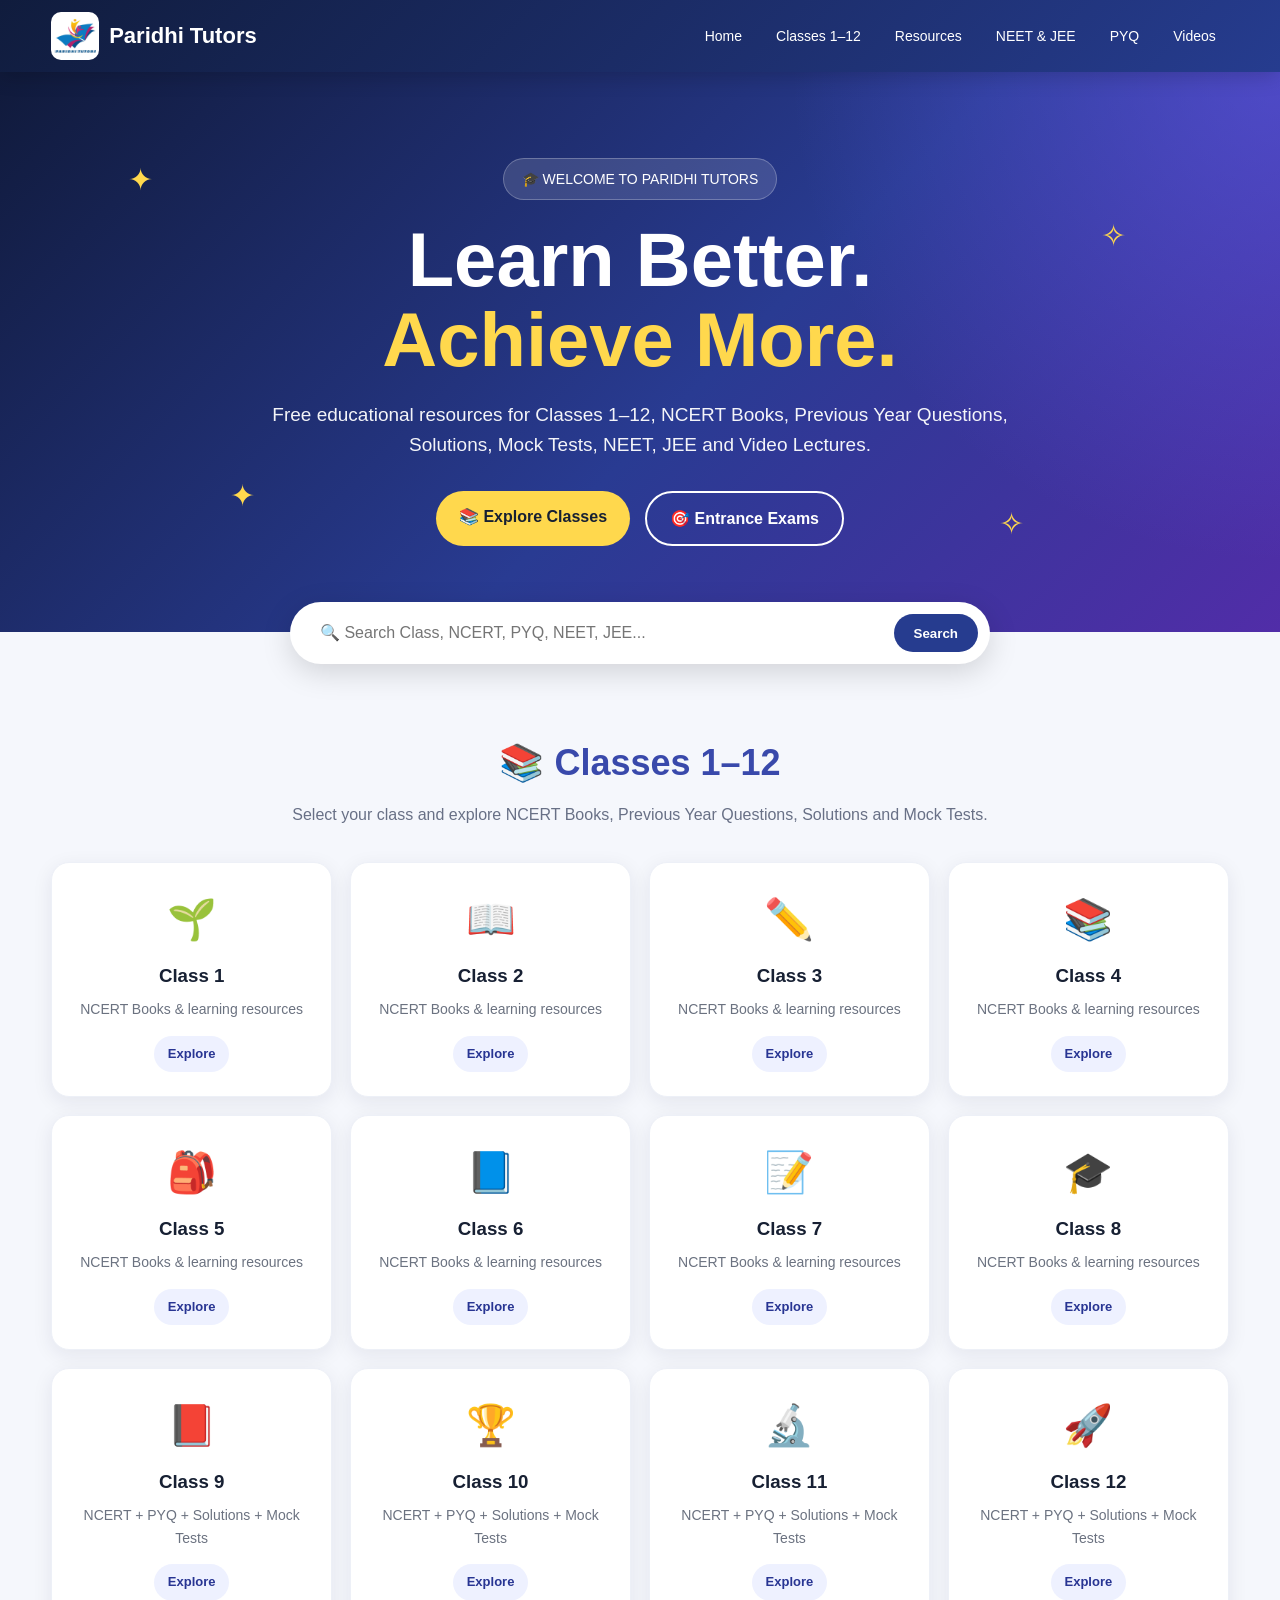
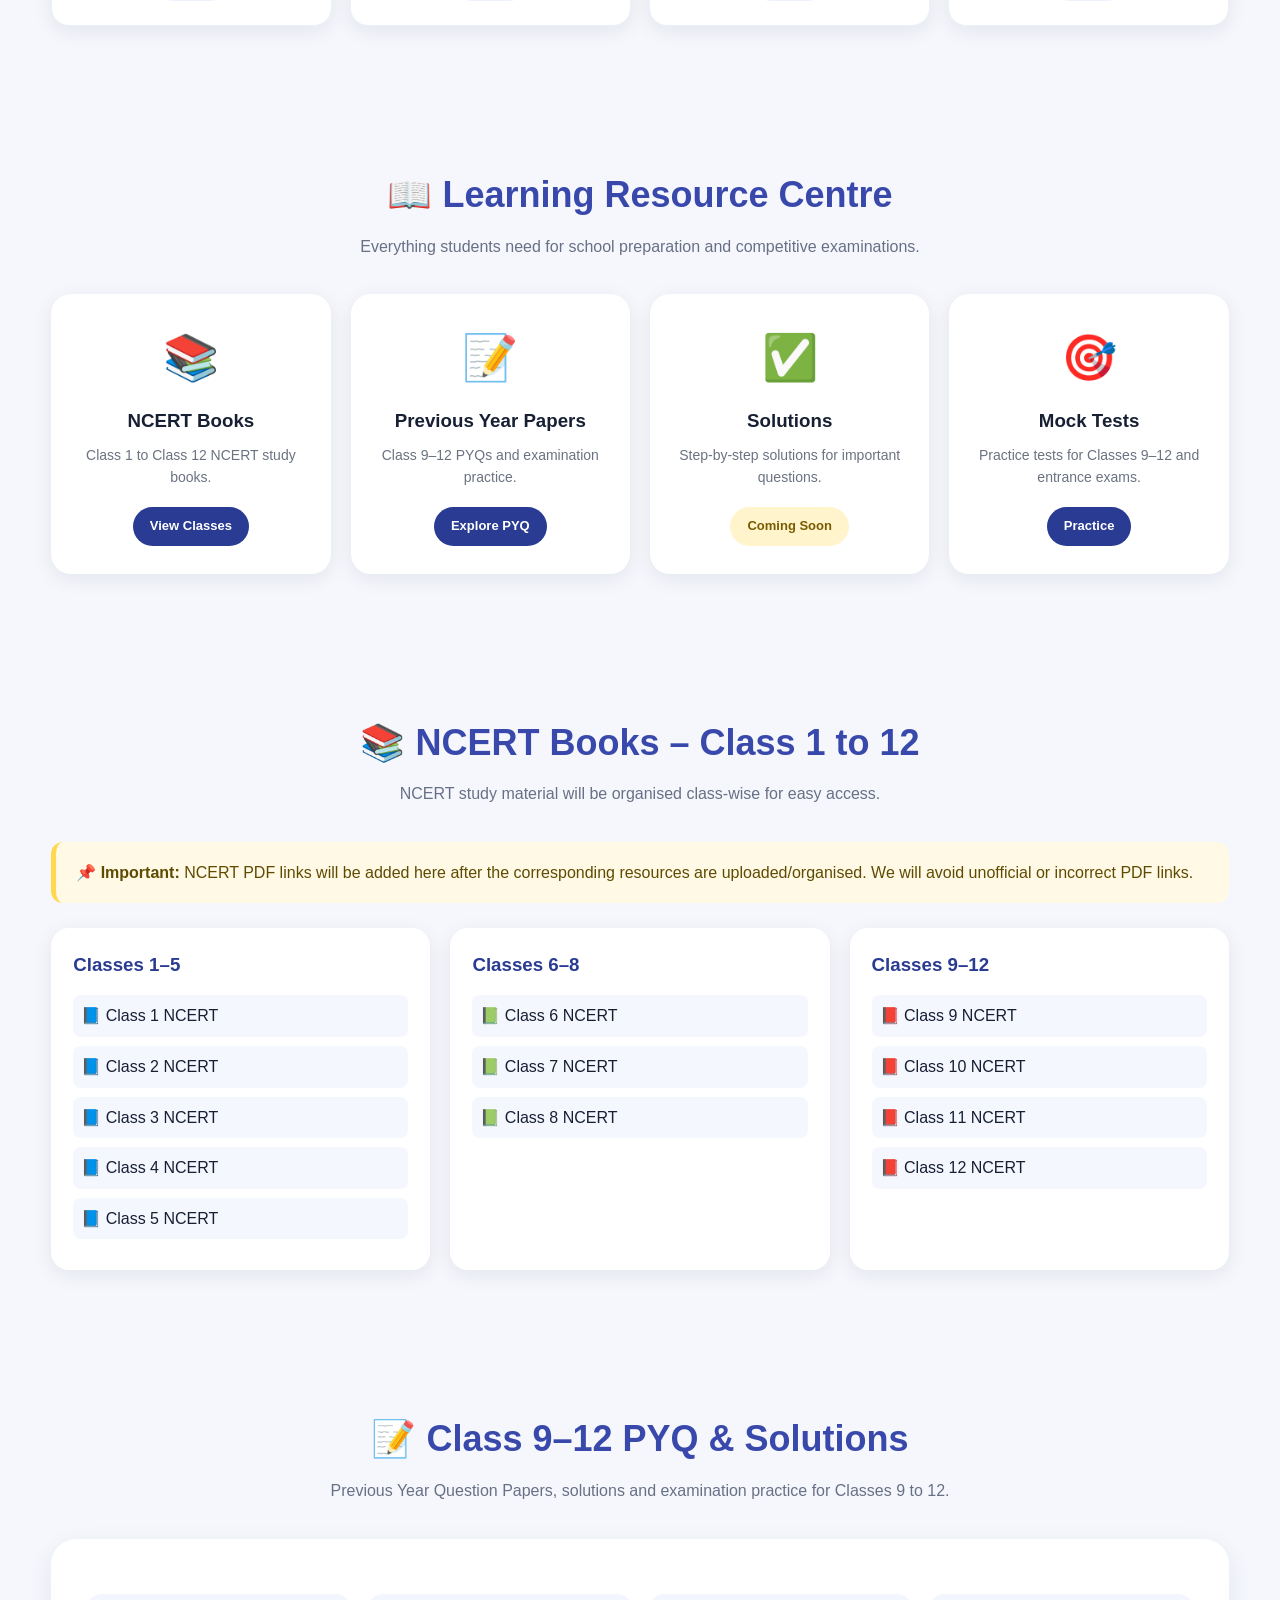
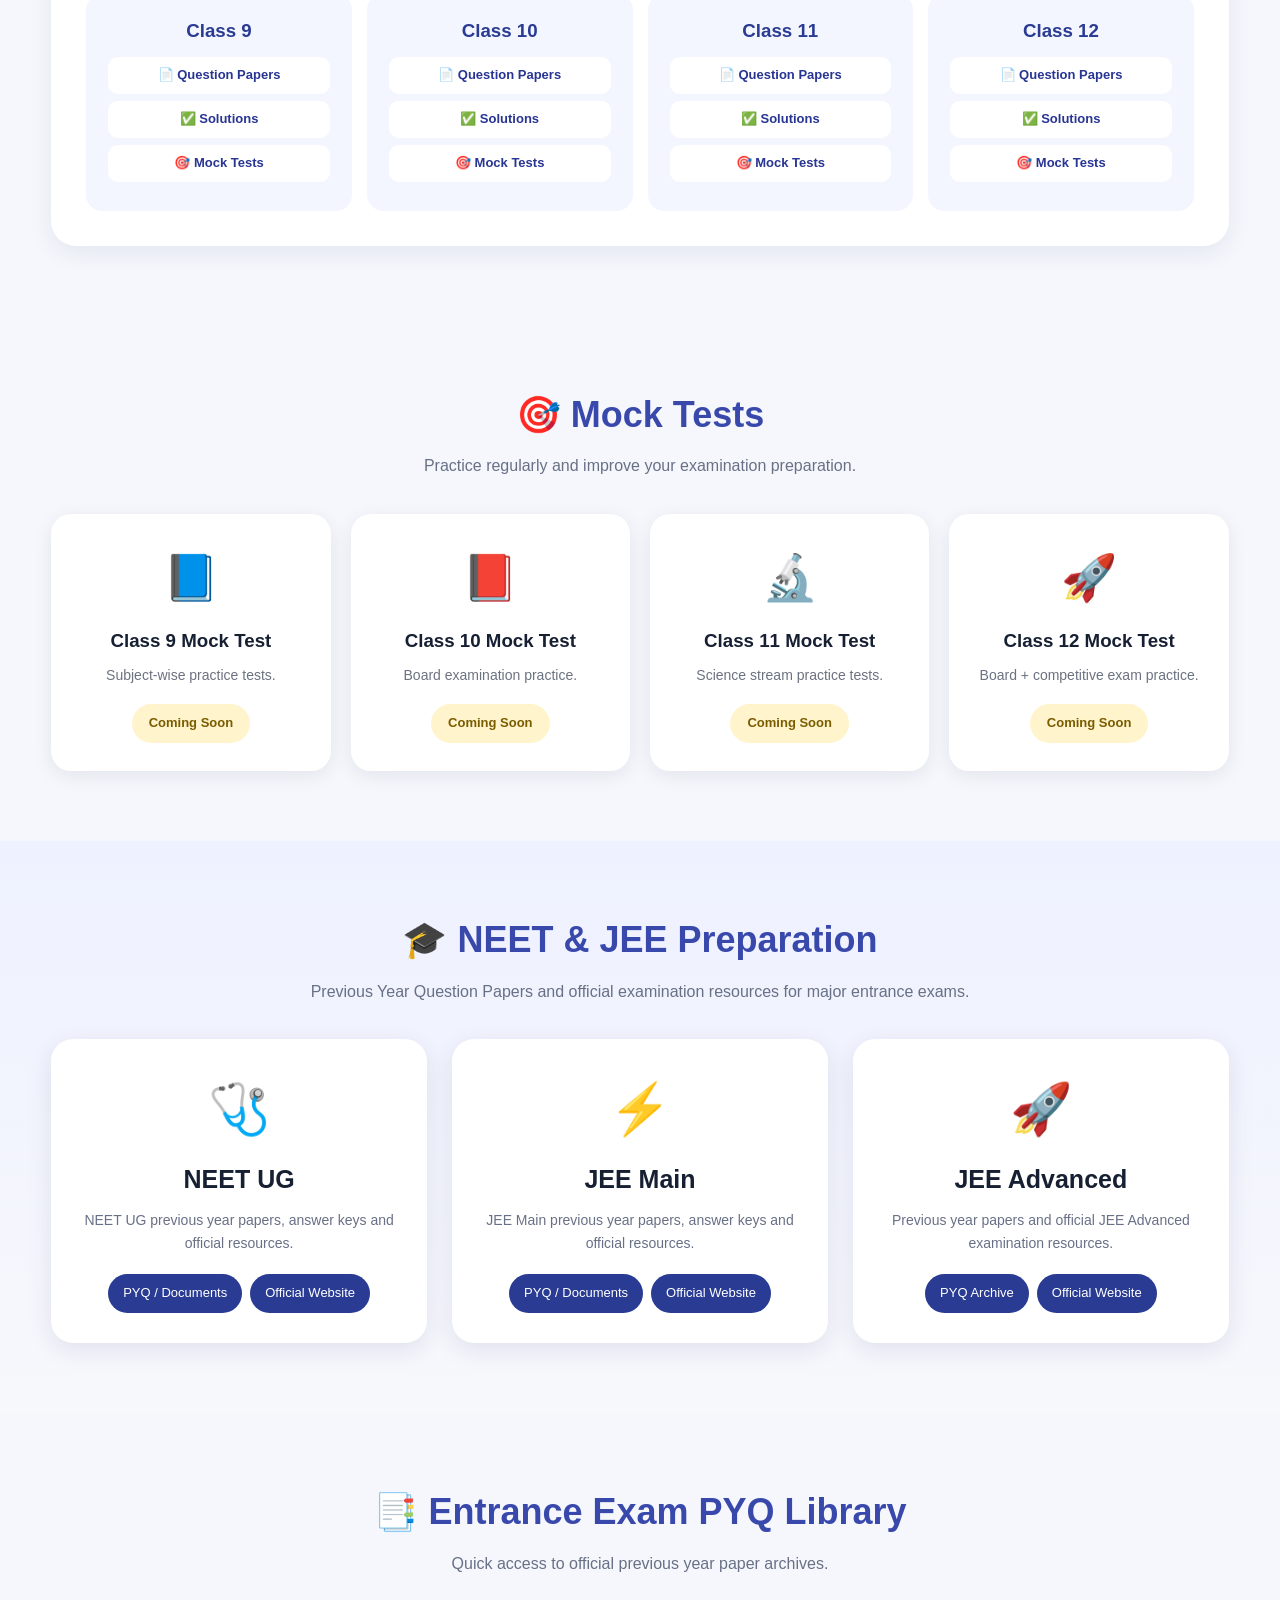
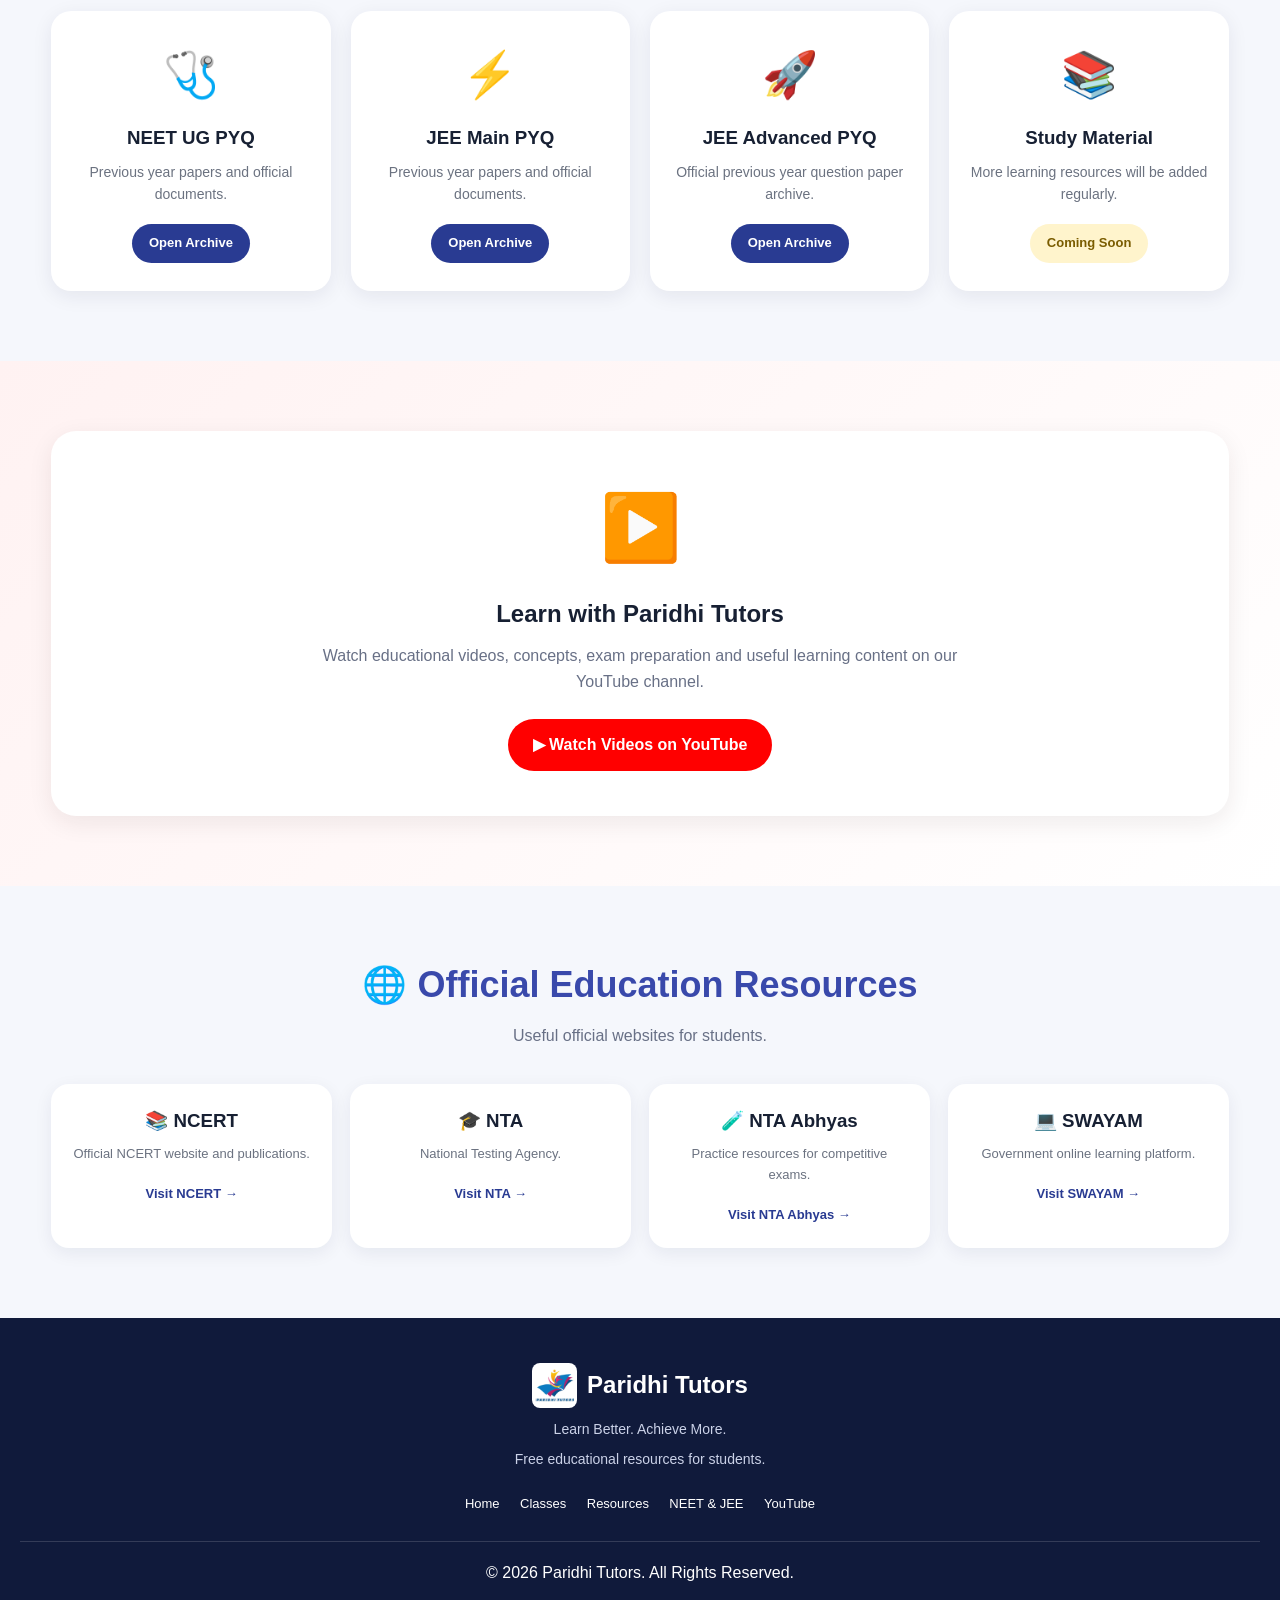
<file: index.html>
<!DOCTYPE html>
<html lang="en">
<head>
<meta charset="UTF-8">
<meta name="viewport" content="width=device-width, initial-scale=1.0">

<title>Paridhi Tutors | Classes 1–12 | NCERT | PYQ | Mock Tests | NEET & JEE</title>

<meta name="description"
content="Paridhi Tutors - Free educational resources for Classes 1 to 12, NCERT Books, Previous Year Question Papers, Solutions, Mock Tests, NEET UG, JEE Main, JEE Advanced and video lectures.">

<meta name="keywords"
content="Paridhi Tutors, NCERT Books, Class 1 to 12, CBSE, PYQ, Previous Year Questions, Solutions, Mock Tests, NEET, JEE Main, JEE Advanced">

<link rel="icon" href="logo.jpg">

<style>

/* =========================
   BASIC SETTINGS
========================= */

* {
    margin: 0;
    padding: 0;
    box-sizing: border-box;
    scroll-behavior: smooth;
}

body {
    font-family: Arial, Helvetica, sans-serif;
    background: #f5f7fc;
    color: #172033;
    line-height: 1.6;
}

a {
    text-decoration: none;
}

.container {
    width: 92%;
    max-width: 1200px;
    margin: auto;
}

/* =========================
   NAVBAR
========================= */

.navbar {
    position: sticky;
    top: 0;
    z-index: 999;

    background: linear-gradient(135deg, #101c3d, #263c8f);

    padding: 12px 4%;

    display: flex;
    justify-content: space-between;
    align-items: center;

    box-shadow: 0 4px 20px rgba(0,0,0,0.18);
}

.brand {
    display: flex;
    align-items: center;
    gap: 10px;
    color: white;
    font-size: 22px;
    font-weight: bold;
}

.brand img {
    width: 48px;
    height: 48px;
    object-fit: contain;
    border-radius: 10px;
    background: white;
    padding: 3px;
}

.nav-links {
    display: flex;
    gap: 8px;
    align-items: center;
}

.nav-links a {
    color: white;
    padding: 9px 13px;
    border-radius: 20px;
    font-size: 14px;
    transition: 0.3s;
}

.nav-links a:hover {
    background: rgba(255,255,255,0.18);
}

/* =========================
   HERO
========================= */

.hero {
    min-height: 560px;

    position: relative;
    overflow: hidden;

    background:
        radial-gradient(circle at top right, rgba(108,99,255,0.45), transparent 35%),
        linear-gradient(135deg, #101a3b, #293b92 55%, #512da8);

    color: white;

    display: flex;
    align-items: center;
    justify-content: center;

    text-align: center;

    padding: 70px 20px;
}

.hero-content {
    position: relative;
    z-index: 2;
    max-width: 900px;
}

.badge {
    display: inline-block;

    background: rgba(255,255,255,0.13);

    border: 1px solid rgba(255,255,255,0.25);

    padding: 9px 18px;

    border-radius: 30px;

    font-size: 14px;

    margin-bottom: 20px;
}

.hero h1 {
    font-size: clamp(42px, 7vw, 76px);
    line-height: 1.05;
    margin-bottom: 20px;
}

.hero h1 span {
    color: #ffd84d;
}

.hero p {
    font-size: 19px;
    max-width: 760px;
    margin: auto;
    opacity: 0.95;
}

.hero-buttons {
    margin-top: 30px;

    display: flex;
    justify-content: center;
    gap: 15px;

    flex-wrap: wrap;
}

.btn {
    display: inline-block;

    padding: 13px 23px;

    border-radius: 30px;

    font-weight: bold;

    transition: 0.3s;

    cursor: pointer;
}

.btn-primary {
    background: #ffd84d;
    color: #172033;
}

.btn-primary:hover {
    transform: translateY(-3px);
    box-shadow: 0 8px 20px rgba(0,0,0,0.25);
}

.btn-outline {
    color: white;
    border: 2px solid white;
}

.btn-outline:hover {
    background: white;
    color: #172033;
}

/* =========================
   SPARKLES
========================= */

.sparkle {
    position: absolute;
    color: #ffd84d;

    font-size: 30px;

    animation: sparkle 2.5s infinite ease-in-out;
}

.s1 {
    top: 15%;
    left: 10%;
}

.s2 {
    top: 25%;
    right: 12%;
    animation-delay: 0.5s;
}

.s3 {
    bottom: 20%;
    left: 18%;
    animation-delay: 1s;
}

.s4 {
    bottom: 15%;
    right: 20%;
    animation-delay: 1.5s;
}

@keyframes sparkle {

    0%,100% {
        opacity: 0.3;
        transform: scale(0.7) rotate(0deg);
    }

    50% {
        opacity: 1;
        transform: scale(1.3) rotate(180deg);
    }
}

/* =========================
   SEARCH
========================= */

.search-area {
    margin-top: -30px;

    position: relative;
    z-index: 10;
}

.search-box {
    background: white;

    max-width: 700px;

    margin: auto;

    padding: 12px;

    border-radius: 40px;

    box-shadow: 0 8px 30px rgba(0,0,0,0.15);

    display: flex;
}

.search-box input {
    flex: 1;

    border: none;

    outline: none;

    font-size: 16px;

    padding: 10px 18px;

    background: transparent;
}

.search-box button {
    border: none;

    background: #263c8f;

    color: white;

    border-radius: 30px;

    padding: 10px 20px;

    cursor: pointer;

    font-weight: bold;
}

/* =========================
   SECTION
========================= */

section {
    padding: 70px 0;
}

.section-title {
    text-align: center;

    font-size: 36px;

    margin-bottom: 10px;
}

.section-title span {
    color: #3949ab;
}

.section-subtitle {
    text-align: center;

    color: #687086;

    max-width: 720px;

    margin: 0 auto 35px;
}

/* =========================
   CLASS CARDS
========================= */

.class-grid {
    display: grid;

    grid-template-columns: repeat(4, 1fr);

    gap: 18px;
}

.class-card {
    background: white;

    border-radius: 18px;

    padding: 24px;

    text-align: center;

    box-shadow: 0 5px 20px rgba(20,30,70,0.08);

    border: 1px solid #edf0f7;

    transition: 0.3s;
}

.class-card:hover {
    transform: translateY(-6px);

    box-shadow: 0 12px 28px rgba(20,30,70,0.14);
}

.class-icon {
    font-size: 40px;

    margin-bottom: 10px;
}

.class-card h3 {
    margin-bottom: 7px;
}

.class-card p {
    color: #6b7280;

    font-size: 14px;

    margin-bottom: 15px;
}

.small-btn {
    display: inline-block;

    background: #eef1ff;

    color: #283593;

    padding: 8px 14px;

    border-radius: 20px;

    font-size: 13px;

    font-weight: bold;
}

/* =========================
   RESOURCE CARDS
========================= */

.resource-grid {
    display: grid;

    grid-template-columns: repeat(4, 1fr);

    gap: 20px;
}

.resource-card {
    background: white;

    padding: 28px 20px;

    border-radius: 20px;

    text-align: center;

    box-shadow: 0 5px 20px rgba(20,30,70,0.08);

    transition: 0.3s;
}

.resource-card:hover {
    transform: translateY(-6px);
}

.resource-icon {
    font-size: 45px;

    margin-bottom: 12px;
}

.resource-card h3 {
    margin-bottom: 8px;
}

.resource-card p {
    font-size: 14px;

    color: #6b7280;

    margin-bottom: 18px;
}

.resource-btn {
    display: inline-block;

    padding: 9px 17px;

    border-radius: 22px;

    background: #293b92;

    color: white;

    font-size: 13px;

    font-weight: bold;
}

.coming {
    background: #fff4cc;

    color: #7a5c00;
}

/* =========================
   CLASS RESOURCE DETAILS
========================= */

.class-resources {
    display: grid;

    grid-template-columns: repeat(3, 1fr);

    gap: 20px;
}

.details-card {
    background: white;

    border-radius: 18px;

    padding: 22px;

    box-shadow: 0 5px 20px rgba(20,30,70,0.08);
}

.details-card h3 {
    color: #293b92;

    margin-bottom: 15px;
}

.details-card ul {
    list-style: none;
}

.details-card li {
    margin: 9px 0;

    padding: 8px;

    background: #f5f7ff;

    border-radius: 8px;
}

.details-card a {
    color: #283593;

    font-weight: bold;
}

/* =========================
   EXAM CARDS
========================= */

.exam-section {
    background: linear-gradient(180deg, #eef1ff, #f7f8fc);
}

.exam-grid {
    display: grid;

    grid-template-columns: repeat(3, 1fr);

    gap: 25px;
}

.exam-card {
    background: white;

    border-radius: 22px;

    padding: 30px;

    box-shadow: 0 7px 25px rgba(30,40,100,0.1);

    text-align: center;

    transition: 0.3s;
}

.exam-card:hover {
    transform: translateY(-7px);
}

.exam-logo {
    font-size: 50px;

    margin-bottom: 10px;
}

.exam-card h3 {
    font-size: 25px;

    margin-bottom: 10px;
}

.exam-card p {
    color: #687086;

    font-size: 14px;

    margin-bottom: 20px;
}

.exam-buttons {
    display: flex;

    gap: 8px;

    justify-content: center;

    flex-wrap: wrap;
}

.exam-buttons a {
    background: #293b92;

    color: white;

    padding: 9px 15px;

    border-radius: 20px;

    font-size: 13px;
}

/* =========================
   PYQ SECTION
========================= */

.pyq-box {
    background: white;

    border-radius: 25px;

    padding: 35px;

    box-shadow: 0 7px 25px rgba(30,40,100,0.08);
}

.pyq-grid {
    display: grid;

    grid-template-columns: repeat(4, 1fr);

    gap: 15px;

    margin-top: 20px;
}

.year-card {
    background: #f4f6ff;

    padding: 22px;

    border-radius: 16px;

    text-align: center;
}

.year-card h3 {
    color: #293b92;

    margin-bottom: 12px;
}

.year-card a {
    display: block;

    background: white;

    margin: 7px 0;

    padding: 8px;

    border-radius: 10px;

    color: #283593;

    font-size: 13px;

    font-weight: bold;
}

/* =========================
   YOUTUBE
========================= */

.youtube-section {
    background: linear-gradient(135deg, #fff2f2, #fff);
}

.youtube-box {
    background: white;

    border-radius: 25px;

    padding: 45px 25px;

    text-align: center;

    box-shadow: 0 7px 25px rgba(50,20,20,0.08);
}

.youtube-icon {
    font-size: 65px;

    margin-bottom: 15px;
}

.youtube-box h2 {
    margin-bottom: 10px;
}

.youtube-box p {
    color: #687086;

    max-width: 700px;

    margin: auto auto 25px;
}

.youtube-btn {
    display: inline-block;

    background: #ff0000;

    color: white;

    padding: 13px 25px;

    border-radius: 30px;

    font-weight: bold;
}

/* =========================
   OFFICIAL RESOURCES
========================= */

.official-grid {
    display: grid;

    grid-template-columns: repeat(4, 1fr);

    gap: 18px;
}

.official-card {
    background: white;

    padding: 22px;

    border-radius: 18px;

    text-align: center;

    box-shadow: 0 5px 18px rgba(20,30,70,0.07);
}

.official-card h3 {
    margin-bottom: 8px;
}

.official-card p {
    color: #6b7280;

    font-size: 13px;

    margin-bottom: 15px;
}

.official-card a {
    display: inline-block;

    color: #293b92;

    font-weight: bold;

    font-size: 13px;
}

/* =========================
   NOTICE
========================= */

.notice {
    background: #fff9e6;

    border-left: 5px solid #ffd84d;

    padding: 18px 20px;

    border-radius: 12px;

    margin: 25px 0;

    color: #5f4b00;
}

/* =========================
   FOOTER
========================= */

footer {
    background: #101a3b;

    color: white;

    padding: 45px 20px 20px;

    text-align: center;
}

.footer-logo {
    display: flex;

    justify-content: center;

    align-items: center;

    gap: 10px;

    font-size: 24px;

    font-weight: bold;

    margin-bottom: 10px;
}

.footer-logo img {
    width: 45px;

    height: 45px;

    background: white;

    border-radius: 8px;

    padding: 3px;
}

footer p {
    color: #cbd2e8;

    font-size: 14px;

    margin: 7px 0;
}

.footer-links {
    margin: 20px 0;
}

.footer-links a {
    color: white;

    margin: 0 8px;

    font-size: 13px;
}

.copyright {
    border-top: 1px solid rgba(255,255,255,0.15);

    margin-top: 25px;

    padding-top: 18px;
}

/* =========================
   SEARCH HIGHLIGHT
========================= */

.searchable.hidden {
    display: none;
}

.no-results {
    display: none;

    text-align: center;

    padding: 30px;

    color: #777;
}

/* =========================
   MOBILE
========================= */

@media(max-width: 950px) {

    .nav-links {
        display: none;
    }

    .class-grid {
        grid-template-columns: repeat(2, 1fr);
    }

    .resource-grid {
        grid-template-columns: repeat(2, 1fr);
    }

    .class-resources {
        grid-template-columns: repeat(2, 1fr);
    }

    .official-grid {
        grid-template-columns: repeat(2, 1fr);
    }

    .pyq-grid {
        grid-template-columns: repeat(2, 1fr);
    }
}

@media(max-width: 600px) {

    .navbar {
        padding: 10px 15px;
    }

    .brand {
        font-size: 18px;
    }

    .brand img {
        width: 42px;
        height: 42px;
    }

    .hero {
        min-height: 520px;

        padding: 60px 15px;
    }

    .hero p {
        font-size: 16px;
    }

    section {
        padding: 50px 0;
    }

    .section-title {
        font-size: 28px;
    }

    .class-grid,
    .resource-grid,
    .class-resources,
    .exam-grid,
    .official-grid,
    .pyq-grid {
        grid-template-columns: 1fr;
    }

    .pyq-box {
        padding: 20px;
    }

    .search-box {
        width: 94%;
    }

    .search-box button {
        padding: 10px 14px;
    }
}

</style>
</head>

<body>

<!-- =========================
     NAVBAR
========================= -->

<nav class="navbar">

    <a href="index.html" class="brand">

        <img src="logo.jpg" alt="Paridhi Tutors Logo">

        <span>Paridhi Tutors</span>

    </a>

    <div class="nav-links">

        <a href="#home">Home</a>

        <a href="#classes">Classes 1–12</a>

        <a href="#resources">Resources</a>

        <a href="#exams">NEET & JEE</a>

        <a href="#pyq">PYQ</a>

        <a href="#videos">Videos</a>

    </div>

</nav>


<!-- =========================
     HERO
========================= -->

<section class="hero" id="home">

    <div class="sparkle s1">✦</div>
    <div class="sparkle s2">✧</div>
    <div class="sparkle s3">✦</div>
    <div class="sparkle s4">✧</div>

    <div class="hero-content">

        <div class="badge">
            🎓 WELCOME TO PARIDHI TUTORS
        </div>

        <h1>
            Learn Better.<br>
            <span>Achieve More.</span>
        </h1>

        <p>
            Free educational resources for Classes 1–12,
            NCERT Books, Previous Year Questions, Solutions,
            Mock Tests, NEET, JEE and Video Lectures.
        </p>

        <div class="hero-buttons">

            <a href="#classes" class="btn btn-primary">
                📚 Explore Classes
            </a>

            <a href="#exams" class="btn btn-outline">
                🎯 Entrance Exams
            </a>

        </div>

    </div>

</section>


<!-- =========================
     SEARCH
========================= -->

<div class="search-area">

    <div class="search-box">

        <input
            type="text"
            id="searchInput"
            placeholder="🔍 Search Class, NCERT, PYQ, NEET, JEE..."
            onkeyup="searchWebsite()"
        >

        <button onclick="searchWebsite()">
            Search
        </button>

    </div>

</div>


<!-- =========================
     CLASSES 1–12
========================= -->

<section id="classes">

<div class="container">

    <h2 class="section-title">
        📚 <span>Classes 1–12</span>
    </h2>

    <p class="section-subtitle">
        Select your class and explore NCERT Books,
        Previous Year Questions, Solutions and Mock Tests.
    </p>

    <div class="class-grid">


        <!-- CLASS 1 -->

        <div class="class-card searchable">

            <div class="class-icon">🌱</div>

            <h3>Class 1</h3>

            <p>
                NCERT Books & learning resources
            </p>

            <a href="#resources" class="small-btn">
                Explore
            </a>

        </div>


        <!-- CLASS 2 -->

        <div class="class-card searchable">

            <div class="class-icon">📖</div>

            <h3>Class 2</h3>

            <p>
                NCERT Books & learning resources
            </p>

            <a href="#resources" class="small-btn">
                Explore
            </a>

        </div>


        <!-- CLASS 3 -->

        <div class="class-card searchable">

            <div class="class-icon">✏️</div>

            <h3>Class 3</h3>

            <p>
                NCERT Books & learning resources
            </p>

            <a href="#resources" class="small-btn">
                Explore
            </a>

        </div>


        <!-- CLASS 4 -->

        <div class="class-card searchable">

            <div class="class-icon">📚</div>

            <h3>Class 4</h3>

            <p>
                NCERT Books & learning resources
            </p>

            <a href="#resources" class="small-btn">
                Explore
            </a>

        </div>


        <!-- CLASS 5 -->

        <div class="class-card searchable">

            <div class="class-icon">🎒</div>

            <h3>Class 5</h3>

            <p>
                NCERT Books & learning resources
            </p>

            <a href="#resources" class="small-btn">
                Explore
            </a>

        </div>


        <!-- CLASS 6 -->

        <div class="class-card searchable">

            <div class="class-icon">📘</div>

            <h3>Class 6</h3>

            <p>
                NCERT Books & learning resources
            </p>

            <a href="#resources" class="small-btn">
                Explore
            </a>

        </div>


        <!-- CLASS 7 -->

        <div class="class-card searchable">

            <div class="class-icon">📝</div>

            <h3>Class 7</h3>

            <p>
                NCERT Books & learning resources
            </p>

            <a href="#resources" class="small-btn">
                Explore
            </a>

        </div>


        <!-- CLASS 8 -->

        <div class="class-card searchable">

            <div class="class-icon">🎓</div>

            <h3>Class 8</h3>

            <p>
                NCERT Books & learning resources
            </p>

            <a href="#resources" class="small-btn">
                Explore
            </a>

        </div>


        <!-- CLASS 9 -->

        <div class="class-card searchable">

            <div class="class-icon">📕</div>

            <h3>Class 9</h3>

            <p>
                NCERT + PYQ + Solutions + Mock Tests
            </p>

            <a href="#class9-12" class="small-btn">
                Explore
            </a>

        </div>


        <!-- CLASS 10 -->

        <div class="class-card searchable">

            <div class="class-icon">🏆</div>

            <h3>Class 10</h3>

            <p>
                NCERT + PYQ + Solutions + Mock Tests
            </p>

            <a href="#class9-12" class="small-btn">
                Explore
            </a>

        </div>


        <!-- CLASS 11 -->

        <div class="class-card searchable">

            <div class="class-icon">🔬</div>

            <h3>Class 11</h3>

            <p>
                NCERT + PYQ + Solutions + Mock Tests
            </p>

            <a href="#class9-12" class="small-btn">
                Explore
            </a>

        </div>


        <!-- CLASS 12 -->

        <div class="class-card searchable">

            <div class="class-icon">🚀</div>

            <h3>Class 12</h3>

            <p>
                NCERT + PYQ + Solutions + Mock Tests
            </p>

            <a href="#class9-12" class="small-btn">
                Explore
            </a>

        </div>

    </div>

</div>

</section>


<!-- =========================
     RESOURCE CENTRE
========================= -->

<section id="resources">

<div class="container">

    <h2 class="section-title">
        📖 <span>Learning Resource Centre</span>
    </h2>

    <p class="section-subtitle">
        Everything students need for school preparation
        and competitive examinations.
    </p>


    <div class="resource-grid">


        <!-- NCERT -->

        <div class="resource-card searchable">

            <div class="resource-icon">
                📚
            </div>

            <h3>NCERT Books</h3>

            <p>
                Class 1 to Class 12 NCERT study books.
            </p>

            <a href="#ncert"
               class="resource-btn">
                View Classes
            </a>

        </div>


        <!-- PYQ -->

        <div class="resource-card searchable">

            <div class="resource-icon">
                📝
            </div>

            <h3>Previous Year Papers</h3>

            <p>
                Class 9–12 PYQs and examination practice.
            </p>

            <a href="#class9-12"
               class="resource-btn">
                Explore PYQ
            </a>

        </div>


        <!-- SOLUTIONS -->

        <div class="resource-card searchable">

            <div class="resource-icon">
                ✅
            </div>

            <h3>Solutions</h3>

            <p>
                Step-by-step solutions for important questions.
            </p>

            <a href="#class9-12"
               class="resource-btn coming">
                Coming Soon
            </a>

        </div>


        <!-- MOCK TEST -->

        <div class="resource-card searchable">

            <div class="resource-icon">
                🎯
            </div>

            <h3>Mock Tests</h3>

            <p>
                Practice tests for Classes 9–12 and entrance exams.
            </p>

            <a href="#mock-tests"
               class="resource-btn">
                Practice
            </a>

        </div>

    </div>

</div>

</section>


<!-- =========================
     NCERT BOOKS
========================= -->

<section id="ncert">

<div class="container">

    <h2 class="section-title">
        📚 <span>NCERT Books – Class 1 to 12</span>
    </h2>

    <p class="section-subtitle">
        NCERT study material will be organised class-wise
        for easy access.
    </p>


    <div class="notice">

        <strong>📌 Important:</strong>
        NCERT PDF links will be added here after the
        corresponding resources are uploaded/organised.
        We will avoid unofficial or incorrect PDF links.

    </div>


    <div class="class-resources">


        <div class="details-card searchable">

            <h3>Classes 1–5</h3>

            <ul>

                <li>
                    📘 Class 1 NCERT
                </li>

                <li>
                    📘 Class 2 NCERT
                </li>

                <li>
                    📘 Class 3 NCERT
                </li>

                <li>
                    📘 Class 4 NCERT
                </li>

                <li>
                    📘 Class 5 NCERT
                </li>

            </ul>

        </div>


        <div class="details-card searchable">

            <h3>Classes 6–8</h3>

            <ul>

                <li>
                    📗 Class 6 NCERT
                </li>

                <li>
                    📗 Class 7 NCERT
                </li>

                <li>
                    📗 Class 8 NCERT
                </li>

            </ul>

        </div>


        <div class="details-card searchable">

            <h3>Classes 9–12</h3>

            <ul>

                <li>
                    📕 Class 9 NCERT
                </li>

                <li>
                    📕 Class 10 NCERT
                </li>

                <li>
                    📕 Class 11 NCERT
                </li>

                <li>
                    📕 Class 12 NCERT
                </li>

            </ul>

        </div>

    </div>

</div>

</section>


<!-- =========================
     CLASS 9–12 PYQ
========================= -->

<section id="class9-12">

<div class="container">

    <h2 class="section-title">
        📝 <span>Class 9–12 PYQ & Solutions</span>
    </h2>

    <p class="section-subtitle">
        Previous Year Question Papers, solutions and
        examination practice for Classes 9 to 12.
    </p>


    <div class="pyq-box">


        <div class="pyq-grid">


            <!-- CLASS 9 -->

            <div class="year-card searchable">

                <h3>Class 9</h3>

                <a href="#" onclick="comingSoon(event)">
                    📄 Question Papers
                </a>

                <a href="#" onclick="comingSoon(event)">
                    ✅ Solutions
                </a>

                <a href="#mock-tests">
                    🎯 Mock Tests
                </a>

            </div>


            <!-- CLASS 10 -->

            <div class="year-card searchable">

                <h3>Class 10</h3>

                <a href="#" onclick="comingSoon(event)">
                    📄 Question Papers
                </a>

                <a href="#" onclick="comingSoon(event)">
                    ✅ Solutions
                </a>

                <a href="#mock-tests">
                    🎯 Mock Tests
                </a>

            </div>


            <!-- CLASS 11 -->

            <div class="year-card searchable">

                <h3>Class 11</h3>

                <a href="#" onclick="comingSoon(event)">
                    📄 Question Papers
                </a>

                <a href="#" onclick="comingSoon(event)">
                    ✅ Solutions
                </a>

                <a href="#mock-tests">
                    🎯 Mock Tests
                </a>

            </div>


            <!-- CLASS 12 -->

            <div class="year-card searchable">

                <h3>Class 12</h3>

                <a href="#" onclick="comingSoon(event)">
                    📄 Question Papers
                </a>

                <a href="#" onclick="comingSoon(event)">
                    ✅ Solutions
                </a>

                <a href="#mock-tests">
                    🎯 Mock Tests
                </a>

            </div>


        </div>

    </div>

</div>

</section>


<!-- =========================
     MOCK TESTS
========================= -->

<section id="mock-tests">

<div class="container">

    <h2 class="section-title">
        🎯 <span>Mock Tests</span>
    </h2>

    <p class="section-subtitle">
        Practice regularly and improve your examination
        preparation.
    </p>


    <div class="resource-grid">


        <div class="resource-card searchable">

            <div class="resource-icon">
                📘
            </div>

            <h3>Class 9 Mock Test</h3>

            <p>
                Subject-wise practice tests.
            </p>

            <a href="#" onclick="comingSoon(event)"
               class="resource-btn coming">
                Coming Soon
            </a>

        </div>


        <div class="resource-card searchable">

            <div class="resource-icon">
                📕
            </div>

            <h3>Class 10 Mock Test</h3>

            <p>
                Board examination practice.
            </p>

            <a href="#" onclick="comingSoon(event)"
               class="resource-btn coming">
                Coming Soon
            </a>

        </div>


        <div class="resource-card searchable">

            <div class="resource-icon">
                🔬
            </div>

            <h3>Class 11 Mock Test</h3>

            <p>
                Science stream practice tests.
            </p>

            <a href="#" onclick="comingSoon(event)"
               class="resource-btn coming">
                Coming Soon
            </a>

        </div>


        <div class="resource-card searchable">

            <div class="resource-icon">
                🚀
            </div>

            <h3>Class 12 Mock Test</h3>

            <p>
                Board + competitive exam practice.
            </p>

            <a href="#" onclick="comingSoon(event)"
               class="resource-btn coming">
                Coming Soon
            </a>

        </div>

    </div>

</div>

</section>


<!-- =========================
     NEET & JEE
========================= -->

<section class="exam-section" id="exams">

<div class="container">

    <h2 class="section-title">
        🎓 <span>NEET & JEE Preparation</span>
    </h2>

    <p class="section-subtitle">
        Previous Year Question Papers and official
        examination resources for major entrance exams.
    </p>


    <div class="exam-grid">


        <!-- NEET -->

        <div class="exam-card searchable">

            <div class="exam-logo">
                🩺
            </div>

            <h3>NEET UG</h3>

            <p>
                NEET UG previous year papers,
                answer keys and official resources.
            </p>

            <div class="exam-buttons">

                <a
                href="https://neet.nta.nic.in/documents/"
                target="_blank">
                    PYQ / Documents
                </a>

                <a
                href="https://neet.nta.nic.in/"
                target="_blank">
                    Official Website
                </a>

            </div>

        </div>


        <!-- JEE MAIN -->

        <div class="exam-card searchable">

            <div class="exam-logo">
                ⚡
            </div>

            <h3>JEE Main</h3>

            <p>
                JEE Main previous year papers,
                answer keys and official resources.
            </p>

            <div class="exam-buttons">

                <a
                href="https://jeemain.nta.nic.in/documents/"
                target="_blank">
                    PYQ / Documents
                </a>

                <a
                href="https://jeemain.nta.nic.in/"
                target="_blank">
                    Official Website
                </a>

            </div>

        </div>


        <!-- JEE ADVANCED -->

        <div class="exam-card searchable">

            <div class="exam-logo">
                🚀
            </div>

            <h3>JEE Advanced</h3>

            <p>
                Previous year papers and official
                JEE Advanced examination resources.
            </p>

            <div class="exam-buttons">

                <a
                href="https://jeeadv.ac.in/archive.html"
                target="_blank">
                    PYQ Archive
                </a>

                <a
                href="https://jeeadv.ac.in/"
                target="_blank">
                    Official Website
                </a>

            </div>

        </div>

    </div>

</div>

</section>


<!-- =========================
     PYQ LIBRARY
========================= -->

<section id="pyq">

<div class="container">

    <h2 class="section-title">
        📑 <span>Entrance Exam PYQ Library</span>
    </h2>

    <p class="section-subtitle">
        Quick access to official previous year paper
        archives.
    </p>


    <div class="resource-grid">


        <div class="resource-card searchable">

            <div class="resource-icon">
                🩺
            </div>

            <h3>NEET UG PYQ</h3>

            <p>
                Previous year papers and official documents.
            </p>

            <a
            href="https://neet.nta.nic.in/documents/"
            target="_blank"
            class="resource-btn">
                Open Archive
            </a>

        </div>


        <div class="resource-card searchable">

            <div class="resource-icon">
                ⚡
            </div>

            <h3>JEE Main PYQ</h3>

            <p>
                Previous year papers and official documents.
            </p>

            <a
            href="https://jeemain.nta.nic.in/documents/"
            target="_blank"
            class="resource-btn">
                Open Archive
            </a>

        </div>


        <div class="resource-card searchable">

            <div class="resource-icon">
                🚀
            </div>

            <h3>JEE Advanced PYQ</h3>

            <p>
                Official previous year question paper archive.
            </p>

            <a
            href="https://jeeadv.ac.in/archive.html"
            target="_blank"
            class="resource-btn">
                Open Archive
            </a>

        </div>


        <div class="resource-card searchable">

            <div class="resource-icon">
                📚
            </div>

            <h3>Study Material</h3>

            <p>
                More learning resources will be added regularly.
            </p>

            <a
            href="#"
            onclick="comingSoon(event)"
            class="resource-btn coming">
                Coming Soon
            </a>

        </div>

    </div>

</div>

</section>


<!-- =========================
     YOUTUBE
========================= -->

<section class="youtube-section" id="videos">

<div class="container">

    <div class="youtube-box">

        <div class="youtube-icon">
            ▶️
        </div>

        <h2>
            Learn with Paridhi Tutors
        </h2>

        <p>
            Watch educational videos, concepts,
            exam preparation and useful learning content
            on our YouTube channel.
        </p>

        <a
        href="https://www.youtube.com/@paridhitutors2842"
        target="_blank"
        class="youtube-btn">

            ▶ Watch Videos on YouTube

        </a>

    </div>

</div>

</section>


<!-- =========================
     OFFICIAL RESOURCES
========================= -->

<section>

<div class="container">

    <h2 class="section-title">
        🌐 <span>Official Education Resources</span>
    </h2>

    <p class="section-subtitle">
        Useful official websites for students.
    </p>


    <div class="official-grid">


        <div class="official-card">

            <h3>📚 NCERT</h3>

            <p>
                Official NCERT website and publications.
            </p>

            <a
            href="https://ncert.nic.in/"
            target="_blank">
                Visit NCERT →
            </a>

        </div>


        <div class="official-card">

            <h3>🎓 NTA</h3>

            <p>
                National Testing Agency.
            </p>

            <a
            href="https://www.nta.ac.in/"
            target="_blank">
                Visit NTA →
            </a>

        </div>


        <div class="official-card">

            <h3>🧪 NTA Abhyas</h3>

            <p>
                Practice resources for competitive exams.
            </p>

            <a
            href="https://www.nta.ac.in/Abhyas"
            target="_blank">
                Visit NTA Abhyas →
            </a>

        </div>


        <div class="official-card">

            <h3>💻 SWAYAM</h3>

            <p>
                Government online learning platform.
            </p>

            <a
            href="https://swayam.gov.in/"
            target="_blank">
                Visit SWAYAM →
            </a>

        </div>

    </div>

</div>

</section>


<!-- =========================
     FOOTER
========================= -->

<footer>

    <div class="footer-logo">

        <img src="logo.jpg" alt="Paridhi Tutors">

        <span>Paridhi Tutors</span>

    </div>

    <p>
        Learn Better. Achieve More.
    </p>

    <p>
        Free educational resources for students.
    </p>


    <div class="footer-links">

        <a href="#home">Home</a>

        <a href="#classes">Classes</a>

        <a href="#resources">Resources</a>

        <a href="#exams">NEET & JEE</a>

        <a href="#videos">YouTube</a>

    </div>


    <div class="copyright">

        © 2026 Paridhi Tutors. All Rights Reserved.

    </div>

</footer>


<!-- =========================
     JAVASCRIPT
========================= -->

<script>

/* =========================
   SEARCH WEBSITE
========================= */

function searchWebsite() {

    const input =
        document.getElementById("searchInput")
        .value
        .toLowerCase()
        .trim();

    const items =
        document.querySelectorAll(".searchable");

    items.forEach(function(item) {

        const text =
            item.innerText.toLowerCase();

        if (input === "" || text.includes(input)) {

            item.classList.remove("hidden");

        } else {

            item.classList.add("hidden");

        }

    });

}


/* =========================
   COMING SOON
========================= */

function comingSoon(event) {

    event.preventDefault();

    alert(
        "📚 This resource is coming soon!\n\n" +
        "Paridhi Tutors will add the PDF/resource here."
    );

}

</script>

</body>
</html>
</file>
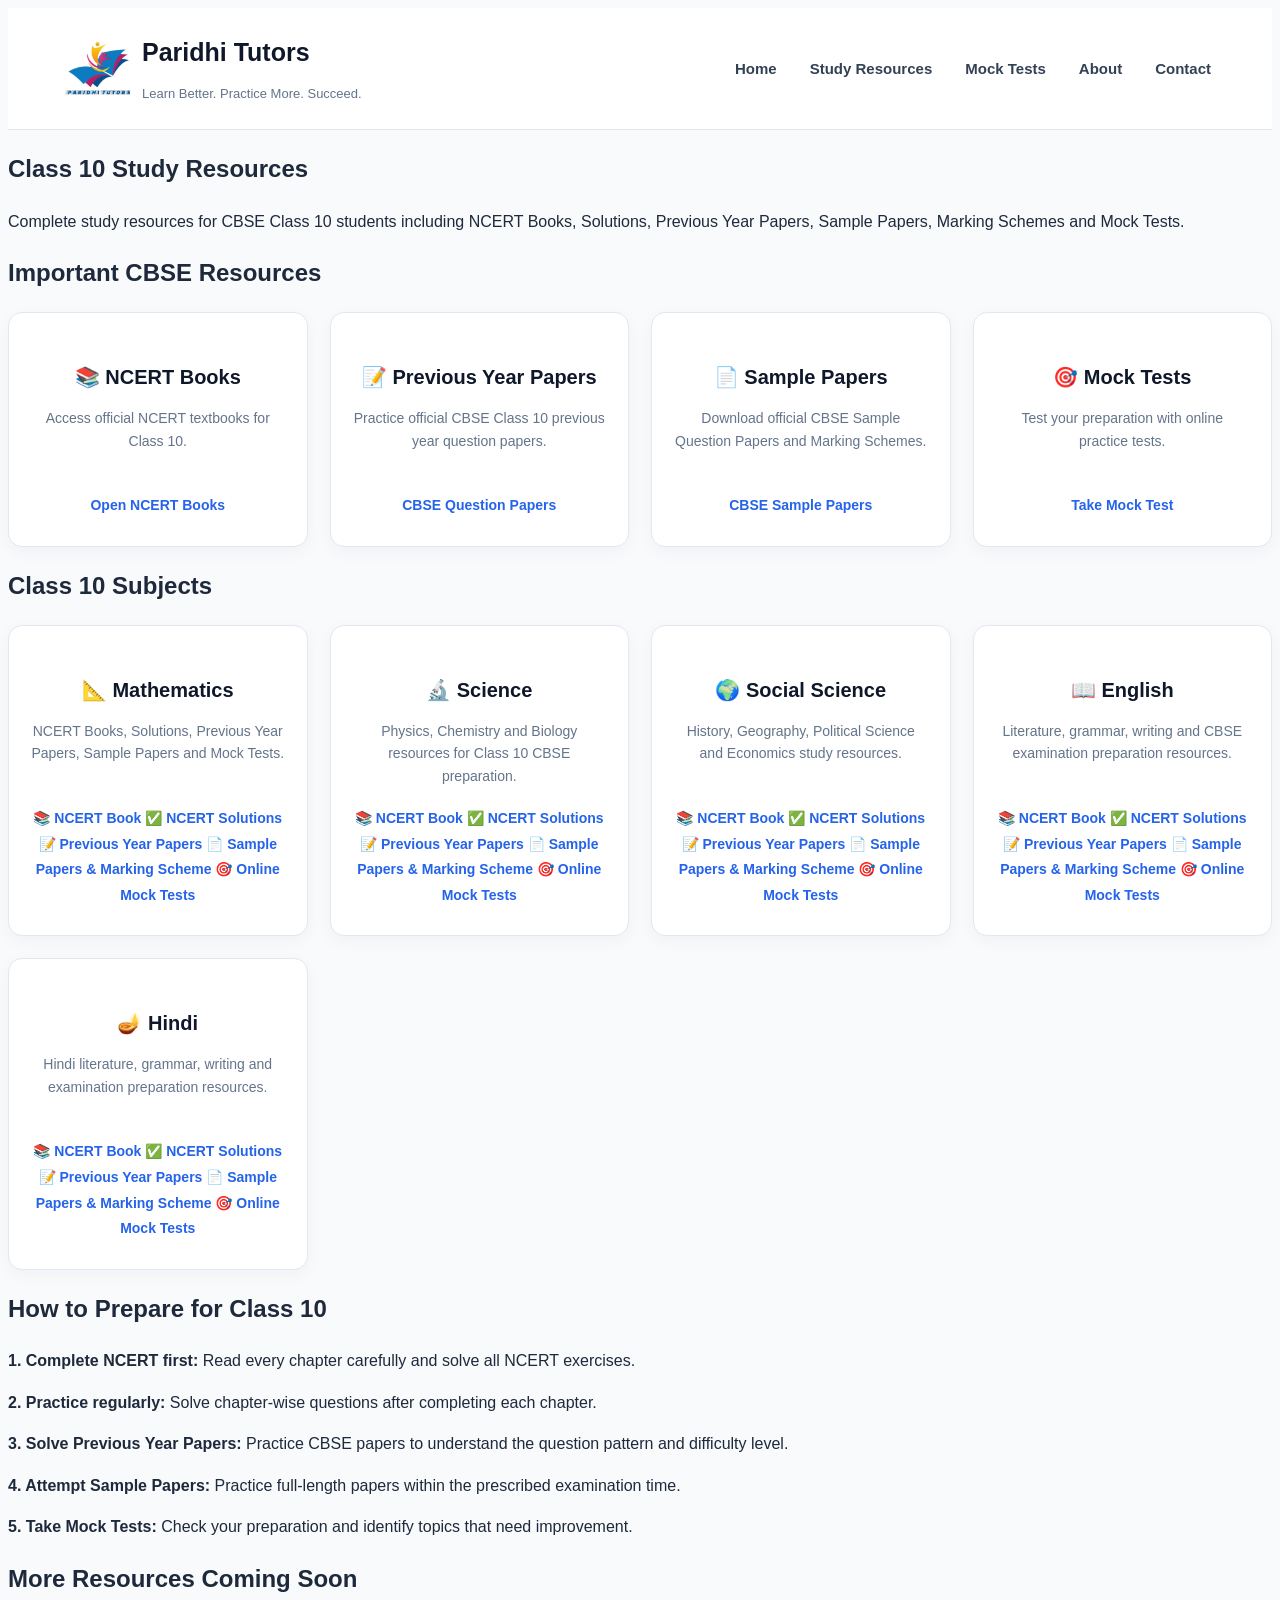
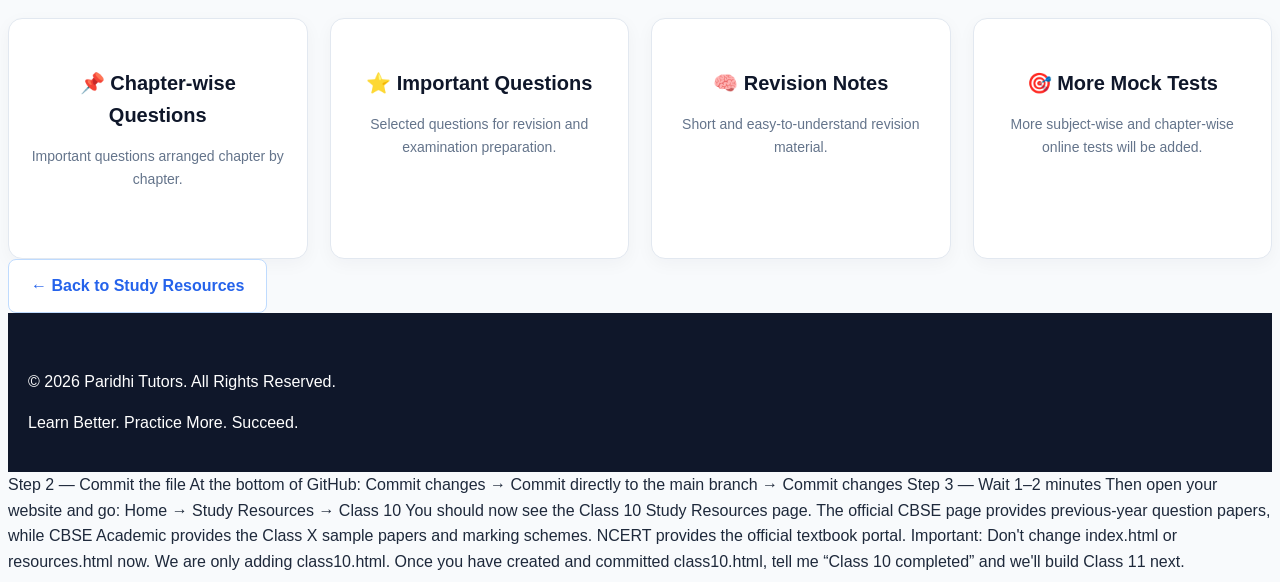
<file: class10.html>
<!DOCTYPE html>
<html lang="en">
<head>
    <meta charset="UTF-8">
    <meta name="viewport" content="width=device-width, initial-scale=1.0">

    <title>Class 10 Study Resources | Paridhi Tutors</title>

    <link rel="stylesheet" href="style.css">
</head>

<body>

<header class="site-header">
    <div class="header-container">

        <div class="brand">
            <img src="logo.jpg" alt="Paridhi Tutors Logo" class="logo">

            <div class="brand-text">
                <h1>Paridhi Tutors</h1>
                <p>Learn Better. Practice More. Succeed.</p>
            </div>
        </div>

        <nav class="main-nav">
            <a href="index.html">Home</a>
            <a href="resources.html">Study Resources</a>
            <a href="mock-tests.html">Mock Tests</a>
            <a href="index.html#about">About</a>
            <a href="index.html#contact">Contact</a>
        </nav>

    </div>
</header>


<main>

    <!-- PAGE INTRODUCTION -->

    <section class="page-header">
        <div class="container">

            <h2>Class 10 Study Resources</h2>

            <p>
                Complete study resources for CBSE Class 10 students including
                NCERT Books, Solutions, Previous Year Papers, Sample Papers,
                Marking Schemes and Mock Tests.
            </p>

        </div>
    </section>


    <!-- IMPORTANT OFFICIAL RESOURCES -->

    <section class="resources-section">

        <div class="container">

            <h2>Important CBSE Resources</h2>

            <div class="resource-grid">

                <div class="resource-card">
                    <h3>📚 NCERT Books</h3>

                    <p>
                        Access official NCERT textbooks for Class 10.
                    </p>

                    <a
                        href="https://ncert.nic.in/textbook.php"
                        target="_blank"
                        class="resource-button">
                        Open NCERT Books
                    </a>
                </div>


                <div class="resource-card">
                    <h3>📝 Previous Year Papers</h3>

                    <p>
                        Practice official CBSE Class 10 previous year
                        question papers.
                    </p>

                    <a
                        href="https://www.cbse.gov.in/cbsenew/question-paper.html"
                        target="_blank"
                        class="resource-button">
                        CBSE Question Papers
                    </a>
                </div>


                <div class="resource-card">
                    <h3>📄 Sample Papers</h3>

                    <p>
                        Download official CBSE Sample Question Papers
                        and Marking Schemes.
                    </p>

                    <a
                        href="https://cbseacademic.nic.in/SQP_CLASSX_2025-26.html"
                        target="_blank"
                        class="resource-button">
                        CBSE Sample Papers
                    </a>
                </div>


                <div class="resource-card">
                    <h3>🎯 Mock Tests</h3>

                    <p>
                        Test your preparation with online practice tests.
                    </p>

                    <a
                        href="mock-tests.html"
                        class="resource-button">
                        Take Mock Test
                    </a>
                </div>

            </div>

        </div>

    </section>


    <!-- SUBJECT RESOURCES -->

    <section class="resources-section">

        <div class="container">

            <h2>Class 10 Subjects</h2>

            <div class="resource-grid">


                <!-- MATHEMATICS -->

                <div class="resource-card">

                    <h3>📐 Mathematics</h3>

                    <p>
                        NCERT Books, Solutions, Previous Year Papers,
                        Sample Papers and Mock Tests.
                    </p>

                    <div class="resource-links">

                        <a
                            href="https://ncert.nic.in/textbook.php"
                            target="_blank">
                            📚 NCERT Book
                        </a>

                        <a
                            href="https://www.tiwariacademy.com/ncert-solutions/class-10/maths/"
                            target="_blank">
                            ✅ NCERT Solutions
                        </a>

                        <a
                            href="https://www.cbse.gov.in/cbsenew/question-paper.html"
                            target="_blank">
                            📝 Previous Year Papers
                        </a>

                        <a
                            href="https://cbseacademic.nic.in/SQP_CLASSX_2025-26.html"
                            target="_blank">
                            📄 Sample Papers & Marking Scheme
                        </a>

                        <a href="mock-tests.html">
                            🎯 Online Mock Tests
                        </a>

                    </div>

                </div>


                <!-- SCIENCE -->

                <div class="resource-card">

                    <h3>🔬 Science</h3>

                    <p>
                        Physics, Chemistry and Biology resources
                        for Class 10 CBSE preparation.
                    </p>

                    <div class="resource-links">

                        <a
                            href="https://ncert.nic.in/textbook.php"
                            target="_blank">
                            📚 NCERT Book
                        </a>

                        <a
                            href="https://www.tiwariacademy.com/ncert-solutions/class-10/science/"
                            target="_blank">
                            ✅ NCERT Solutions
                        </a>

                        <a
                            href="https://www.cbse.gov.in/cbsenew/question-paper.html"
                            target="_blank">
                            📝 Previous Year Papers
                        </a>

                        <a
                            href="https://cbseacademic.nic.in/SQP_CLASSX_2025-26.html"
                            target="_blank">
                            📄 Sample Papers & Marking Scheme
                        </a>

                        <a href="mock-tests.html">
                            🎯 Online Mock Tests
                        </a>

                    </div>

                </div>


                <!-- SOCIAL SCIENCE -->

                <div class="resource-card">

                    <h3>🌍 Social Science</h3>

                    <p>
                        History, Geography, Political Science and
                        Economics study resources.
                    </p>

                    <div class="resource-links">

                        <a
                            href="https://ncert.nic.in/textbook.php"
                            target="_blank">
                            📚 NCERT Book
                        </a>

                        <a
                            href="https://www.tiwariacademy.com/ncert-solutions/class-10/social-science/"
                            target="_blank">
                            ✅ NCERT Solutions
                        </a>

                        <a
                            href="https://www.cbse.gov.in/cbsenew/question-paper.html"
                            target="_blank">
                            📝 Previous Year Papers
                        </a>

                        <a
                            href="https://cbseacademic.nic.in/SQP_CLASSX_2025-26.html"
                            target="_blank">
                            📄 Sample Papers & Marking Scheme
                        </a>

                        <a href="mock-tests.html">
                            🎯 Online Mock Tests
                        </a>

                    </div>

                </div>


                <!-- ENGLISH -->

                <div class="resource-card">

                    <h3>📖 English</h3>

                    <p>
                        Literature, grammar, writing and CBSE examination
                        preparation resources.
                    </p>

                    <div class="resource-links">

                        <a
                            href="https://ncert.nic.in/textbook.php"
                            target="_blank">
                            📚 NCERT Book
                        </a>

                        <a
                            href="https://www.tiwariacademy.com/ncert-solutions/class-10/english/"
                            target="_blank">
                            ✅ NCERT Solutions
                        </a>

                        <a
                            href="https://www.cbse.gov.in/cbsenew/question-paper.html"
                            target="_blank">
                            📝 Previous Year Papers
                        </a>

                        <a
                            href="https://cbseacademic.nic.in/SQP_CLASSX_2025-26.html"
                            target="_blank">
                            📄 Sample Papers & Marking Scheme
                        </a>

                        <a href="mock-tests.html">
                            🎯 Online Mock Tests
                        </a>

                    </div>

                </div>


                <!-- HINDI -->

                <div class="resource-card">

                    <h3>🪔 Hindi</h3>

                    <p>
                        Hindi literature, grammar, writing and
                        examination preparation resources.
                    </p>

                    <div class="resource-links">

                        <a
                            href="https://ncert.nic.in/textbook.php"
                            target="_blank">
                            📚 NCERT Book
                        </a>

                        <a
                            href="https://www.tiwariacademy.com/ncert-solutions/class-10/hindi/"
                            target="_blank">
                            ✅ NCERT Solutions
                        </a>

                        <a
                            href="https://www.cbse.gov.in/cbsenew/question-paper.html"
                            target="_blank">
                            📝 Previous Year Papers
                        </a>

                        <a
                            href="https://cbseacademic.nic.in/SQP_CLASSX_2025-26.html"
                            target="_blank">
                            📄 Sample Papers & Marking Scheme
                        </a>

                        <a href="mock-tests.html">
                            🎯 Online Mock Tests
                        </a>

                    </div>

                </div>


            </div>

        </div>

    </section>


    <!-- STUDY STRATEGY -->

    <section class="about-section">

        <div class="container">

            <h2>How to Prepare for Class 10</h2>

            <div class="about-content">

                <p>
                    <strong>1. Complete NCERT first:</strong>
                    Read every chapter carefully and solve all NCERT
                    exercises.
                </p>

                <p>
                    <strong>2. Practice regularly:</strong>
                    Solve chapter-wise questions after completing each
                    chapter.
                </p>

                <p>
                    <strong>3. Solve Previous Year Papers:</strong>
                    Practice CBSE papers to understand the question
                    pattern and difficulty level.
                </p>

                <p>
                    <strong>4. Attempt Sample Papers:</strong>
                    Practice full-length papers within the prescribed
                    examination time.
                </p>

                <p>
                    <strong>5. Take Mock Tests:</strong>
                    Check your preparation and identify topics that
                    need improvement.
                </p>

            </div>

        </div>

    </section>


    <!-- FUTURE RESOURCES -->

    <section class="resources-section">

        <div class="container">

            <h2>More Resources Coming Soon</h2>

            <div class="resource-grid">

                <div class="resource-card">
                    <h3>📌 Chapter-wise Questions</h3>
                    <p>
                        Important questions arranged chapter by chapter.
                    </p>
                </div>

                <div class="resource-card">
                    <h3>⭐ Important Questions</h3>
                    <p>
                        Selected questions for revision and examination
                        preparation.
                    </p>
                </div>

                <div class="resource-card">
                    <h3>🧠 Revision Notes</h3>
                    <p>
                        Short and easy-to-understand revision material.
                    </p>
                </div>

                <div class="resource-card">
                    <h3>🎯 More Mock Tests</h3>
                    <p>
                        More subject-wise and chapter-wise online tests
                        will be added.
                    </p>
                </div>

            </div>

        </div>

    </section>


    <!-- BACK BUTTON -->

    <section class="button-section">

        <div class="container">

            <a href="resources.html" class="secondary-button">
                ← Back to Study Resources
            </a>

        </div>

    </section>

</main>


<footer class="site-footer">

    <div class="container">

        <p>
            © 2026 Paridhi Tutors. All Rights Reserved.
        </p>

        <p>
            Learn Better. Practice More. Succeed.
        </p>

    </div>

</footer>

</body>
</html>
Step 2 — Commit the file

At the bottom of GitHub:

Commit changes → Commit directly to the main branch → Commit changes

Step 3 — Wait 1–2 minutes

Then open your website and go:

Home → Study Resources → Class 10

You should now see the Class 10 Study Resources page.

The official CBSE page provides previous-year question papers, while CBSE Academic provides the Class X sample papers and marking schemes. NCERT provides the official textbook portal.

Important: Don't change index.html or resources.html now. We are only adding class10.html.

Once you have created and committed class10.html, tell me “Class 10 completed” and we'll build Class 11 next.
</file>
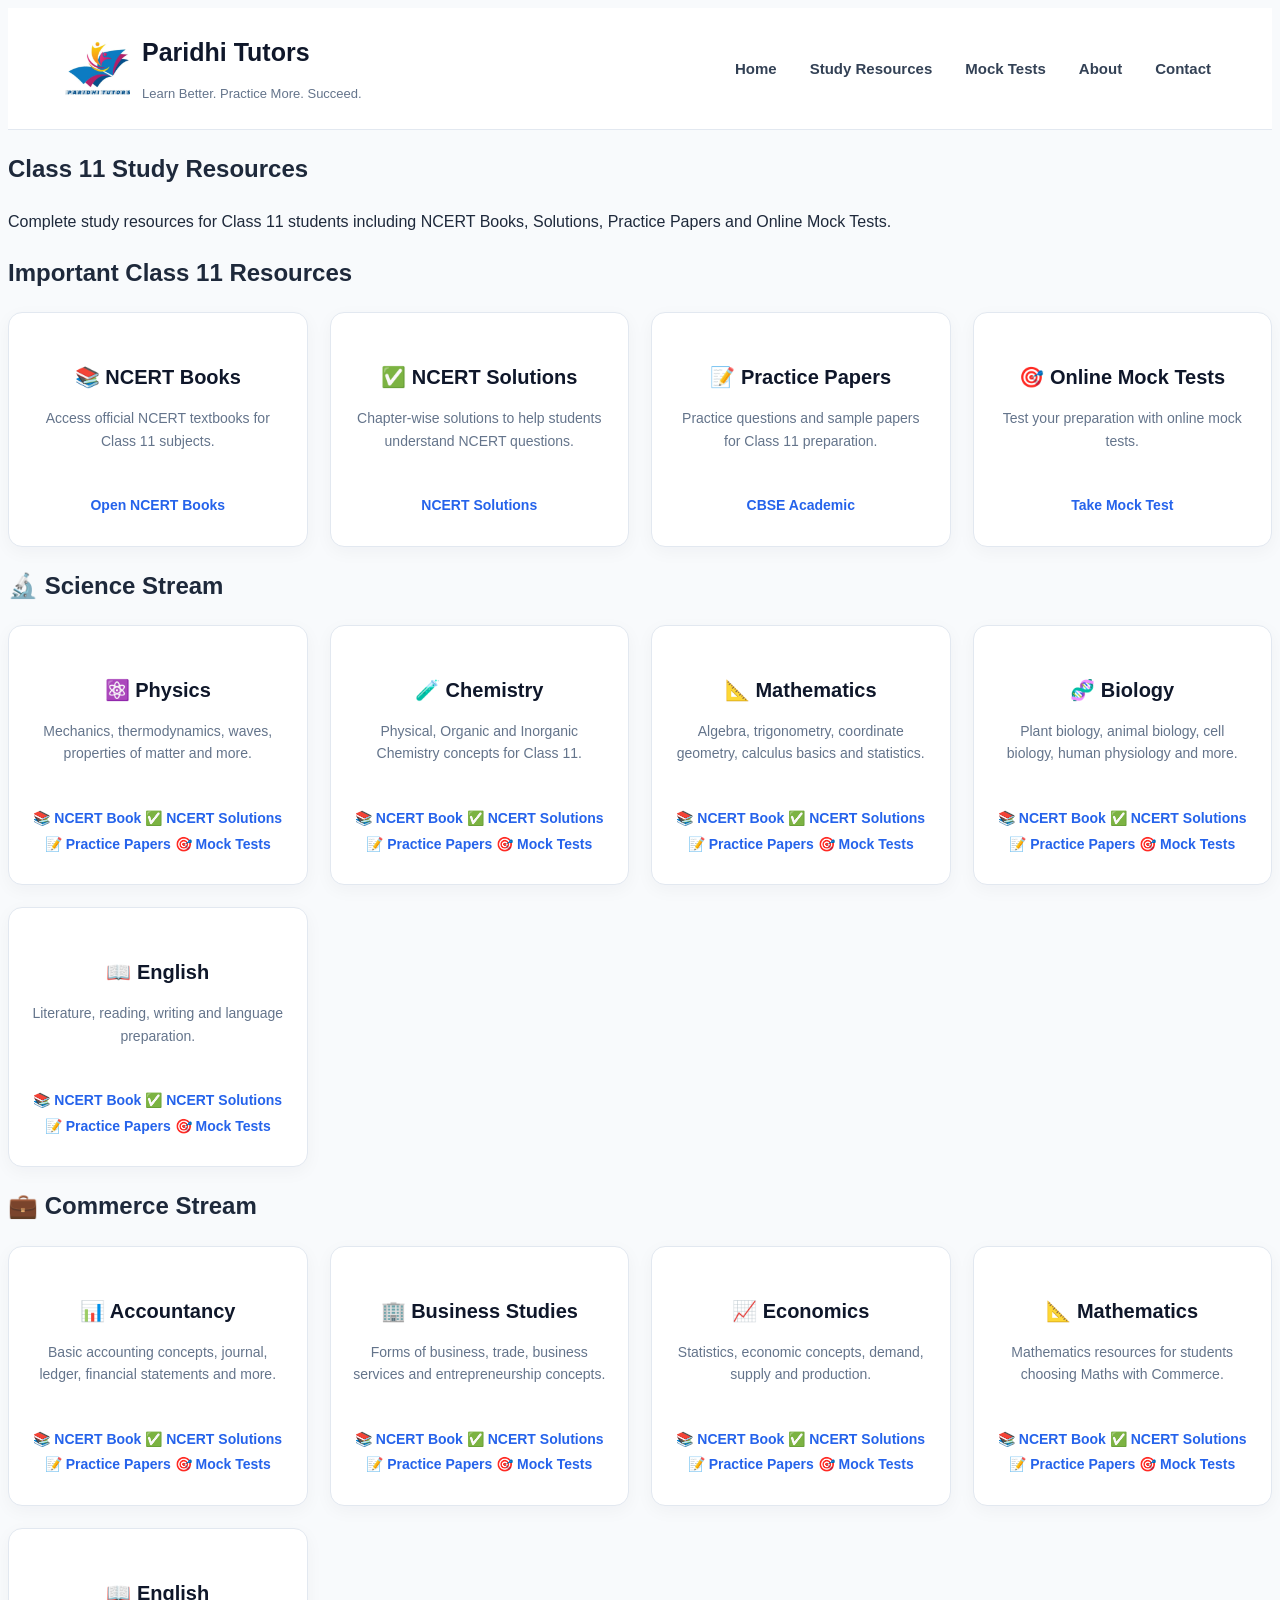
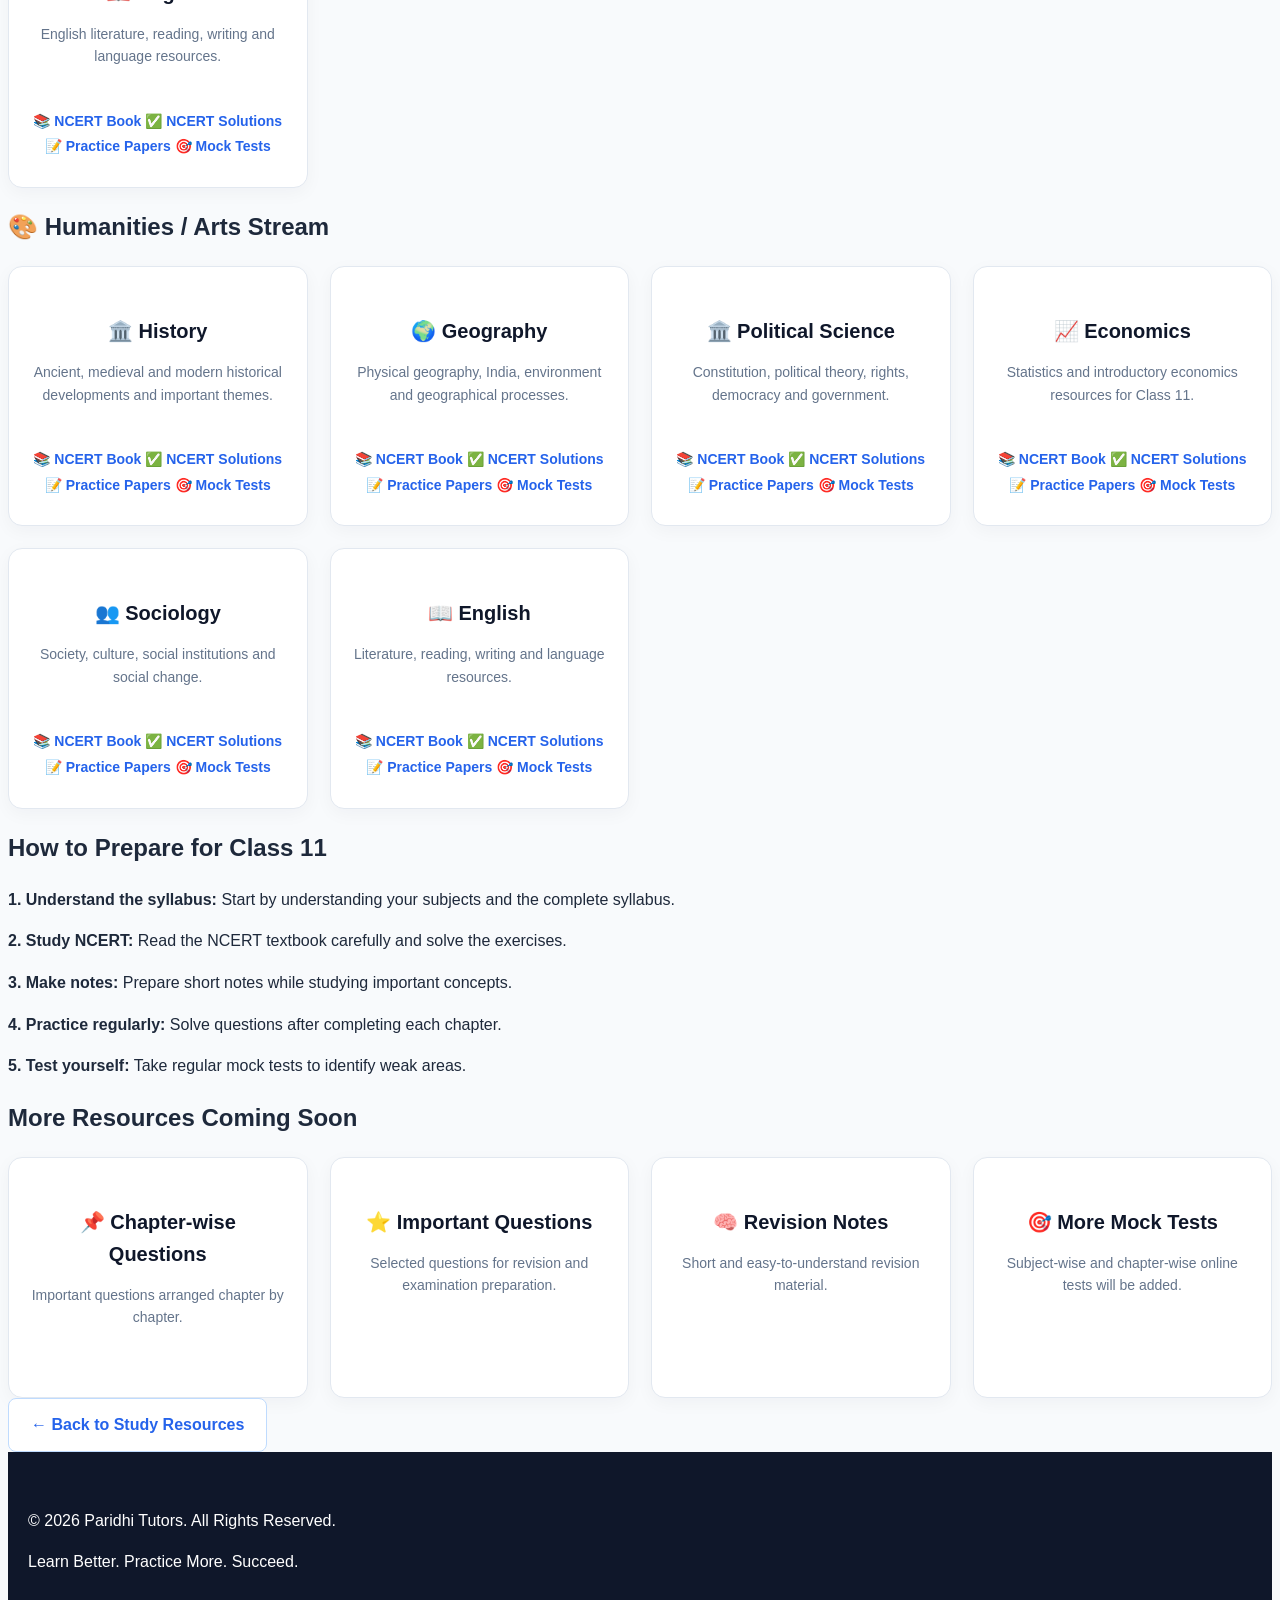
<file: class11.html>
<!DOCTYPE html>
<html lang="en">

<head>
    <meta charset="UTF-8">
    <meta name="viewport" content="width=device-width, initial-scale=1.0">

    <title>Class 11 Study Resources | Paridhi Tutors</title>

    <link rel="stylesheet" href="style.css">
</head>

<body>

<header class="site-header">

    <div class="header-container">

        <div class="brand">

            <img src="logo.jpg"
                 alt="Paridhi Tutors Logo"
                 class="logo">

            <div class="brand-text">

                <h1>Paridhi Tutors</h1>

                <p>
                    Learn Better. Practice More. Succeed.
                </p>

            </div>

        </div>


        <nav class="main-nav">

            <a href="index.html">Home</a>

            <a href="resources.html">
                Study Resources
            </a>

            <a href="mock-tests.html">
                Mock Tests
            </a>

            <a href="index.html#about">
                About
            </a>

            <a href="index.html#contact">
                Contact
            </a>

        </nav>

    </div>

</header>


<main>


<!-- PAGE INTRO -->

<section class="page-header">

    <div class="container">

        <h2>
            Class 11 Study Resources
        </h2>

        <p>
            Complete study resources for Class 11 students
            including NCERT Books, Solutions, Practice Papers
            and Online Mock Tests.
        </p>

    </div>

</section>



<!-- IMPORTANT RESOURCES -->

<section class="resources-section">

    <div class="container">

        <h2>
            Important Class 11 Resources
        </h2>


        <div class="resource-grid">


            <!-- NCERT -->

            <div class="resource-card">

                <h3>
                    📚 NCERT Books
                </h3>

                <p>
                    Access official NCERT textbooks for
                    Class 11 subjects.
                </p>

                <a
                    href="https://ncert.nic.in/textbook.php"
                    target="_blank"
                    class="resource-button">

                    Open NCERT Books

                </a>

            </div>



            <!-- SOLUTIONS -->

            <div class="resource-card">

                <h3>
                    ✅ NCERT Solutions
                </h3>

                <p>
                    Chapter-wise solutions to help students
                    understand NCERT questions.
                </p>

                <a
                    href="https://www.tiwariacademy.com/ncert-solutions/class-11/"
                    target="_blank"
                    class="resource-button">

                    NCERT Solutions

                </a>

            </div>



            <!-- PRACTICE -->

            <div class="resource-card">

                <h3>
                    📝 Practice Papers
                </h3>

                <p>
                    Practice questions and sample papers
                    for Class 11 preparation.
                </p>

                <a
                    href="https://cbseacademic.nic.in/"
                    target="_blank"
                    class="resource-button">

                    CBSE Academic

                </a>

            </div>



            <!-- MOCK TEST -->

            <div class="resource-card">

                <h3>
                    🎯 Online Mock Tests
                </h3>

                <p>
                    Test your preparation with online
                    mock tests.
                </p>

                <a
                    href="mock-tests.html"
                    class="resource-button">

                    Take Mock Test

                </a>

            </div>

        </div>

    </div>

</section>



<!-- SCIENCE -->

<section class="resources-section">

    <div class="container">

        <h2>
            🔬 Science Stream
        </h2>


        <div class="resource-grid">


            <!-- PHYSICS -->

            <div class="resource-card">

                <h3>
                    ⚛️ Physics
                </h3>

                <p>
                    Mechanics, thermodynamics, waves,
                    properties of matter and more.
                </p>

                <div class="resource-links">

                    <a
                        href="https://ncert.nic.in/textbook.php"
                        target="_blank">
                        📚 NCERT Book
                    </a>

                    <a
                        href="https://www.tiwariacademy.com/ncert-solutions/class-11/physics/"
                        target="_blank">
                        ✅ NCERT Solutions
                    </a>

                    <a
                        href="https://cbseacademic.nic.in/"
                        target="_blank">
                        📝 Practice Papers
                    </a>

                    <a href="mock-tests.html">
                        🎯 Mock Tests
                    </a>

                </div>

            </div>



            <!-- CHEMISTRY -->

            <div class="resource-card">

                <h3>
                    🧪 Chemistry
                </h3>

                <p>
                    Physical, Organic and Inorganic Chemistry
                    concepts for Class 11.
                </p>

                <div class="resource-links">

                    <a
                        href="https://ncert.nic.in/textbook.php"
                        target="_blank">
                        📚 NCERT Book
                    </a>

                    <a
                        href="https://www.tiwariacademy.com/ncert-solutions/class-11/chemistry/"
                        target="_blank">
                        ✅ NCERT Solutions
                    </a>

                    <a
                        href="https://cbseacademic.nic.in/"
                        target="_blank">
                        📝 Practice Papers
                    </a>

                    <a href="mock-tests.html">
                        🎯 Mock Tests
                    </a>

                </div>

            </div>



            <!-- MATHEMATICS -->

            <div class="resource-card">

                <h3>
                    📐 Mathematics
                </h3>

                <p>
                    Algebra, trigonometry, coordinate geometry,
                    calculus basics and statistics.
                </p>

                <div class="resource-links">

                    <a
                        href="https://ncert.nic.in/textbook.php"
                        target="_blank">
                        📚 NCERT Book
                    </a>

                    <a
                        href="https://www.tiwariacademy.com/ncert-solutions/class-11/maths/"
                        target="_blank">
                        ✅ NCERT Solutions
                    </a>

                    <a
                        href="https://cbseacademic.nic.in/"
                        target="_blank">
                        📝 Practice Papers
                    </a>

                    <a href="mock-tests.html">
                        🎯 Mock Tests
                    </a>

                </div>

            </div>



            <!-- BIOLOGY -->

            <div class="resource-card">

                <h3>
                    🧬 Biology
                </h3>

                <p>
                    Plant biology, animal biology, cell biology,
                    human physiology and more.
                </p>

                <div class="resource-links">

                    <a
                        href="https://ncert.nic.in/textbook.php"
                        target="_blank">
                        📚 NCERT Book
                    </a>

                    <a
                        href="https://www.tiwariacademy.com/ncert-solutions/class-11/biology/"
                        target="_blank">
                        ✅ NCERT Solutions
                    </a>

                    <a
                        href="https://cbseacademic.nic.in/"
                        target="_blank">
                        📝 Practice Papers
                    </a>

                    <a href="mock-tests.html">
                        🎯 Mock Tests
                    </a>

                </div>

            </div>



            <!-- ENGLISH -->

            <div class="resource-card">

                <h3>
                    📖 English
                </h3>

                <p>
                    Literature, reading, writing and
                    language preparation.
                </p>

                <div class="resource-links">

                    <a
                        href="https://ncert.nic.in/textbook.php"
                        target="_blank">
                        📚 NCERT Book
                    </a>

                    <a
                        href="https://www.tiwariacademy.com/ncert-solutions/class-11/english/"
                        target="_blank">
                        ✅ NCERT Solutions
                    </a>

                    <a
                        href="https://cbseacademic.nic.in/"
                        target="_blank">
                        📝 Practice Papers
                    </a>

                    <a href="mock-tests.html">
                        🎯 Mock Tests
                    </a>

                </div>

            </div>


        </div>

    </div>

</section>



<!-- COMMERCE -->

<section class="resources-section">

    <div class="container">

        <h2>
            💼 Commerce Stream
        </h2>


        <div class="resource-grid">


            <!-- ACCOUNTANCY -->

            <div class="resource-card">

                <h3>
                    📊 Accountancy
                </h3>

                <p>
                    Basic accounting concepts, journal,
                    ledger, financial statements and more.
                </p>

                <div class="resource-links">

                    <a
                        href="https://ncert.nic.in/textbook.php"
                        target="_blank">
                        📚 NCERT Book
                    </a>

                    <a
                        href="https://www.tiwariacademy.com/ncert-solutions/class-11/accountancy/"
                        target="_blank">
                        ✅ NCERT Solutions
                    </a>

                    <a
                        href="https://cbseacademic.nic.in/"
                        target="_blank">
                        📝 Practice Papers
                    </a>

                    <a href="mock-tests.html">
                        🎯 Mock Tests
                    </a>

                </div>

            </div>



            <!-- BUSINESS STUDIES -->

            <div class="resource-card">

                <h3>
                    🏢 Business Studies
                </h3>

                <p>
                    Forms of business, trade, business services
                    and entrepreneurship concepts.
                </p>

                <div class="resource-links">

                    <a
                        href="https://ncert.nic.in/textbook.php"
                        target="_blank">
                        📚 NCERT Book
                    </a>

                    <a
                        href="https://www.tiwariacademy.com/ncert-solutions/class-11/business-studies/"
                        target="_blank">
                        ✅ NCERT Solutions
                    </a>

                    <a
                        href="https://cbseacademic.nic.in/"
                        target="_blank">
                        📝 Practice Papers
                    </a>

                    <a href="mock-tests.html">
                        🎯 Mock Tests
                    </a>

                </div>

            </div>



            <!-- ECONOMICS -->

            <div class="resource-card">

                <h3>
                    📈 Economics
                </h3>

                <p>
                    Statistics, economic concepts,
                    demand, supply and production.
                </p>

                <div class="resource-links">

                    <a
                        href="https://ncert.nic.in/textbook.php"
                        target="_blank">
                        📚 NCERT Book
                    </a>

                    <a
                        href="https://www.tiwariacademy.com/ncert-solutions/class-11/economics/"
                        target="_blank">
                        ✅ NCERT Solutions
                    </a>

                    <a
                        href="https://cbseacademic.nic.in/"
                        target="_blank">
                        📝 Practice Papers
                    </a>

                    <a href="mock-tests.html">
                        🎯 Mock Tests
                    </a>

                </div>

            </div>



            <!-- COMMERCE MATHS -->

            <div class="resource-card">

                <h3>
                    📐 Mathematics
                </h3>

                <p>
                    Mathematics resources for students
                    choosing Maths with Commerce.
                </p>

                <div class="resource-links">

                    <a
                        href="https://ncert.nic.in/textbook.php"
                        target="_blank">
                        📚 NCERT Book
                    </a>

                    <a
                        href="https://www.tiwariacademy.com/ncert-solutions/class-11/maths/"
                        target="_blank">
                        ✅ NCERT Solutions
                    </a>

                    <a
                        href="https://cbseacademic.nic.in/"
                        target="_blank">
                        📝 Practice Papers
                    </a>

                    <a href="mock-tests.html">
                        🎯 Mock Tests
                    </a>

                </div>

            </div>



            <!-- COMMERCE ENGLISH -->

            <div class="resource-card">

                <h3>
                    📖 English
                </h3>

                <p>
                    English literature, reading, writing
                    and language resources.
                </p>

                <div class="resource-links">

                    <a
                        href="https://ncert.nic.in/textbook.php"
                        target="_blank">
                        📚 NCERT Book
                    </a>

                    <a
                        href="https://www.tiwariacademy.com/ncert-solutions/class-11/english/"
                        target="_blank">
                        ✅ NCERT Solutions
                    </a>

                    <a
                        href="https://cbseacademic.nic.in/"
                        target="_blank">
                        📝 Practice Papers
                    </a>

                    <a href="mock-tests.html">
                        🎯 Mock Tests
                    </a>

                </div>

            </div>


        </div>

    </div>

</section>



<!-- HUMANITIES -->

<section class="resources-section">

    <div class="container">

        <h2>
            🎨 Humanities / Arts Stream
        </h2>


        <div class="resource-grid">


            <!-- HISTORY -->

            <div class="resource-card">

                <h3>
                    🏛️ History
                </h3>

                <p>
                    Ancient, medieval and modern historical
                    developments and important themes.
                </p>

                <div class="resource-links">

                    <a
                        href="https://ncert.nic.in/textbook.php"
                        target="_blank">
                        📚 NCERT Book
                    </a>

                    <a
                        href="https://www.tiwariacademy.com/ncert-solutions/class-11/history/"
                        target="_blank">
                        ✅ NCERT Solutions
                    </a>

                    <a
                        href="https://cbseacademic.nic.in/"
                        target="_blank">
                        📝 Practice Papers
                    </a>

                    <a href="mock-tests.html">
                        🎯 Mock Tests
                    </a>

                </div>

            </div>



            <!-- GEOGRAPHY -->

            <div class="resource-card">

                <h3>
                    🌍 Geography
                </h3>

                <p>
                    Physical geography, India, environment
                    and geographical processes.
                </p>

                <div class="resource-links">

                    <a
                        href="https://ncert.nic.in/textbook.php"
                        target="_blank">
                        📚 NCERT Book
                    </a>

                    <a
                        href="https://www.tiwariacademy.com/ncert-solutions/class-11/geography/"
                        target="_blank">
                        ✅ NCERT Solutions
                    </a>

                    <a
                        href="https://cbseacademic.nic.in/"
                        target="_blank">
                        📝 Practice Papers
                    </a>

                    <a href="mock-tests.html">
                        🎯 Mock Tests
                    </a>

                </div>

            </div>



            <!-- POLITICAL SCIENCE -->

            <div class="resource-card">

                <h3>
                    🏛️ Political Science
                </h3>

                <p>
                    Constitution, political theory,
                    rights, democracy and government.
                </p>

                <div class="resource-links">

                    <a
                        href="https://ncert.nic.in/textbook.php"
                        target="_blank">
                        📚 NCERT Book
                    </a>

                    <a
                        href="https://www.tiwariacademy.com/ncert-solutions/class-11/political-science/"
                        target="_blank">
                        ✅ NCERT Solutions
                    </a>

                    <a
                        href="https://cbseacademic.nic.in/"
                        target="_blank">
                        📝 Practice Papers
                    </a>

                    <a href="mock-tests.html">
                        🎯 Mock Tests
                    </a>

                </div>

            </div>



            <!-- ECONOMICS -->

            <div class="resource-card">

                <h3>
                    📈 Economics
                </h3>

                <p>
                    Statistics and introductory economics
                    resources for Class 11.
                </p>

                <div class="resource-links">

                    <a
                        href="https://ncert.nic.in/textbook.php"
                        target="_blank">
                        📚 NCERT Book
                    </a>

                    <a
                        href="https://www.tiwariacademy.com/ncert-solutions/class-11/economics/"
                        target="_blank">
                        ✅ NCERT Solutions
                    </a>

                    <a
                        href="https://cbseacademic.nic.in/"
                        target="_blank">
                        📝 Practice Papers
                    </a>

                    <a href="mock-tests.html">
                        🎯 Mock Tests
                    </a>

                </div>

            </div>



            <!-- SOCIOLOGY -->

            <div class="resource-card">

                <h3>
                    👥 Sociology
                </h3>

                <p>
                    Society, culture, social institutions
                    and social change.
                </p>

                <div class="resource-links">

                    <a
                        href="https://ncert.nic.in/textbook.php"
                        target="_blank">
                        📚 NCERT Book
                    </a>

                    <a
                        href="https://www.tiwariacademy.com/ncert-solutions/class-11/sociology/"
                        target="_blank">
                        ✅ NCERT Solutions
                    </a>

                    <a
                        href="https://cbseacademic.nic.in/"
                        target="_blank">
                        📝 Practice Papers
                    </a>

                    <a href="mock-tests.html">
                        🎯 Mock Tests
                    </a>

                </div>

            </div>



            <!-- HUMANITIES ENGLISH -->

            <div class="resource-card">

                <h3>
                    📖 English
                </h3>

                <p>
                    Literature, reading, writing and
                    language resources.
                </p>

                <div class="resource-links">

                    <a
                        href="https://ncert.nic.in/textbook.php"
                        target="_blank">
                        📚 NCERT Book
                    </a>

                    <a
                        href="https://www.tiwariacademy.com/ncert-solutions/class-11/english/"
                        target="_blank">
                        ✅ NCERT Solutions
                    </a>

                    <a
                        href="https://cbseacademic.nic.in/"
                        target="_blank">
                        📝 Practice Papers
                    </a>

                    <a href="mock-tests.html">
                        🎯 Mock Tests
                    </a>

                </div>

            </div>


        </div>

    </div>

</section>



<!-- STUDY STRATEGY -->

<section class="about-section">

    <div class="container">

        <h2>
            How to Prepare for Class 11
        </h2>


        <div class="about-content">

            <p>
                <strong>1. Understand the syllabus:</strong>
                Start by understanding your subjects and
                the complete syllabus.
            </p>

            <p>
                <strong>2. Study NCERT:</strong>
                Read the NCERT textbook carefully and
                solve the exercises.
            </p>

            <p>
                <strong>3. Make notes:</strong>
                Prepare short notes while studying
                important concepts.
            </p>

            <p>
                <strong>4. Practice regularly:</strong>
                Solve questions after completing each
                chapter.
            </p>

            <p>
                <strong>5. Test yourself:</strong>
                Take regular mock tests to identify
                weak areas.
            </p>

        </div>

    </div>

</section>



<!-- FUTURE RESOURCES -->

<section class="resources-section">

    <div class="container">

        <h2>
            More Resources Coming Soon
        </h2>


        <div class="resource-grid">


            <div class="resource-card">

                <h3>
                    📌 Chapter-wise Questions
                </h3>

                <p>
                    Important questions arranged
                    chapter by chapter.
                </p>

            </div>


            <div class="resource-card">

                <h3>
                    ⭐ Important Questions
                </h3>

                <p>
                    Selected questions for revision
                    and examination preparation.
                </p>

            </div>


            <div class="resource-card">

                <h3>
                    🧠 Revision Notes
                </h3>

                <p>
                    Short and easy-to-understand
                    revision material.
                </p>

            </div>


            <div class="resource-card">

                <h3>
                    🎯 More Mock Tests
                </h3>

                <p>
                    Subject-wise and chapter-wise
                    online tests will be added.
                </p>

            </div>


        </div>

    </div>

</section>



<!-- BACK BUTTON -->

<section class="button-section">

    <div class="container">

        <a
            href="resources.html"
            class="secondary-button">

            ← Back to Study Resources

        </a>

    </div>

</section>


</main>



<footer class="site-footer">

    <div class="container">

        <p>
            © 2026 Paridhi Tutors. All Rights Reserved.
        </p>

        <p>
            Learn Better. Practice More. Succeed.
        </p>

    </div>

</footer>


</body>

</html>
</file>
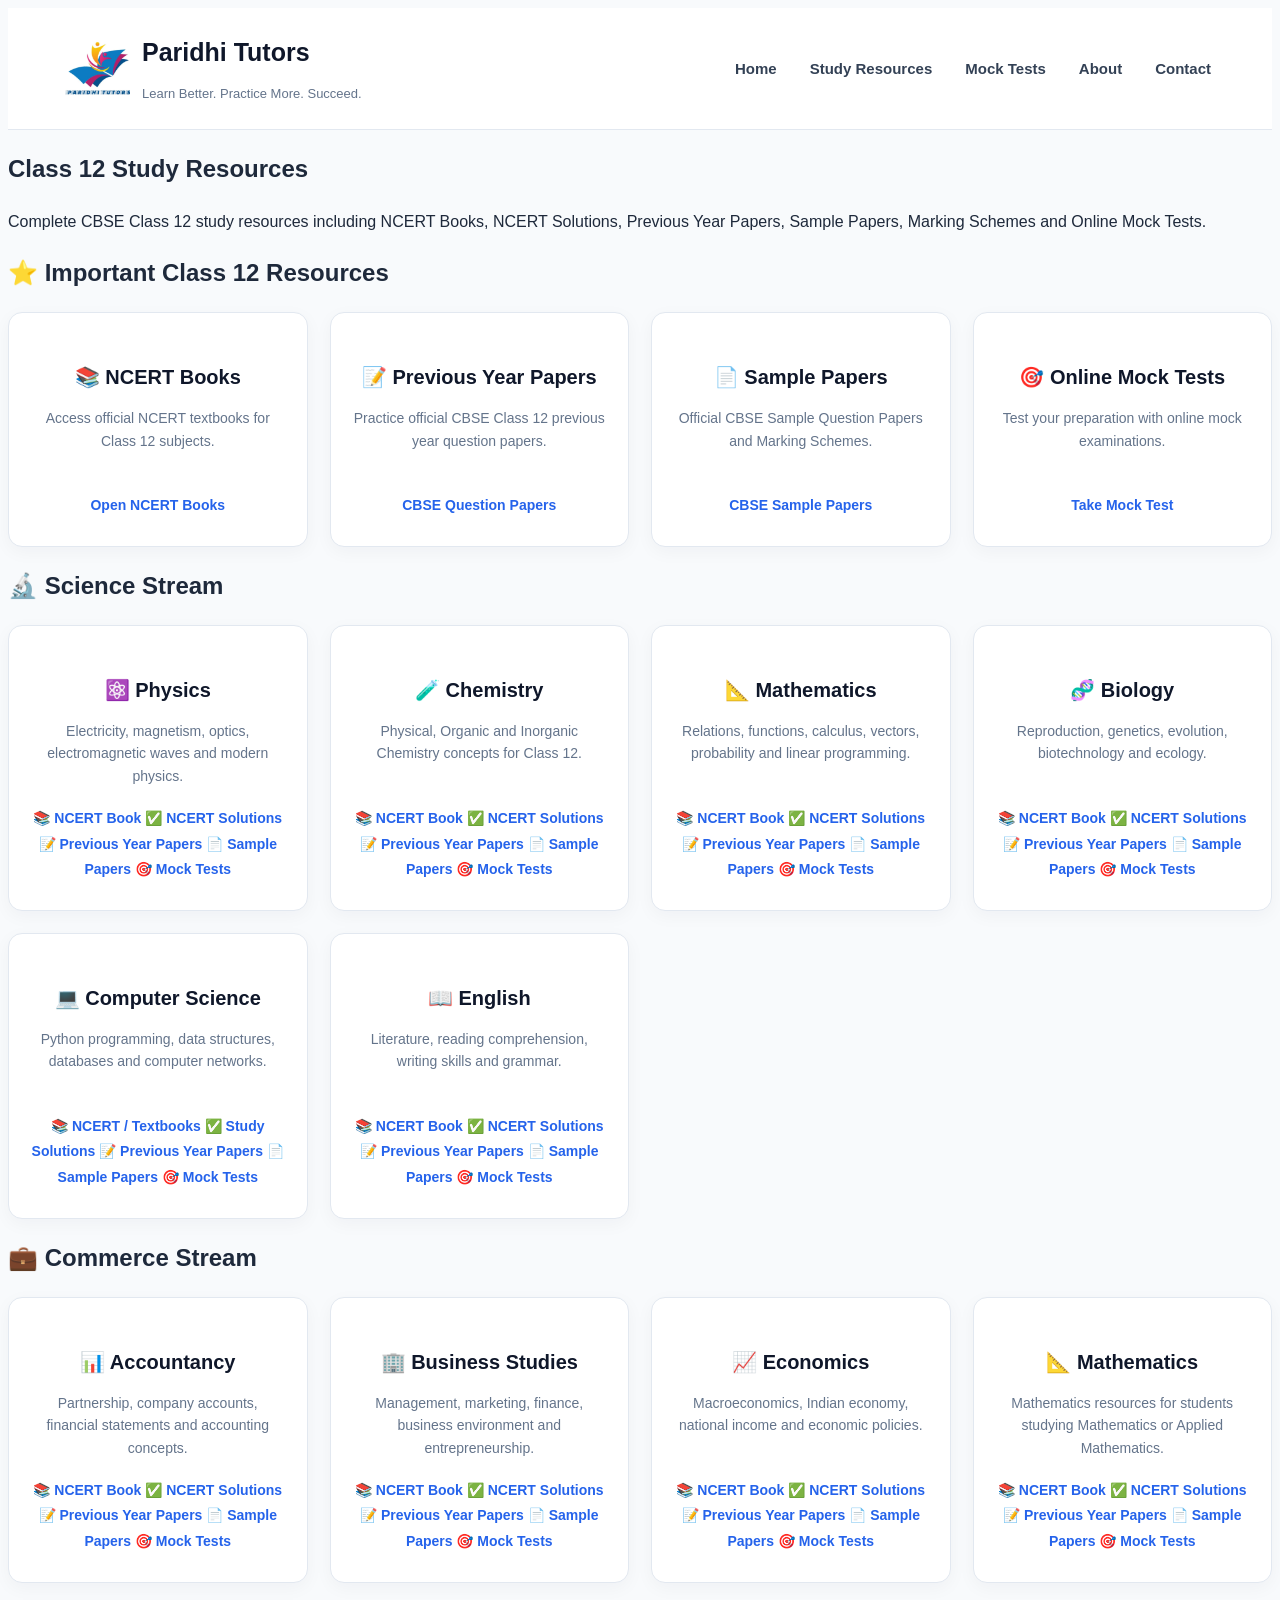
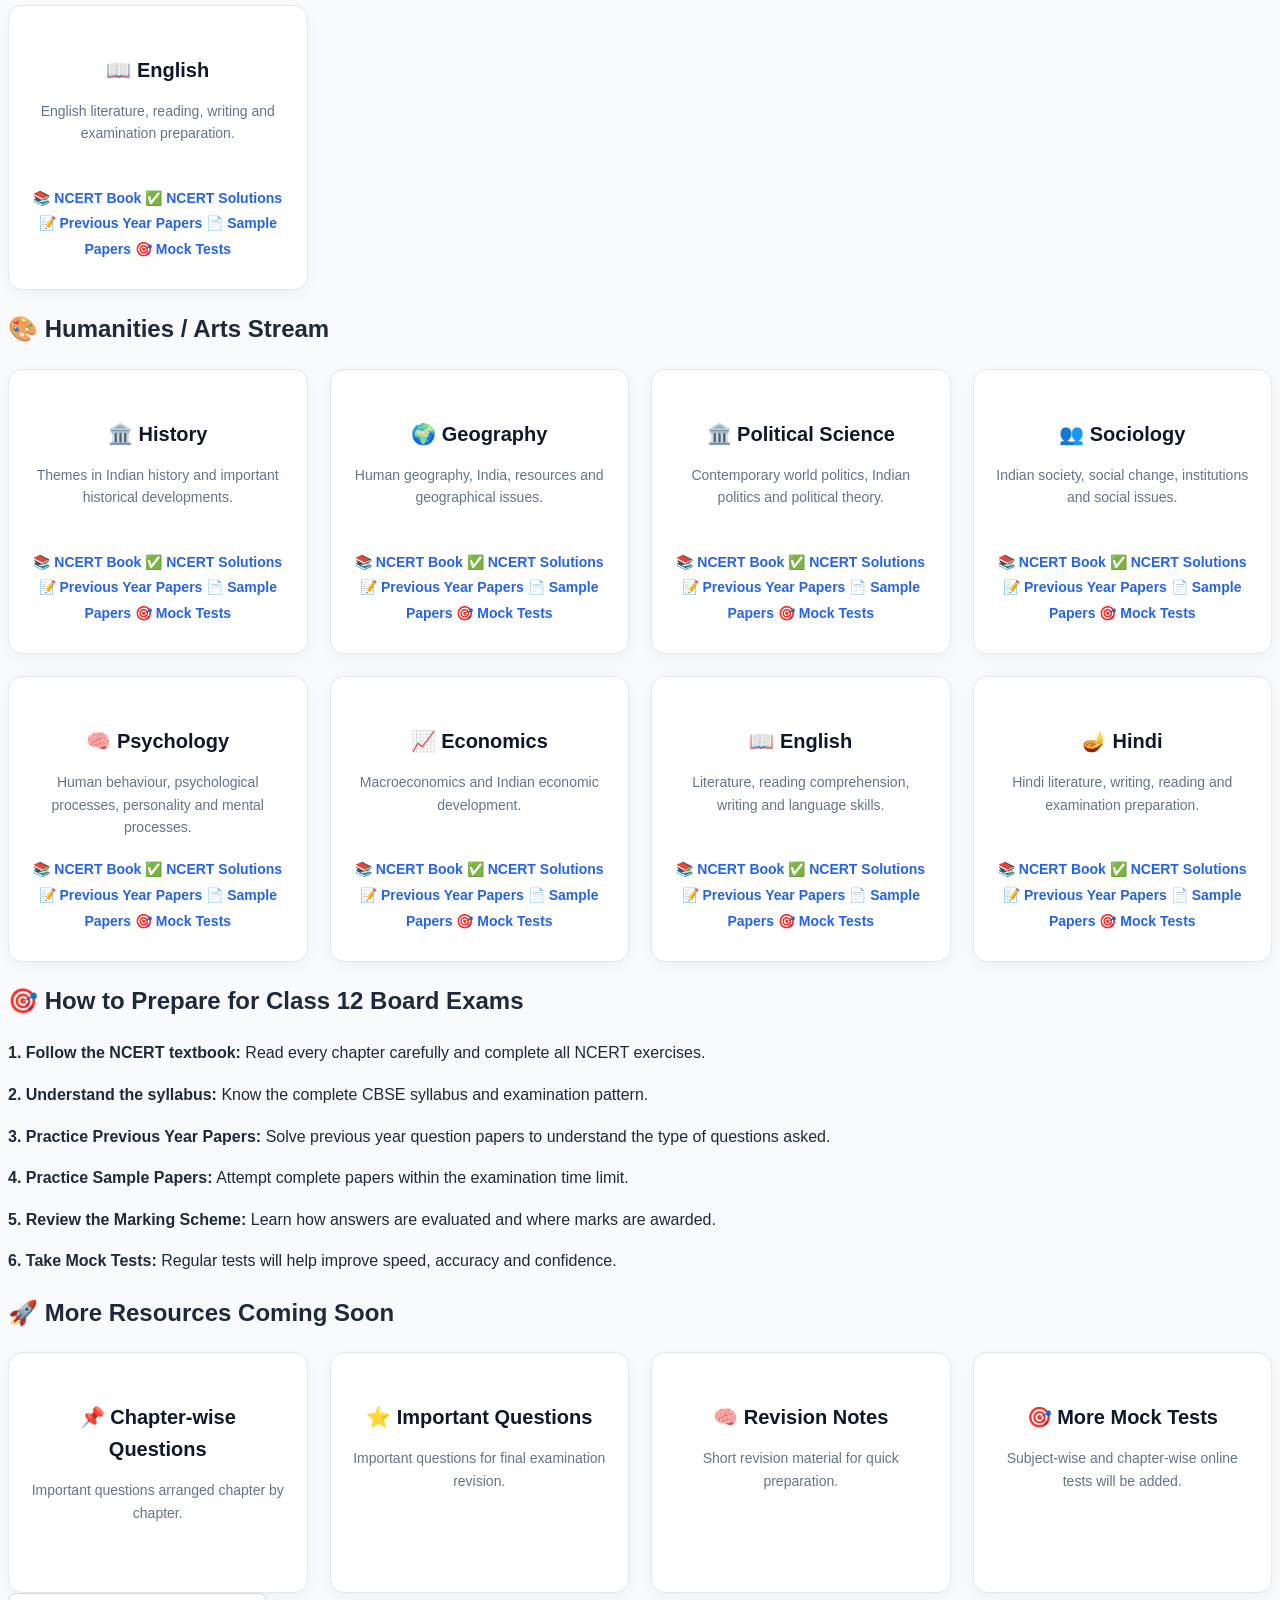
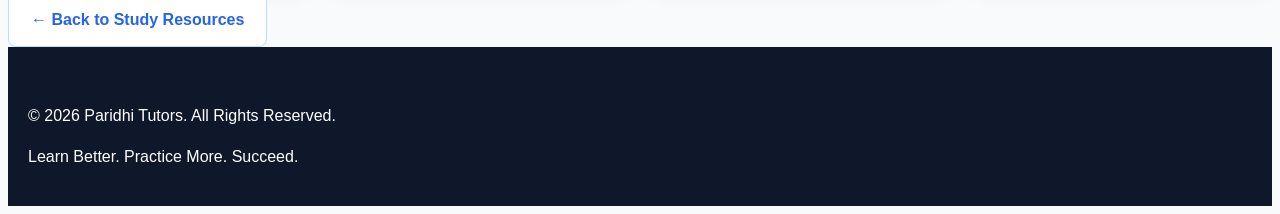
<file: class12.html>
<!DOCTYPE html>
<html lang="en">

<head>

    <meta charset="UTF-8">

    <meta name="viewport"
          content="width=device-width, initial-scale=1.0">

    <title>Class 12 Study Resources | Paridhi Tutors</title>

    <link rel="stylesheet" href="style.css">

</head>


<body>


<!-- ================= HEADER ================= -->

<header class="site-header">

    <div class="header-container">


        <div class="brand">

            <img src="logo.jpg"
                 alt="Paridhi Tutors Logo"
                 class="logo">


            <div class="brand-text">

                <h1>Paridhi Tutors</h1>

                <p>
                    Learn Better. Practice More. Succeed.
                </p>

            </div>

        </div>


        <nav class="main-nav">

            <a href="index.html">
                Home
            </a>

            <a href="resources.html">
                Study Resources
            </a>

            <a href="mock-tests.html">
                Mock Tests
            </a>

            <a href="index.html#about">
                About
            </a>

            <a href="index.html#contact">
                Contact
            </a>

        </nav>

    </div>

</header>



<!-- ================= MAIN ================= -->

<main>



<!-- ================= PAGE INTRO ================= -->

<section class="page-header">

    <div class="container">

        <h2>
            Class 12 Study Resources
        </h2>

        <p>
            Complete CBSE Class 12 study resources including
            NCERT Books, NCERT Solutions, Previous Year Papers,
            Sample Papers, Marking Schemes and Online Mock Tests.
        </p>

    </div>

</section>



<!-- ================= IMPORTANT RESOURCES ================= -->

<section class="resources-section">

    <div class="container">

        <h2>
            ⭐ Important Class 12 Resources
        </h2>


        <div class="resource-grid">


            <!-- NCERT -->

            <div class="resource-card">

                <h3>
                    📚 NCERT Books
                </h3>

                <p>
                    Access official NCERT textbooks for
                    Class 12 subjects.
                </p>

                <a
                    href="https://ncert.nic.in/textbook.php"
                    target="_blank"
                    class="resource-button">

                    Open NCERT Books

                </a>

            </div>



            <!-- PREVIOUS PAPERS -->

            <div class="resource-card">

                <h3>
                    📝 Previous Year Papers
                </h3>

                <p>
                    Practice official CBSE Class 12
                    previous year question papers.
                </p>

                <a
                    href="https://www.cbse.gov.in/cbsenew/question-paper.html"
                    target="_blank"
                    class="resource-button">

                    CBSE Question Papers

                </a>

            </div>



            <!-- SAMPLE PAPERS -->

            <div class="resource-card">

                <h3>
                    📄 Sample Papers
                </h3>

                <p>
                    Official CBSE Sample Question Papers
                    and Marking Schemes.
                </p>

                <a
                    href="https://cbseacademic.nic.in/SQP_CLASSXII_2025-26.html"
                    target="_blank"
                    class="resource-button">

                    CBSE Sample Papers

                </a>

            </div>



            <!-- MOCK TESTS -->

            <div class="resource-card">

                <h3>
                    🎯 Online Mock Tests
                </h3>

                <p>
                    Test your preparation with
                    online mock examinations.
                </p>

                <a
                    href="mock-tests.html"
                    class="resource-button">

                    Take Mock Test

                </a>

            </div>


        </div>

    </div>

</section>



<!-- ================================================= -->
<!-- ================= SCIENCE ======================= -->
<!-- ================================================= -->

<section class="resources-section">

    <div class="container">

        <h2>
            🔬 Science Stream
        </h2>


        <div class="resource-grid">



            <!-- PHYSICS -->

            <div class="resource-card">

                <h3>
                    ⚛️ Physics
                </h3>

                <p>
                    Electricity, magnetism, optics,
                    electromagnetic waves and modern physics.
                </p>


                <div class="resource-links">

                    <a
                        href="https://ncert.nic.in/textbook.php"
                        target="_blank">

                        📚 NCERT Book

                    </a>


                    <a
                        href="https://www.tiwariacademy.com/ncert-solutions/class-12/physics/"
                        target="_blank">

                        ✅ NCERT Solutions

                    </a>


                    <a
                        href="https://www.cbse.gov.in/cbsenew/question-paper.html"
                        target="_blank">

                        📝 Previous Year Papers

                    </a>


                    <a
                        href="https://cbseacademic.nic.in/SQP_CLASSXII_2025-26.html"
                        target="_blank">

                        📄 Sample Papers

                    </a>


                    <a href="mock-tests.html">

                        🎯 Mock Tests

                    </a>

                </div>

            </div>



            <!-- CHEMISTRY -->

            <div class="resource-card">

                <h3>
                    🧪 Chemistry
                </h3>

                <p>
                    Physical, Organic and Inorganic Chemistry
                    concepts for Class 12.
                </p>


                <div class="resource-links">

                    <a
                        href="https://ncert.nic.in/textbook.php"
                        target="_blank">

                        📚 NCERT Book

                    </a>


                    <a
                        href="https://www.tiwariacademy.com/ncert-solutions/class-12/chemistry/"
                        target="_blank">

                        ✅ NCERT Solutions

                    </a>


                    <a
                        href="https://www.cbse.gov.in/cbsenew/question-paper.html"
                        target="_blank">

                        📝 Previous Year Papers

                    </a>


                    <a
                        href="https://cbseacademic.nic.in/SQP_CLASSXII_2025-26.html"
                        target="_blank">

                        📄 Sample Papers

                    </a>


                    <a href="mock-tests.html">

                        🎯 Mock Tests

                    </a>

                </div>

            </div>



            <!-- MATHEMATICS -->

            <div class="resource-card">

                <h3>
                    📐 Mathematics
                </h3>

                <p>
                    Relations, functions, calculus, vectors,
                    probability and linear programming.
                </p>


                <div class="resource-links">

                    <a
                        href="https://ncert.nic.in/textbook.php"
                        target="_blank">

                        📚 NCERT Book

                    </a>


                    <a
                        href="https://www.tiwariacademy.com/ncert-solutions/class-12/maths/"
                        target="_blank">

                        ✅ NCERT Solutions

                    </a>


                    <a
                        href="https://www.cbse.gov.in/cbsenew/question-paper.html"
                        target="_blank">

                        📝 Previous Year Papers

                    </a>


                    <a
                        href="https://cbseacademic.nic.in/SQP_CLASSXII_2025-26.html"
                        target="_blank">

                        📄 Sample Papers

                    </a>


                    <a href="mock-tests.html">

                        🎯 Mock Tests

                    </a>

                </div>

            </div>



            <!-- BIOLOGY -->

            <div class="resource-card">

                <h3>
                    🧬 Biology
                </h3>

                <p>
                    Reproduction, genetics, evolution,
                    biotechnology and ecology.
                </p>


                <div class="resource-links">

                    <a
                        href="https://ncert.nic.in/textbook.php"
                        target="_blank">

                        📚 NCERT Book

                    </a>


                    <a
                        href="https://www.tiwariacademy.com/ncert-solutions/class-12/biology/"
                        target="_blank">

                        ✅ NCERT Solutions

                    </a>


                    <a
                        href="https://www.cbse.gov.in/cbsenew/question-paper.html"
                        target="_blank">

                        📝 Previous Year Papers

                    </a>


                    <a
                        href="https://cbseacademic.nic.in/SQP_CLASSXII_2025-26.html"
                        target="_blank">

                        📄 Sample Papers

                    </a>


                    <a href="mock-tests.html">

                        🎯 Mock Tests

                    </a>

                </div>

            </div>



            <!-- COMPUTER SCIENCE -->

            <div class="resource-card">

                <h3>
                    💻 Computer Science
                </h3>

                <p>
                    Python programming, data structures,
                    databases and computer networks.
                </p>


                <div class="resource-links">

                    <a
                        href="https://ncert.nic.in/textbook.php"
                        target="_blank">

                        📚 NCERT / Textbooks

                    </a>


                    <a
                        href="https://www.tiwariacademy.com/"
                        target="_blank">

                        ✅ Study Solutions

                    </a>


                    <a
                        href="https://www.cbse.gov.in/cbsenew/question-paper.html"
                        target="_blank">

                        📝 Previous Year Papers

                    </a>


                    <a
                        href="https://cbseacademic.nic.in/SQP_CLASSXII_2025-26.html"
                        target="_blank">

                        📄 Sample Papers

                    </a>


                    <a href="mock-tests.html">

                        🎯 Mock Tests

                    </a>

                </div>

            </div>



            <!-- ENGLISH -->

            <div class="resource-card">

                <h3>
                    📖 English
                </h3>

                <p>
                    Literature, reading comprehension,
                    writing skills and grammar.
                </p>


                <div class="resource-links">

                    <a
                        href="https://ncert.nic.in/textbook.php"
                        target="_blank">

                        📚 NCERT Book

                    </a>


                    <a
                        href="https://www.tiwariacademy.com/ncert-solutions/class-12/english/"
                        target="_blank">

                        ✅ NCERT Solutions

                    </a>


                    <a
                        href="https://www.cbse.gov.in/cbsenew/question-paper.html"
                        target="_blank">

                        📝 Previous Year Papers

                    </a>


                    <a
                        href="https://cbseacademic.nic.in/SQP_CLASSXII_2025-26.html"
                        target="_blank">

                        📄 Sample Papers

                    </a>


                    <a href="mock-tests.html">

                        🎯 Mock Tests

                    </a>

                </div>

            </div>


        </div>

    </div>

</section>



<!-- ================================================= -->
<!-- ================= COMMERCE ====================== -->
<!-- ================================================= -->

<section class="resources-section">

    <div class="container">

        <h2>
            💼 Commerce Stream
        </h2>


        <div class="resource-grid">


            <!-- ACCOUNTANCY -->

            <div class="resource-card">

                <h3>
                    📊 Accountancy
                </h3>

                <p>
                    Partnership, company accounts,
                    financial statements and accounting concepts.
                </p>


                <div class="resource-links">

                    <a
                        href="https://ncert.nic.in/textbook.php"
                        target="_blank">

                        📚 NCERT Book

                    </a>


                    <a
                        href="https://www.tiwariacademy.com/ncert-solutions/class-12/accountancy/"
                        target="_blank">

                        ✅ NCERT Solutions

                    </a>


                    <a
                        href="https://www.cbse.gov.in/cbsenew/question-paper.html"
                        target="_blank">

                        📝 Previous Year Papers

                    </a>


                    <a
                        href="https://cbseacademic.nic.in/SQP_CLASSXII_2025-26.html"
                        target="_blank">

                        📄 Sample Papers

                    </a>


                    <a href="mock-tests.html">

                        🎯 Mock Tests

                    </a>

                </div>

            </div>



            <!-- BUSINESS STUDIES -->

            <div class="resource-card">

                <h3>
                    🏢 Business Studies
                </h3>

                <p>
                    Management, marketing, finance,
                    business environment and entrepreneurship.
                </p>


                <div class="resource-links">

                    <a
                        href="https://ncert.nic.in/textbook.php"
                        target="_blank">

                        📚 NCERT Book

                    </a>


                    <a
                        href="https://www.tiwariacademy.com/ncert-solutions/class-12/business-studies/"
                        target="_blank">

                        ✅ NCERT Solutions

                    </a>


                    <a
                        href="https://www.cbse.gov.in/cbsenew/question-paper.html"
                        target="_blank">

                        📝 Previous Year Papers

                    </a>


                    <a
                        href="https://cbseacademic.nic.in/SQP_CLASSXII_2025-26.html"
                        target="_blank">

                        📄 Sample Papers

                    </a>


                    <a href="mock-tests.html">

                        🎯 Mock Tests

                    </a>

                </div>

            </div>



            <!-- ECONOMICS -->

            <div class="resource-card">

                <h3>
                    📈 Economics
                </h3>

                <p>
                    Macroeconomics, Indian economy,
                    national income and economic policies.
                </p>


                <div class="resource-links">

                    <a
                        href="https://ncert.nic.in/textbook.php"
                        target="_blank">

                        📚 NCERT Book

                    </a>


                    <a
                        href="https://www.tiwariacademy.com/ncert-solutions/class-12/economics/"
                        target="_blank">

                        ✅ NCERT Solutions

                    </a>


                    <a
                        href="https://www.cbse.gov.in/cbsenew/question-paper.html"
                        target="_blank">

                        📝 Previous Year Papers

                    </a>


                    <a
                        href="https://cbseacademic.nic.in/SQP_CLASSXII_2025-26.html"
                        target="_blank">

                        📄 Sample Papers

                    </a>


                    <a href="mock-tests.html">

                        🎯 Mock Tests

                    </a>

                </div>

            </div>



            <!-- APPLIED / CORE MATHS -->

            <div class="resource-card">

                <h3>
                    📐 Mathematics
                </h3>

                <p>
                    Mathematics resources for students
                    studying Mathematics or Applied Mathematics.
                </p>


                <div class="resource-links">

                    <a
                        href="https://ncert.nic.in/textbook.php"
                        target="_blank">

                        📚 NCERT Book

                    </a>


                    <a
                        href="https://www.tiwariacademy.com/ncert-solutions/class-12/maths/"
                        target="_blank">

                        ✅ NCERT Solutions

                    </a>


                    <a
                        href="https://www.cbse.gov.in/cbsenew/question-paper.html"
                        target="_blank">

                        📝 Previous Year Papers

                    </a>


                    <a
                        href="https://cbseacademic.nic.in/SQP_CLASSXII_2025-26.html"
                        target="_blank">

                        📄 Sample Papers

                    </a>


                    <a href="mock-tests.html">

                        🎯 Mock Tests

                    </a>

                </div>

            </div>



            <!-- ENGLISH -->

            <div class="resource-card">

                <h3>
                    📖 English
                </h3>

                <p>
                    English literature, reading,
                    writing and examination preparation.
                </p>


                <div class="resource-links">

                    <a
                        href="https://ncert.nic.in/textbook.php"
                        target="_blank">

                        📚 NCERT Book

                    </a>


                    <a
                        href="https://www.tiwariacademy.com/ncert-solutions/class-12/english/"
                        target="_blank">

                        ✅ NCERT Solutions

                    </a>


                    <a
                        href="https://www.cbse.gov.in/cbsenew/question-paper.html"
                        target="_blank">

                        📝 Previous Year Papers

                    </a>


                    <a
                        href="https://cbseacademic.nic.in/SQP_CLASSXII_2025-26.html"
                        target="_blank">

                        📄 Sample Papers

                    </a>


                    <a href="mock-tests.html">

                        🎯 Mock Tests

                    </a>

                </div>

            </div>


        </div>

    </div>

</section>



<!-- ================================================= -->
<!-- ================= HUMANITIES ===================== -->
<!-- ================================================= -->

<section class="resources-section">

    <div class="container">

        <h2>
            🎨 Humanities / Arts Stream
        </h2>


        <div class="resource-grid">


            <!-- HISTORY -->

            <div class="resource-card">

                <h3>
                    🏛️ History
                </h3>

                <p>
                    Themes in Indian history and
                    important historical developments.
                </p>


                <div class="resource-links">

                    <a
                        href="https://ncert.nic.in/textbook.php"
                        target="_blank">

                        📚 NCERT Book

                    </a>


                    <a
                        href="https://www.tiwariacademy.com/ncert-solutions/class-12/history/"
                        target="_blank">

                        ✅ NCERT Solutions

                    </a>


                    <a
                        href="https://www.cbse.gov.in/cbsenew/question-paper.html"
                        target="_blank">

                        📝 Previous Year Papers

                    </a>


                    <a
                        href="https://cbseacademic.nic.in/SQP_CLASSXII_2025-26.html"
                        target="_blank">

                        📄 Sample Papers

                    </a>


                    <a href="mock-tests.html">

                        🎯 Mock Tests

                    </a>

                </div>

            </div>



            <!-- GEOGRAPHY -->

            <div class="resource-card">

                <h3>
                    🌍 Geography
                </h3>

                <p>
                    Human geography, India,
                    resources and geographical issues.
                </p>


                <div class="resource-links">

                    <a
                        href="https://ncert.nic.in/textbook.php"
                        target="_blank">

                        📚 NCERT Book

                    </a>


                    <a
                        href="https://www.tiwariacademy.com/ncert-solutions/class-12/geography/"
                        target="_blank">

                        ✅ NCERT Solutions

                    </a>


                    <a
                        href="https://www.cbse.gov.in/cbsenew/question-paper.html"
                        target="_blank">

                        📝 Previous Year Papers

                    </a>


                    <a
                        href="https://cbseacademic.nic.in/SQP_CLASSXII_2025-26.html"
                        target="_blank">

                        📄 Sample Papers

                    </a>


                    <a href="mock-tests.html">

                        🎯 Mock Tests

                    </a>

                </div>

            </div>



            <!-- POLITICAL SCIENCE -->

            <div class="resource-card">

                <h3>
                    🏛️ Political Science
                </h3>

                <p>
                    Contemporary world politics,
                    Indian politics and political theory.
                </p>


                <div class="resource-links">

                    <a
                        href="https://ncert.nic.in/textbook.php"
                        target="_blank">

                        📚 NCERT Book

                    </a>


                    <a
                        href="https://www.tiwariacademy.com/ncert-solutions/class-12/political-science/"
                        target="_blank">

                        ✅ NCERT Solutions

                    </a>


                    <a
                        href="https://www.cbse.gov.in/cbsenew/question-paper.html"
                        target="_blank">

                        📝 Previous Year Papers

                    </a>


                    <a
                        href="https://cbseacademic.nic.in/SQP_CLASSXII_2025-26.html"
                        target="_blank">

                        📄 Sample Papers

                    </a>


                    <a href="mock-tests.html">

                        🎯 Mock Tests

                    </a>

                </div>

            </div>



            <!-- SOCIOLOGY -->

            <div class="resource-card">

                <h3>
                    👥 Sociology
                </h3>

                <p>
                    Indian society, social change,
                    institutions and social issues.
                </p>


                <div class="resource-links">

                    <a
                        href="https://ncert.nic.in/textbook.php"
                        target="_blank">

                        📚 NCERT Book

                    </a>


                    <a
                        href="https://www.tiwariacademy.com/ncert-solutions/class-12/sociology/"
                        target="_blank">

                        ✅ NCERT Solutions

                    </a>


                    <a
                        href="https://www.cbse.gov.in/cbsenew/question-paper.html"
                        target="_blank">

                        📝 Previous Year Papers

                    </a>


                    <a
                        href="https://cbseacademic.nic.in/SQP_CLASSXII_2025-26.html"
                        target="_blank">

                        📄 Sample Papers

                    </a>


                    <a href="mock-tests.html">

                        🎯 Mock Tests

                    </a>

                </div>

            </div>



            <!-- PSYCHOLOGY -->

            <div class="resource-card">

                <h3>
                    🧠 Psychology
                </h3>

                <p>
                    Human behaviour, psychological processes,
                    personality and mental processes.
                </p>


                <div class="resource-links">

                    <a
                        href="https://ncert.nic.in/textbook.php"
                        target="_blank">

                        📚 NCERT Book

                    </a>


                    <a
                        href="https://www.tiwariacademy.com/ncert-solutions/class-12/psychology/"
                        target="_blank">

                        ✅ NCERT Solutions

                    </a>


                    <a
                        href="https://www.cbse.gov.in/cbsenew/question-paper.html"
                        target="_blank">

                        📝 Previous Year Papers

                    </a>


                    <a
                        href="https://cbseacademic.nic.in/SQP_CLASSXII_2025-26.html"
                        target="_blank">

                        📄 Sample Papers

                    </a>


                    <a href="mock-tests.html">

                        🎯 Mock Tests

                    </a>

                </div>

            </div>



            <!-- ECONOMICS -->

            <div class="resource-card">

                <h3>
                    📈 Economics
                </h3>

                <p>
                    Macroeconomics and Indian economic
                    development.
                </p>


                <div class="resource-links">

                    <a
                        href="https://ncert.nic.in/textbook.php"
                        target="_blank">

                        📚 NCERT Book

                    </a>


                    <a
                        href="https://www.tiwariacademy.com/ncert-solutions/class-12/economics/"
                        target="_blank">

                        ✅ NCERT Solutions

                    </a>


                    <a
                        href="https://www.cbse.gov.in/cbsenew/question-paper.html"
                        target="_blank">

                        📝 Previous Year Papers

                    </a>


                    <a
                        href="https://cbseacademic.nic.in/SQP_CLASSXII_2025-26.html"
                        target="_blank">

                        📄 Sample Papers

                    </a>


                    <a href="mock-tests.html">

                        🎯 Mock Tests

                    </a>

                </div>

            </div>



            <!-- ENGLISH -->

            <div class="resource-card">

                <h3>
                    📖 English
                </h3>

                <p>
                    Literature, reading comprehension,
                    writing and language skills.
                </p>


                <div class="resource-links">

                    <a
                        href="https://ncert.nic.in/textbook.php"
                        target="_blank">

                        📚 NCERT Book

                    </a>


                    <a
                        href="https://www.tiwariacademy.com/ncert-solutions/class-12/english/"
                        target="_blank">

                        ✅ NCERT Solutions

                    </a>


                    <a
                        href="https://www.cbse.gov.in/cbsenew/question-paper.html"
                        target="_blank">

                        📝 Previous Year Papers

                    </a>


                    <a
                        href="https://cbseacademic.nic.in/SQP_CLASSXII_2025-26.html"
                        target="_blank">

                        📄 Sample Papers

                    </a>


                    <a href="mock-tests.html">

                        🎯 Mock Tests

                    </a>

                </div>

            </div>



            <!-- HINDI -->

            <div class="resource-card">

                <h3>
                    🪔 Hindi
                </h3>

                <p>
                    Hindi literature, writing,
                    reading and examination preparation.
                </p>


                <div class="resource-links">

                    <a
                        href="https://ncert.nic.in/textbook.php"
                        target="_blank">

                        📚 NCERT Book

                    </a>


                    <a
                        href="https://www.tiwariacademy.com/ncert-solutions/class-12/hindi/"
                        target="_blank">

                        ✅ NCERT Solutions

                    </a>


                    <a
                        href="https://www.cbse.gov.in/cbsenew/question-paper.html"
                        target="_blank">

                        📝 Previous Year Papers

                    </a>


                    <a
                        href="https://cbseacademic.nic.in/SQP_CLASSXII_2025-26.html"
                        target="_blank">

                        📄 Sample Papers

                    </a>


                    <a href="mock-tests.html">

                        🎯 Mock Tests

                    </a>

                </div>

            </div>


        </div>

    </div>

</section>



<!-- ================= STUDY STRATEGY ================= -->

<section class="about-section">

    <div class="container">

        <h2>
            🎯 How to Prepare for Class 12 Board Exams
        </h2>


        <div class="about-content">


            <p>
                <strong>1. Follow the NCERT textbook:</strong>
                Read every chapter carefully and complete
                all NCERT exercises.
            </p>


            <p>
                <strong>2. Understand the syllabus:</strong>
                Know the complete CBSE syllabus and
                examination pattern.
            </p>


            <p>
                <strong>3. Practice Previous Year Papers:</strong>
                Solve previous year question papers to
                understand the type of questions asked.
            </p>


            <p>
                <strong>4. Practice Sample Papers:</strong>
                Attempt complete papers within the
                examination time limit.
            </p>


            <p>
                <strong>5. Review the Marking Scheme:</strong>
                Learn how answers are evaluated and
                where marks are awarded.
            </p>


            <p>
                <strong>6. Take Mock Tests:</strong>
                Regular tests will help improve
                speed, accuracy and confidence.
            </p>


        </div>

    </div>

</section>



<!-- ================= FUTURE RESOURCES ================= -->

<section class="resources-section">

    <div class="container">

        <h2>
            🚀 More Resources Coming Soon
        </h2>


        <div class="resource-grid">


            <div class="resource-card">

                <h3>
                    📌 Chapter-wise Questions
                </h3>

                <p>
                    Important questions arranged
                    chapter by chapter.
                </p>

            </div>



            <div class="resource-card">

                <h3>
                    ⭐ Important Questions
                </h3>

                <p>
                    Important questions for
                    final examination revision.
                </p>

            </div>



            <div class="resource-card">

                <h3>
                    🧠 Revision Notes
                </h3>

                <p>
                    Short revision material for
                    quick preparation.
                </p>

            </div>



            <div class="resource-card">

                <h3>
                    🎯 More Mock Tests
                </h3>

                <p>
                    Subject-wise and chapter-wise
                    online tests will be added.
                </p>

            </div>


        </div>

    </div>

</section>



<!-- ================= BACK BUTTON ================= -->

<section class="button-section">

    <div class="container">

        <a
            href="resources.html"
            class="secondary-button">

            ← Back to Study Resources

        </a>

    </div>

</section>



</main>



<!-- ================= FOOTER ================= -->

<footer class="site-footer">

    <div class="container">

        <p>
            © 2026 Paridhi Tutors. All Rights Reserved.
        </p>

        <p>
            Learn Better. Practice More. Succeed.
        </p>

    </div>

</footer>


</body>

</html>
</file>
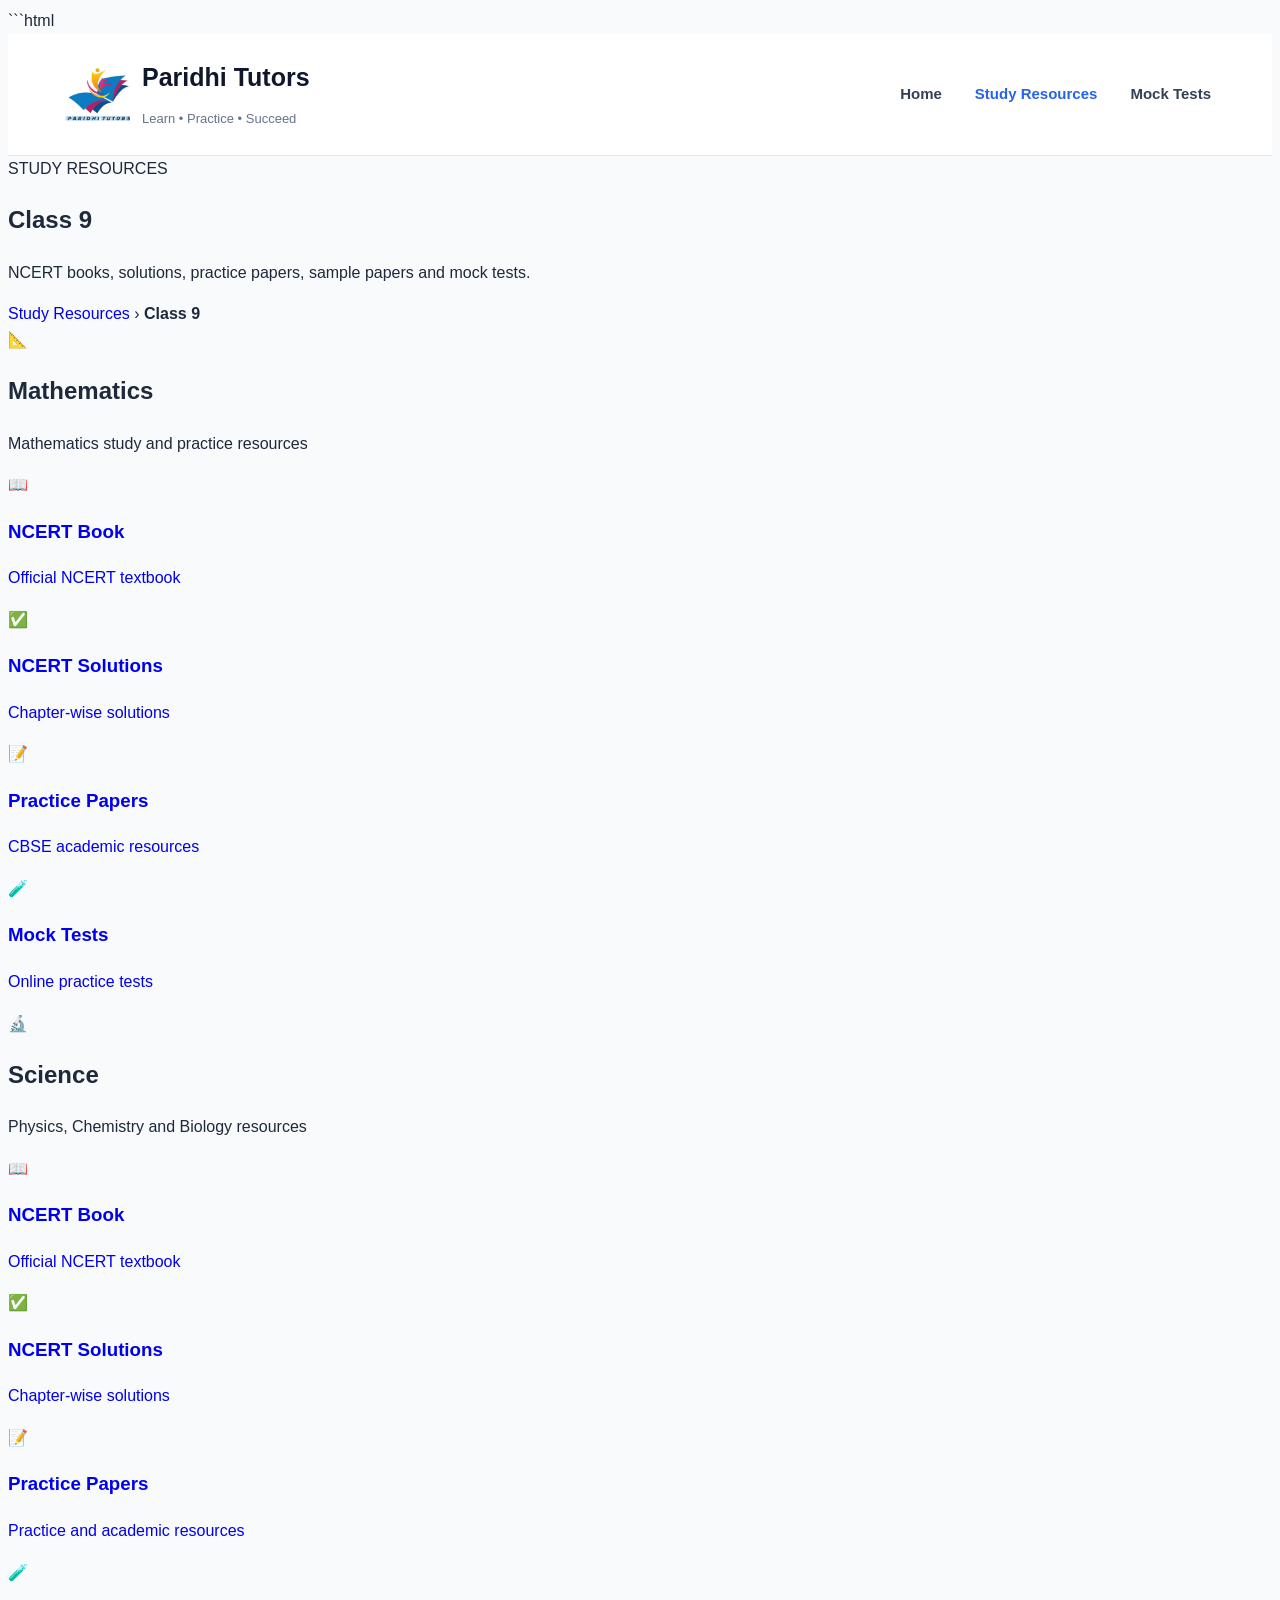
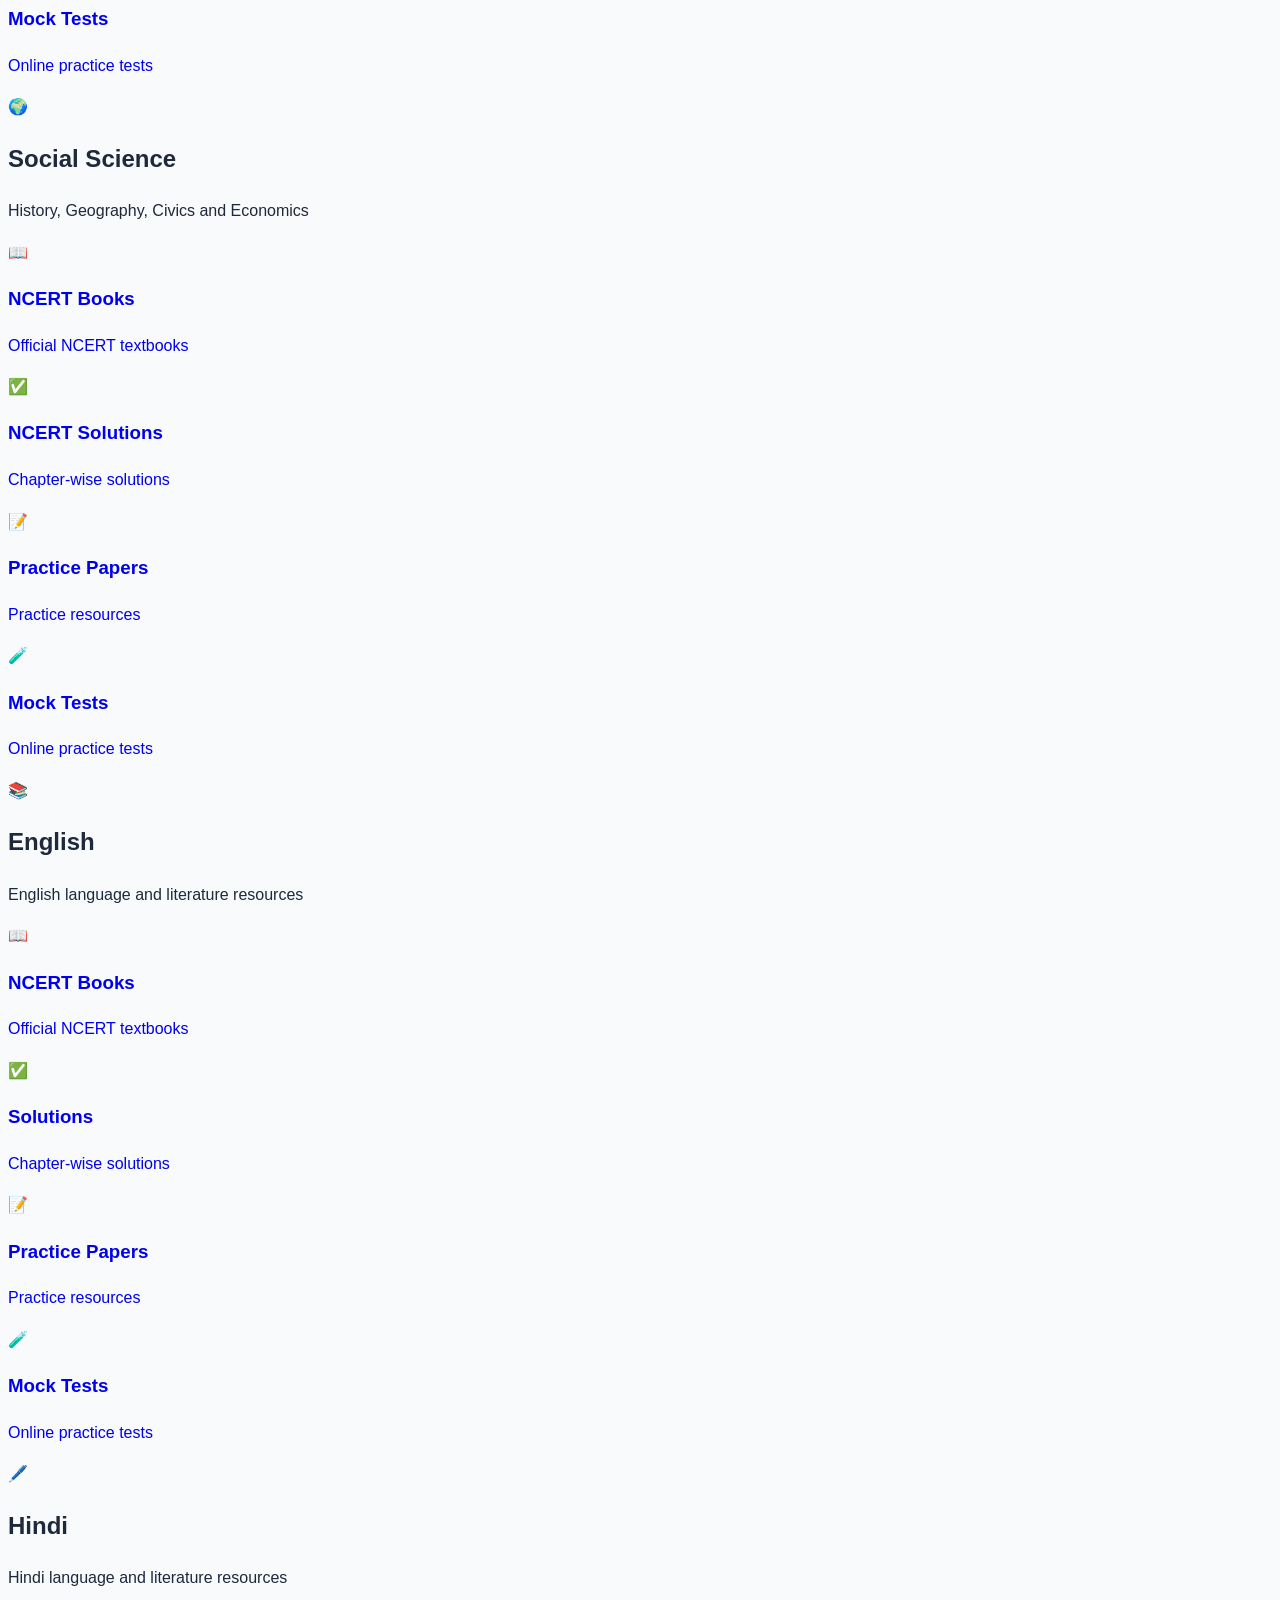
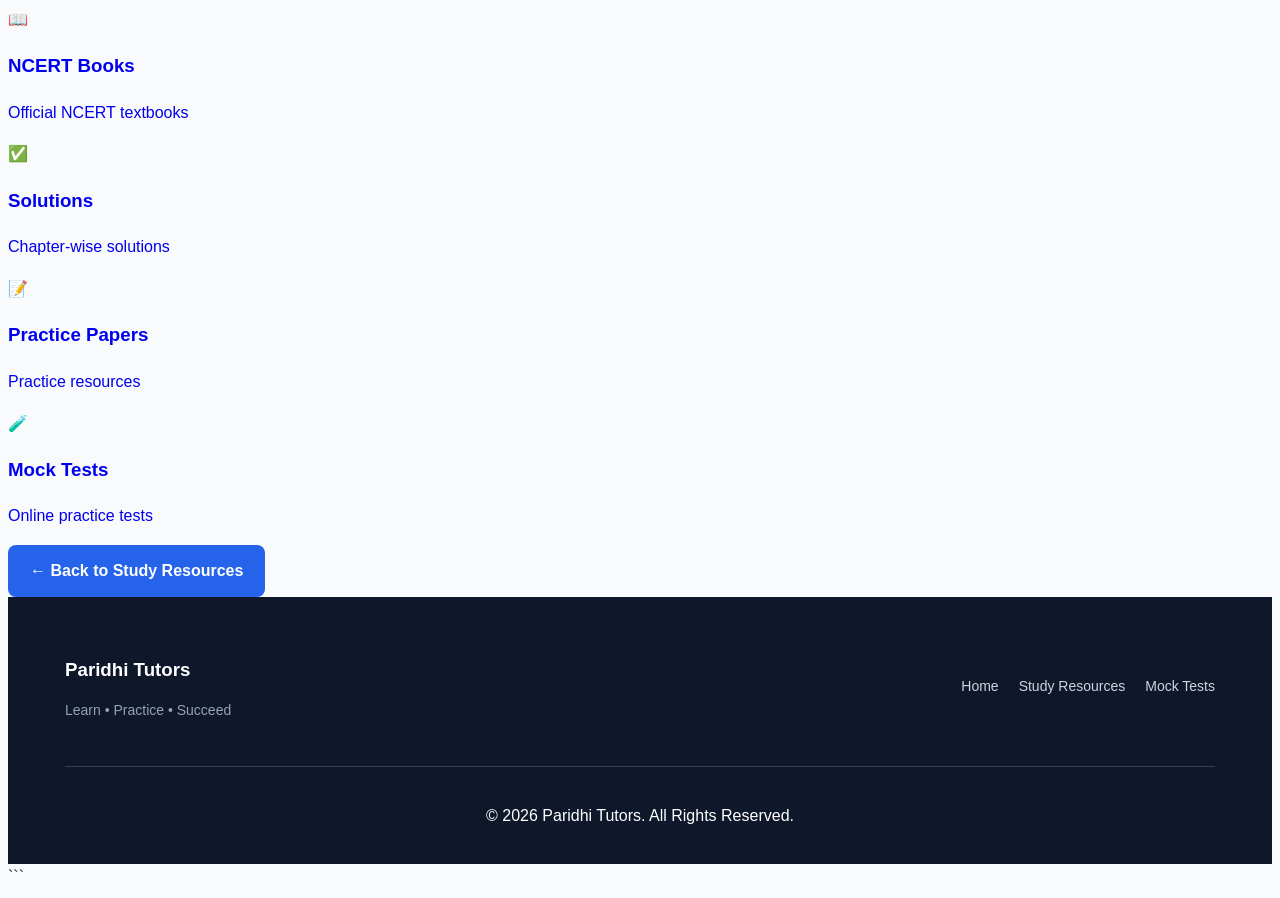
<file: class9.html>
```html
<!DOCTYPE html>
<html lang="en">

<head>

    <meta charset="UTF-8">

    <meta name="viewport"
          content="width=device-width, initial-scale=1.0">

    <title>Class 9 Resources | Paridhi Tutors</title>

    <meta name="description"
          content="Class 9 CBSE study resources including NCERT books, solutions, sample papers, practice questions and mock tests.">

    <link rel="stylesheet" href="style.css">

</head>


<body>


<!-- ================= HEADER ================= -->

<header class="site-header">

    <div class="header-container">

        <a href="index.html" class="brand">

            <img src="logo.jpg"
                 alt="Paridhi Tutors Logo"
                 class="logo">

            <div class="brand-text">

                <h1>Paridhi Tutors</h1>

                <p>Learn • Practice • Succeed</p>

            </div>

        </a>


        <nav class="main-nav">

            <a href="index.html">
                Home
            </a>

            <a href="resources.html"
               class="active">
                Study Resources
            </a>

            <a href="mock-tests.html">
                Mock Tests
            </a>

        </nav>

    </div>

</header>



<!-- ================= MAIN ================= -->

<main class="class-page-container">


    <!-- ================= PAGE INTRO ================= -->

    <section class="class-page-header">

        <span>
            STUDY RESOURCES
        </span>

        <h2>
            Class 9
        </h2>

        <p>
            NCERT books, solutions, practice papers,
            sample papers and mock tests.
        </p>

    </section>



    <!-- ================= BREADCRUMB ================= -->

    <div class="breadcrumb">

        <a href="resources.html">
            Study Resources
        </a>

        <span>›</span>

        <strong>
            Class 9
        </strong>

    </div>



    <!-- ================= MATHEMATICS ================= -->

    <section class="subject-section">

        <div class="subject-title">

            <span class="subject-icon">
                📐
            </span>

            <div>

                <h2>
                    Mathematics
                </h2>

                <p>
                    Mathematics study and practice resources
                </p>

            </div>

        </div>


        <div class="subject-resource-grid">


            <a href="https://ncert.nic.in/textbook.php"
               target="_blank"
               rel="noopener noreferrer"
               class="subject-resource-card">

                <span>📖</span>

                <h3>
                    NCERT Book
                </h3>

                <p>
                    Official NCERT textbook
                </p>

            </a>


            <a href="https://www.tiwariacademy.com/ncert-solutions/class-9/maths/"
               target="_blank"
               rel="noopener noreferrer"
               class="subject-resource-card">

                <span>✅</span>

                <h3>
                    NCERT Solutions
                </h3>

                <p>
                    Chapter-wise solutions
                </p>

            </a>


            <a href="https://www.cbseacademic.nic.in/"
               target="_blank"
               rel="noopener noreferrer"
               class="subject-resource-card">

                <span>📝</span>

                <h3>
                    Practice Papers
                </h3>

                <p>
                    CBSE academic resources
                </p>

            </a>


            <a href="mock-tests.html"
               class="subject-resource-card">

                <span>🧪</span>

                <h3>
                    Mock Tests
                </h3>

                <p>
                    Online practice tests
                </p>

            </a>


        </div>

    </section>



    <!-- ================= SCIENCE ================= -->

    <section class="subject-section">

        <div class="subject-title">

            <span class="subject-icon">
                🔬
            </span>

            <div>

                <h2>
                    Science
                </h2>

                <p>
                    Physics, Chemistry and Biology resources
                </p>

            </div>

        </div>


        <div class="subject-resource-grid">


            <a href="https://ncert.nic.in/textbook.php"
               target="_blank"
               rel="noopener noreferrer"
               class="subject-resource-card">

                <span>📖</span>

                <h3>
                    NCERT Book
                </h3>

                <p>
                    Official NCERT textbook
                </p>

            </a>


            <a href="https://www.tiwariacademy.com/ncert-solutions/class-9/science/"
               target="_blank"
               rel="noopener noreferrer"
               class="subject-resource-card">

                <span>✅</span>

                <h3>
                    NCERT Solutions
                </h3>

                <p>
                    Chapter-wise solutions
                </p>

            </a>


            <a href="https://www.cbseacademic.nic.in/"
               target="_blank"
               rel="noopener noreferrer"
               class="subject-resource-card">

                <span>📝</span>

                <h3>
                    Practice Papers
                </h3>

                <p>
                    Practice and academic resources
                </p>

            </a>


            <a href="mock-tests.html"
               class="subject-resource-card">

                <span>🧪</span>

                <h3>
                    Mock Tests
                </h3>

                <p>
                    Online practice tests
                </p>

            </a>


        </div>

    </section>



    <!-- ================= SOCIAL SCIENCE ================= -->

    <section class="subject-section">

        <div class="subject-title">

            <span class="subject-icon">
                🌍
            </span>

            <div>

                <h2>
                    Social Science
                </h2>

                <p>
                    History, Geography, Civics and Economics
                </p>

            </div>

        </div>


        <div class="subject-resource-grid">


            <a href="https://ncert.nic.in/textbook.php"
               target="_blank"
               rel="noopener noreferrer"
               class="subject-resource-card">

                <span>📖</span>

                <h3>
                    NCERT Books
                </h3>

                <p>
                    Official NCERT textbooks
                </p>

            </a>


            <a href="https://www.tiwariacademy.com/ncert-solutions/class-9/social-science/"
               target="_blank"
               rel="noopener noreferrer"
               class="subject-resource-card">

                <span>✅</span>

                <h3>
                    NCERT Solutions
                </h3>

                <p>
                    Chapter-wise solutions
                </p>

            </a>


            <a href="https://www.cbseacademic.nic.in/"
               target="_blank"
               rel="noopener noreferrer"
               class="subject-resource-card">

                <span>📝</span>

                <h3>
                    Practice Papers
                </h3>

                <p>
                    Practice resources
                </p>

            </a>


            <a href="mock-tests.html"
               class="subject-resource-card">

                <span>🧪</span>

                <h3>
                    Mock Tests
                </h3>

                <p>
                    Online practice tests
                </p>

            </a>


        </div>

    </section>



    <!-- ================= ENGLISH ================= -->

    <section class="subject-section">

        <div class="subject-title">

            <span class="subject-icon">
                📚
            </span>

            <div>

                <h2>
                    English
                </h2>

                <p>
                    English language and literature resources
                </p>

            </div>

        </div>


        <div class="subject-resource-grid">


            <a href="https://ncert.nic.in/textbook.php"
               target="_blank"
               rel="noopener noreferrer"
               class="subject-resource-card">

                <span>📖</span>

                <h3>
                    NCERT Books
                </h3>

                <p>
                    Official NCERT textbooks
                </p>

            </a>


            <a href="https://www.tiwariacademy.com/ncert-solutions/class-9/english/"
               target="_blank"
               rel="noopener noreferrer"
               class="subject-resource-card">

                <span>✅</span>

                <h3>
                    Solutions
                </h3>

                <p>
                    Chapter-wise solutions
                </p>

            </a>


            <a href="https://www.cbseacademic.nic.in/"
               target="_blank"
               rel="noopener noreferrer"
               class="subject-resource-card">

                <span>📝</span>

                <h3>
                    Practice Papers
                </h3>

                <p>
                    Practice resources
                </p>

            </a>


            <a href="mock-tests.html"
               class="subject-resource-card">

                <span>🧪</span>

                <h3>
                    Mock Tests
                </h3>

                <p>
                    Online practice tests
                </p>

            </a>


        </div>

    </section>



    <!-- ================= HINDI ================= -->

    <section class="subject-section">

        <div class="subject-title">

            <span class="subject-icon">
                🖊️
            </span>

            <div>

                <h2>
                    Hindi
                </h2>

                <p>
                    Hindi language and literature resources
                </p>

            </div>

        </div>


        <div class="subject-resource-grid">


            <a href="https://ncert.nic.in/textbook.php"
               target="_blank"
               rel="noopener noreferrer"
               class="subject-resource-card">

                <span>📖</span>

                <h3>
                    NCERT Books
                </h3>

                <p>
                    Official NCERT textbooks
                </p>

            </a>


            <a href="https://www.tiwariacademy.com/ncert-solutions/class-9/hindi/"
               target="_blank"
               rel="noopener noreferrer"
               class="subject-resource-card">

                <span>✅</span>

                <h3>
                    Solutions
                </h3>

                <p>
                    Chapter-wise solutions
                </p>

            </a>


            <a href="https://www.cbseacademic.nic.in/"
               target="_blank"
               rel="noopener noreferrer"
               class="subject-resource-card">

                <span>📝</span>

                <h3>
                    Practice Papers
                </h3>

                <p>
                    Practice resources
                </p>

            </a>


            <a href="mock-tests.html"
               class="subject-resource-card">

                <span>🧪</span>

                <h3>
                    Mock Tests
                </h3>

                <p>
                    Online practice tests
                </p>

            </a>


        </div>

    </section>



    <!-- ================= BACK BUTTON ================= -->

    <div class="back-button-container">

        <a href="resources.html"
           class="primary-button">

            ← Back to Study Resources

        </a>

    </div>


</main>



<!-- ================= FOOTER ================= -->

<footer class="site-footer">

    <div class="footer-content">

        <div>

            <h3>
                Paridhi Tutors
            </h3>

            <p>
                Learn • Practice • Succeed
            </p>

        </div>


        <div class="footer-links">

            <a href="index.html">
                Home
            </a>

            <a href="resources.html">
                Study Resources
            </a>

            <a href="mock-tests.html">
                Mock Tests
            </a>

        </div>

    </div>


    <div class="footer-bottom">

        <p>
            © 2026 Paridhi Tutors. All Rights Reserved.
        </p>

    </div>

</footer>


</body>

</html>
```
</file>
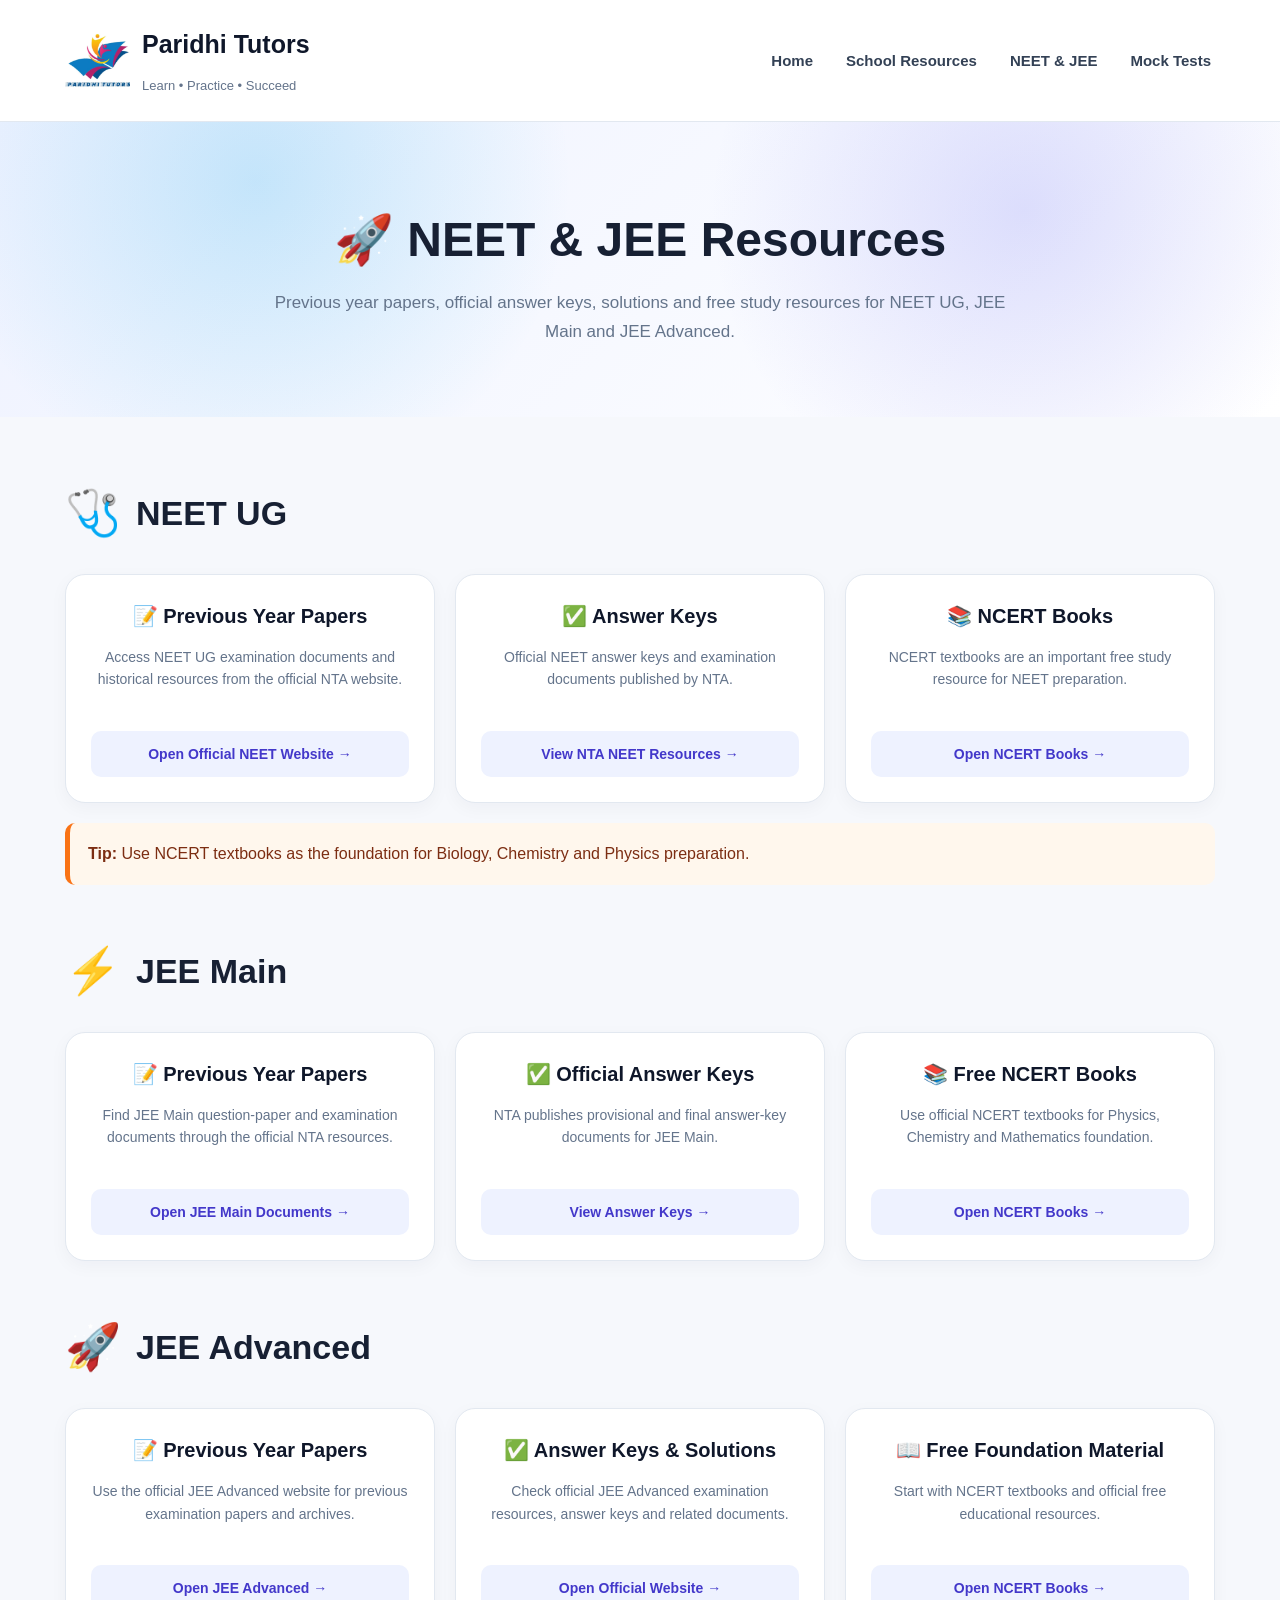
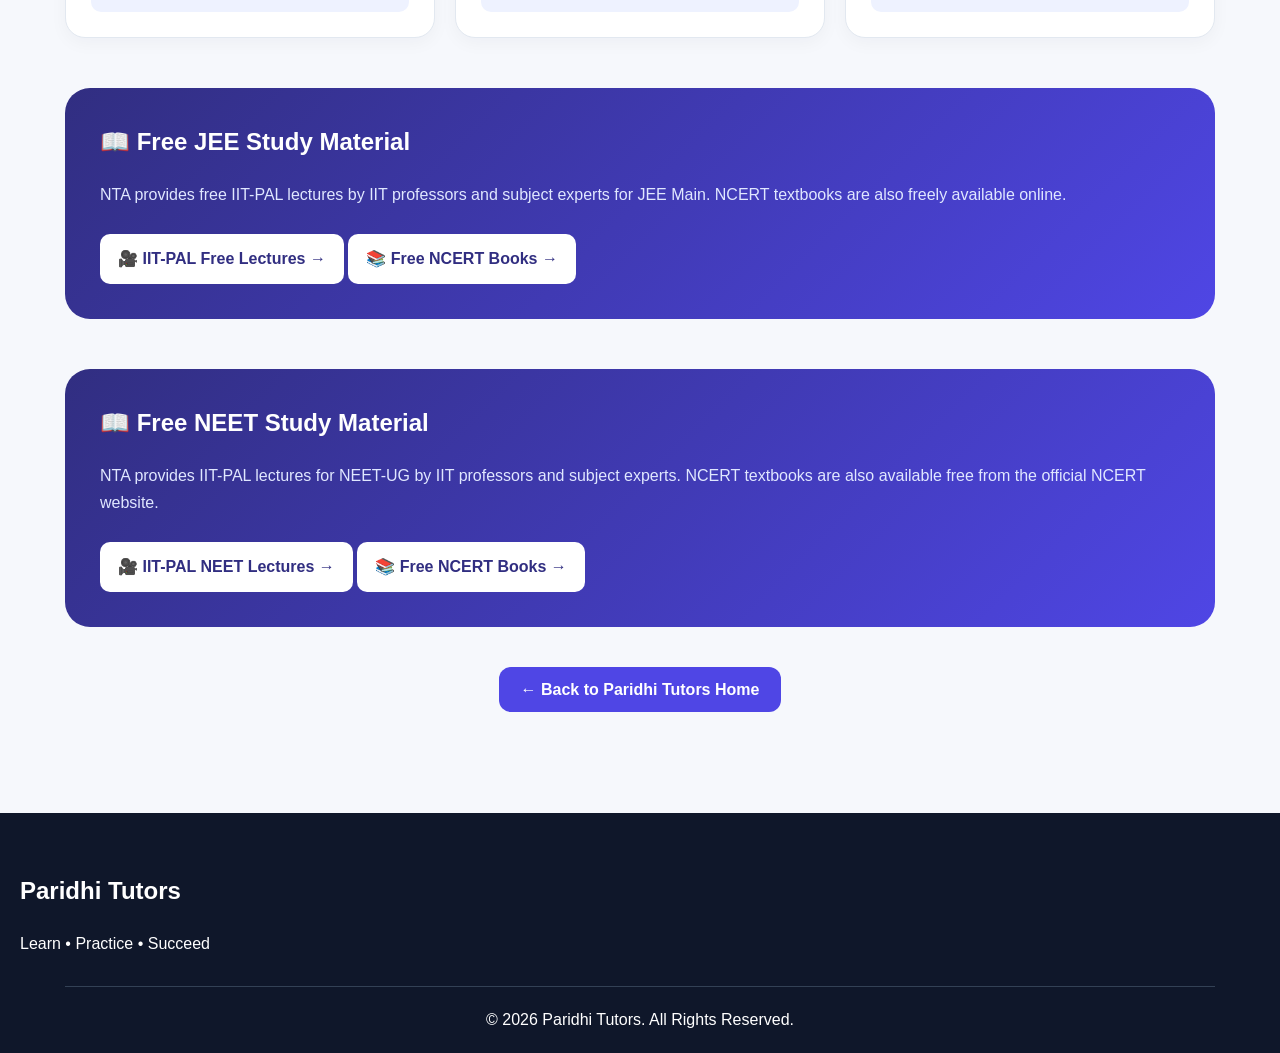
<file: competitive-exams.html>
<!DOCTYPE html>

<html lang="en">

<head>

<meta charset="UTF-8">

<meta name="viewport" content="width=device-width, initial-scale=1.0">

<title>NEET & JEE Resources | Paridhi Tutors</title>

<meta name="description"
content="Free NEET UG, JEE Main and JEE Advanced previous year papers, answer keys and study resources.">

<link rel="stylesheet" href="style.css">

<style>

body {
    margin: 0;
    font-family: Arial, Helvetica, sans-serif;
    background: #f6f8fc;
    color: #172033;
}

.page-header {
    padding: 70px 20px;
    text-align: center;

    background:
    radial-gradient(circle at 20% 20%,rgba(14,165,233,.20),transparent 30%),
    radial-gradient(circle at 80% 30%,rgba(99,102,241,.20),transparent 30%),
    linear-gradient(135deg,#eef2ff,#ffffff);
}

.page-header h1 {
    font-size: 48px;
    margin: 10px 0;
}

.page-header p {
    max-width: 750px;
    margin: auto;
    color: #64748b;
    line-height: 1.7;
    font-size: 17px;
}

.container {
    max-width: 1150px;
    margin: auto;
    padding: 60px 20px;
}

.exam-section {
    margin-bottom: 50px;
}

.exam-title {
    display: flex;
    align-items: center;
    gap: 15px;
    margin-bottom: 25px;
}

.exam-title .icon {
    font-size: 45px;
}

.exam-title h2 {
    margin: 0;
    font-size: 34px;
}

.resource-grid {
    display: grid;
    grid-template-columns: repeat(3,1fr);
    gap: 20px;
}

.resource-card {
    background: white;
    border: 1px solid #e2e8f0;
    border-radius: 20px;
    padding: 25px;

    transition: .3s;
}

.resource-card:hover {
    transform: translateY(-6px);
    box-shadow: 0 18px 40px rgba(15,23,42,.10);
}

.resource-card h3 {
    margin-top: 0;
}

.resource-card p {
    color: #64748b;
    line-height: 1.6;
}

.resource-card a {
    display: block;
    margin-top: 12px;

    background: #eef2ff;
    color: #4338ca;

    padding: 12px;
    border-radius: 10px;

    font-weight: 700;
}

.resource-card a:hover {
    background: #4f46e5;
    color: white;
}

.note {
    margin-top: 20px;
    padding: 18px;
    background: #fff7ed;
    border-left: 5px solid #f97316;
    border-radius: 10px;
    color: #7c2d12;
    line-height: 1.6;
}

.free-box {
    background: linear-gradient(135deg,#312e81,#4f46e5);
    color: white;

    border-radius: 25px;
    padding: 35px;

    margin-bottom: 25px;
}

.free-box h2 {
    margin-top: 0;
}

.free-box p {
    color: #e0e7ff;
    line-height: 1.7;
}

.free-box a {
    display: inline-block;

    margin-top: 10px;

    background: white;
    color: #312e81;

    padding: 12px 18px;

    border-radius: 10px;

    font-weight: 700;
}

.back {
    text-align: center;
    margin: 50px 0;
}

.back a {
    background: #4f46e5;
    color: white;

    padding: 14px 22px;
    border-radius: 12px;

    font-weight: 700;
}

@media(max-width:800px) {

    .resource-grid {
        grid-template-columns: 1fr 1fr;
    }

}

@media(max-width:550px) {

    .page-header h1 {
        font-size: 36px;
    }

    .resource-grid {
        grid-template-columns: 1fr;
    }

}

</style>

</head>

<body>

<!-- HEADER -->

<header class="site-header">

<div class="header-container">

<a href="index.html" class="brand">

<img src="logo.jpg"
  alt="Paridhi Tutors Logo"
  class="logo">

<div class="brand-text">

<h1>Paridhi Tutors</h1>

<p>Learn • Practice • Succeed</p>

</div>

</a>

<nav class="main-nav">

<a href="index.html">Home</a>

<a href="resources.html">School Resources</a>

<a href="competitive-exams.html">NEET & JEE</a>

<a href="mock-tests.html">Mock Tests</a>

</nav>

</div>

</header>

<!-- PAGE HEADER -->

<section class="page-header">

<h1>🚀 NEET & JEE Resources</h1>

<p>

Previous year papers, official answer keys,
solutions and free study resources for
NEET UG, JEE Main and JEE Advanced.

</p>

</section>

<main class="container">

<!-- ================= NEET ================= -->

<section id="neet"
         class="exam-section">

<div class="exam-title">

<div class="icon">🩺</div>

<h2>NEET UG</h2>

</div>

<div class="resource-grid">

<div class="resource-card">

<h3>📝 Previous Year Papers</h3>

<p>
Access NEET UG examination documents and
historical resources from the official NTA website.
</p>

<a href="https://neet.nta.nic.in/"
target="_blank">

Open Official NEET Website →

</a>

</div>

<div class="resource-card">

<h3>✅ Answer Keys</h3>

<p>
Official NEET answer keys and examination
documents published by NTA.
</p>

<a href="https://neet.nta.nic.in/"
target="_blank">

View NTA NEET Resources →

</a>

</div>

<div class="resource-card">

<h3>📚 NCERT Books</h3>

<p>
NCERT textbooks are an important free
study resource for NEET preparation.
</p>

<a href="https://ncert.nic.in/textbook.php"
target="_blank">

Open NCERT Books →

</a>

</div>

</div>

<div class="note">

<strong>Tip:</strong>
Use NCERT textbooks as the foundation for
Biology, Chemistry and Physics preparation.

</div>

</section>

<!-- ================= JEE MAIN ================= -->

<section id="jee-main"
         class="exam-section">

<div class="exam-title">

<div class="icon">⚡</div>

<h2>JEE Main</h2>

</div>

<div class="resource-grid">

<div class="resource-card">

<h3>📝 Previous Year Papers</h3>

<p>
Find JEE Main question-paper and examination
documents through the official NTA resources.
</p>

<a href="https://jeemain.nta.nic.in/documents/"
target="_blank">

Open JEE Main Documents →

</a>

</div>

<div class="resource-card">

<h3>✅ Official Answer Keys</h3>

<p>
NTA publishes provisional and final answer-key
documents for JEE Main.
</p>

<a href="https://jeemain.nta.nic.in/documents/"
target="_blank">

View Answer Keys →

</a>

</div>

<div class="resource-card">

<h3>📚 Free NCERT Books</h3>

<p>
Use official NCERT textbooks for Physics,
Chemistry and Mathematics foundation.
</p>

<a href="https://ncert.nic.in/textbook.php"
target="_blank">

Open NCERT Books →

</a>

</div>

</div>

</section>

<!-- ================= JEE ADVANCED ================= -->

<section id="jee-advanced"
         class="exam-section">

<div class="exam-title">

<div class="icon">🚀</div>

<h2>JEE Advanced</h2>

</div>

<div class="resource-grid">

<div class="resource-card">

<h3>📝 Previous Year Papers</h3>

<p>
Use the official JEE Advanced website for
previous examination papers and archives.
</p>

<a href="https://jeeadv.ac.in/"
target="_blank">

Open JEE Advanced →

</a>

</div>

<div class="resource-card">

<h3>✅ Answer Keys & Solutions</h3>

<p>
Check official JEE Advanced examination
resources, answer keys and related documents.
</p>

<a href="https://jeeadv.ac.in/"
target="_blank">

Open Official Website →

</a>

</div>

<div class="resource-card">

<h3>📖 Free Foundation Material</h3>

<p>
Start with NCERT textbooks and official
free educational resources.
</p>

<a href="https://ncert.nic.in/textbook.php"
target="_blank">

Open NCERT Books →

</a>

</div>

</div>

</section>

<!-- ================= FREE JEE ================= -->

<section id="free-jee"
         class="exam-section">

<div class="free-box">

<h2>📖 Free JEE Study Material</h2>

<p>

NTA provides free IIT-PAL lectures by IIT professors
and subject experts for JEE Main. NCERT textbooks
are also freely available online.

</p>

<a href="https://nta.ac.in/LecturesContent"
target="_blank">

🎥 IIT-PAL Free Lectures →

</a>

<a href="https://ncert.nic.in/textbook.php"
target="_blank">

📚 Free NCERT Books →

</a>

</div>

</section>

<!-- ================= FREE NEET ================= -->

<section id="free-neet"
         class="exam-section">

<div class="free-box">

<h2>📖 Free NEET Study Material</h2>

<p>

NTA provides IIT-PAL lectures for NEET-UG by
IIT professors and subject experts. NCERT textbooks
are also available free from the official NCERT website.

</p>

<a href="https://nta.ac.in/LecturesContent"
target="_blank">

🎥 IIT-PAL NEET Lectures →

</a>

<a href="https://ncert.nic.in/textbook.php"
target="_blank">

📚 Free NCERT Books →

</a>

</div>

</section>

<div class="back">

<a href="index.html">

← Back to Paridhi Tutors Home

</a>

</div>

</main>

<footer class="site-footer">

<div class="footer-container">

<div>

<h2>Paridhi Tutors</h2>

<p>Learn • Practice • Succeed</p>

</div>

</div>

<div class="footer-bottom">

© 2026 Paridhi Tutors. All Rights Reserved.

</div>

</footer>

</body>

</html>
</file>
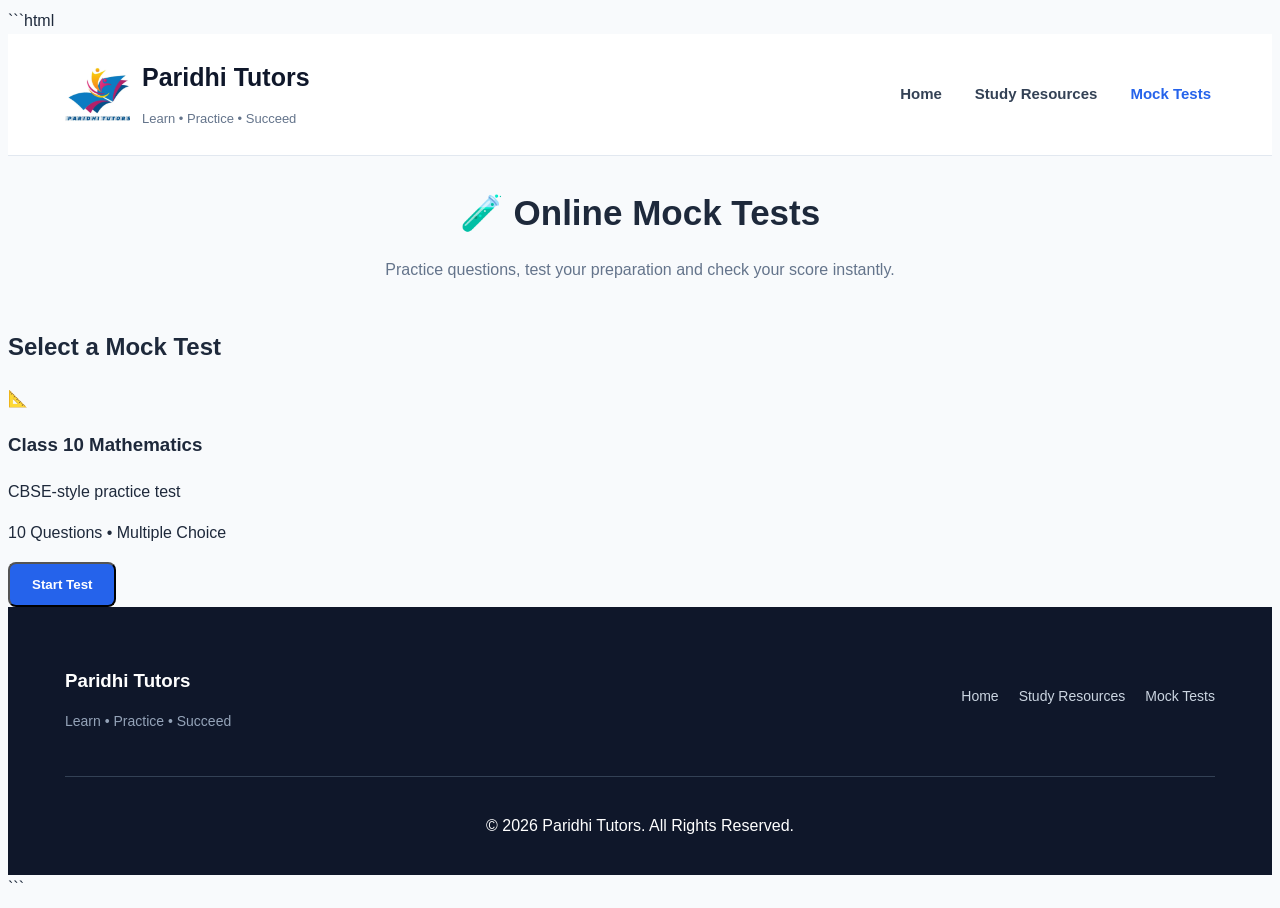
<file: mock-tests.html>
```html
<!DOCTYPE html>
<html lang="en">

<head>

    <meta charset="UTF-8">

    <meta name="viewport"
          content="width=device-width, initial-scale=1.0">

    <title>Mock Tests | Paridhi Tutors</title>

    <meta name="description"
          content="Online mock tests and practice tests for students at Paridhi Tutors.">

    <link rel="stylesheet" href="style.css">

</head>


<body>


<!-- ================= HEADER ================= -->

<header class="site-header">

    <div class="header-container">

        <a href="index.html" class="brand">

            <img src="logo.jpg"
                 alt="Paridhi Tutors Logo"
                 class="logo">

            <div class="brand-text">

                <h1>Paridhi Tutors</h1>

                <p>Learn • Practice • Succeed</p>

            </div>

        </a>


        <nav class="main-nav">

            <a href="index.html">
                Home
            </a>

            <a href="resources.html">
                Study Resources
            </a>

            <a href="mock-tests.html"
               class="active">
                Mock Tests
            </a>

        </nav>

    </div>

</header>



<!-- ================= MAIN ================= -->

<main class="mock-container">


    <section class="resources-intro">

        <h2>🧪 Online Mock Tests</h2>

        <p>
            Practice questions, test your preparation and
            check your score instantly.
        </p>

    </section>



    <!-- ================= TEST SELECTION ================= -->

    <section class="test-selection">

        <h2>Select a Mock Test</h2>


        <div class="test-card">

            <div class="test-icon">
                📐
            </div>

            <h3>
                Class 10 Mathematics
            </h3>

            <p>
                CBSE-style practice test
            </p>

            <p class="test-info">
                10 Questions • Multiple Choice
            </p>

            <button
                onclick="startTest()"
                class="primary-button">

                Start Test

            </button>

        </div>


    </section>



    <!-- ================= QUIZ ================= -->

    <section id="quiz-section"
             class="quiz-section"
             style="display:none;">

        <div class="quiz-header">

            <h2>
                Class 10 Mathematics
            </h2>

            <p>
                Choose the correct answer for each question.
            </p>

        </div>


        <form id="quiz-form">


            <!-- QUESTION 1 -->

            <div class="question-card">

                <h3>
                    1. What is the value of 5²?
                </h3>

                <label>
                    <input type="radio"
                           name="q1"
                           value="0">
                    10
                </label>

                <label>
                    <input type="radio"
                           name="q1"
                           value="1">
                    25
                </label>

                <label>
                    <input type="radio"
                           name="q1"
                           value="0">
                    15
                </label>

                <label>
                    <input type="radio"
                           name="q1"
                           value="0">
                    20
                </label>

            </div>



            <!-- QUESTION 2 -->

            <div class="question-card">

                <h3>
                    2. What is the HCF of 12 and 18?
                </h3>

                <label>
                    <input type="radio"
                           name="q2"
                           value="0">
                    2
                </label>

                <label>
                    <input type="radio"
                           name="q2"
                           value="0">
                    3
                </label>

                <label>
                    <input type="radio"
                           name="q2"
                           value="1">
                    6
                </label>

                <label>
                    <input type="radio"
                           name="q2"
                           value="0">
                    9
                </label>

            </div>



            <!-- QUESTION 3 -->

            <div class="question-card">

                <h3>
                    3. What is the value of √81?
                </h3>

                <label>
                    <input type="radio"
                           name="q3"
                           value="1">
                    9
                </label>

                <label>
                    <input type="radio"
                           name="q3"
                           value="0">
                    8
                </label>

                <label>
                    <input type="radio"
                           name="q3"
                           value="0">
                    7
                </label>

                <label>
                    <input type="radio"
                           name="q3"
                           value="0">
                    6
                </label>

            </div>



            <!-- QUESTION 4 -->

            <div class="question-card">

                <h3>
                    4. What is the sum of angles in a triangle?
                </h3>

                <label>
                    <input type="radio"
                           name="q4"
                           value="0">
                    90°
                </label>

                <label>
                    <input type="radio"
                           name="q4"
                           value="1">
                    180°
                </label>

                <label>
                    <input type="radio"
                           name="q4"
                           value="0">
                    270°
                </label>

                <label>
                    <input type="radio"
                           name="q4"
                           value="0">
                    360°
                </label>

            </div>



            <!-- QUESTION 5 -->

            <div class="question-card">

                <h3>
                    5. What is 20% of 100?
                </h3>

                <label>
                    <input type="radio"
                           name="q5"
                           value="1">
                    20
                </label>

                <label>
                    <input type="radio"
                           name="q5"
                           value="0">
                    10
                </label>

                <label>
                    <input type="radio"
                           name="q5"
                           value="0">
                    25
                </label>

                <label>
                    <input type="radio"
                           name="q5"
                           value="0">
                    50
                </label>

            </div>



            <!-- QUESTION 6 -->

            <div class="question-card">

                <h3>
                    6. If x = 5, what is 2x + 3?
                </h3>

                <label>
                    <input type="radio"
                           name="q6"
                           value="0">
                    10
                </label>

                <label>
                    <input type="radio"
                           name="q6"
                           value="1">
                    13
                </label>

                <label>
                    <input type="radio"
                           name="q6"
                           value="0">
                    15
                </label>

                <label>
                    <input type="radio"
                           name="q6"
                           value="0">
                    8
                </label>

            </div>



            <!-- QUESTION 7 -->

            <div class="question-card">

                <h3>
                    7. What is the area of a square
                    having side 5 cm?
                </h3>

                <label>
                    <input type="radio"
                           name="q7"
                           value="0">
                    10 cm²
                </label>

                <label>
                    <input type="radio"
                           name="q7"
                           value="1">
                    25 cm²
                </label>

                <label>
                    <input type="radio"
                           name="q7"
                           value="0">
                    20 cm²
                </label>

                <label>
                    <input type="radio"
                           name="q7"
                           value="0">
                    15 cm²
                </label>

            </div>



            <!-- QUESTION 8 -->

            <div class="question-card">

                <h3>
                    8. What is the value of 3 × 4 + 2?
                </h3>

                <label>
                    <input type="radio"
                           name="q8"
                           value="1">
                    14
                </label>

                <label>
                    <input type="radio"
                           name="q8"
                           value="0">
                    18
                </label>

                <label>
                    <input type="radio"
                           name="q8"
                           value="0">
                    20
                </label>

                <label>
                    <input type="radio"
                           name="q8"
                           value="0">
                    10
                </label>

            </div>



            <!-- QUESTION 9 -->

            <div class="question-card">

                <h3>
                    9. The probability of getting a head
                    when tossing a fair coin is:
                </h3>

                <label>
                    <input type="radio"
                           name="q9"
                           value="1">
                    1/2
                </label>

                <label>
                    <input type="radio"
                           name="q9"
                           value="0">
                    1
                </label>

                <label>
                    <input type="radio"
                           name="q9"
                           value="0">
                    1/3
                </label>

                <label>
                    <input type="radio"
                           name="q9"
                           value="0">
                    0
                </label>

            </div>



            <!-- QUESTION 10 -->

            <div class="question-card">

                <h3>
                    10. What is the value of 10 × 10?
                </h3>

                <label>
                    <input type="radio"
                           name="q10"
                           value="1">
                    100
                </label>

                <label>
                    <input type="radio"
                           name="q10"
                           value="0">
                    10
                </label>

                <label>
                    <input type="radio"
                           name="q10"
                           value="0">
                    50
                </label>

                <label>
                    <input type="radio"
                           name="q10"
                           value="0">
                    1000
                </label>

            </div>



            <button
                type="button"
                onclick="submitTest()"
                class="primary-button submit-button">

                Submit Test

            </button>


        </form>


        <!-- ================= RESULT ================= -->

        <div id="result"
             class="result-box"
             style="display:none;">

        </div>


    </section>

</main>



<!-- ================= FOOTER ================= -->

<footer class="site-footer">

    <div class="footer-content">

        <div>

            <h3>
                Paridhi Tutors
            </h3>

            <p>
                Learn • Practice • Succeed
            </p>

        </div>


        <div class="footer-links">

            <a href="index.html">
                Home
            </a>

            <a href="resources.html">
                Study Resources
            </a>

            <a href="mock-tests.html">
                Mock Tests
            </a>

        </div>

    </div>


    <div class="footer-bottom">

        <p>
            © 2026 Paridhi Tutors. All Rights Reserved.
        </p>

    </div>

</footer>



<!-- ================= JAVASCRIPT ================= -->

<script>

function startTest() {

    document.querySelector(".test-selection").style.display = "none";

    document.getElementById("quiz-section").style.display = "block";

    window.scrollTo({
        top: 0,
        behavior: "smooth"
    });

}


function submitTest() {

    let score = 0;

    const totalQuestions = 10;


    for (let i = 1; i <= totalQuestions; i++) {

        const answer =
            document.querySelector(
                'input[name="q' + i + '"]:checked'
            );

        if (answer && answer.value === "1") {

            score++;

        }

    }


    const percentage =
        (score / totalQuestions) * 100;


    let message = "";


    if (percentage >= 80) {

        message = "Excellent work! 🎉";

    }

    else if (percentage >= 60) {

        message = "Good job! Keep practising. 👍";

    }

    else {

        message = "Keep practising and try again. 💪";

    }


    const result =
        document.getElementById("result");


    result.innerHTML = `

        <h2>🎯 Your Result</h2>

        <p class="score">
            ${score} / ${totalQuestions}
        </p>

        <p class="percentage">
            ${percentage}%
        </p>

        <p>
            ${message}
        </p>

        <button
            onclick="location.reload()"
            class="primary-button">

            Try Again

        </button>

    `;


    result.style.display = "block";


    result.scrollIntoView({
        behavior: "smooth"
    });

}

</script>


</body>

</html>
```
</file>
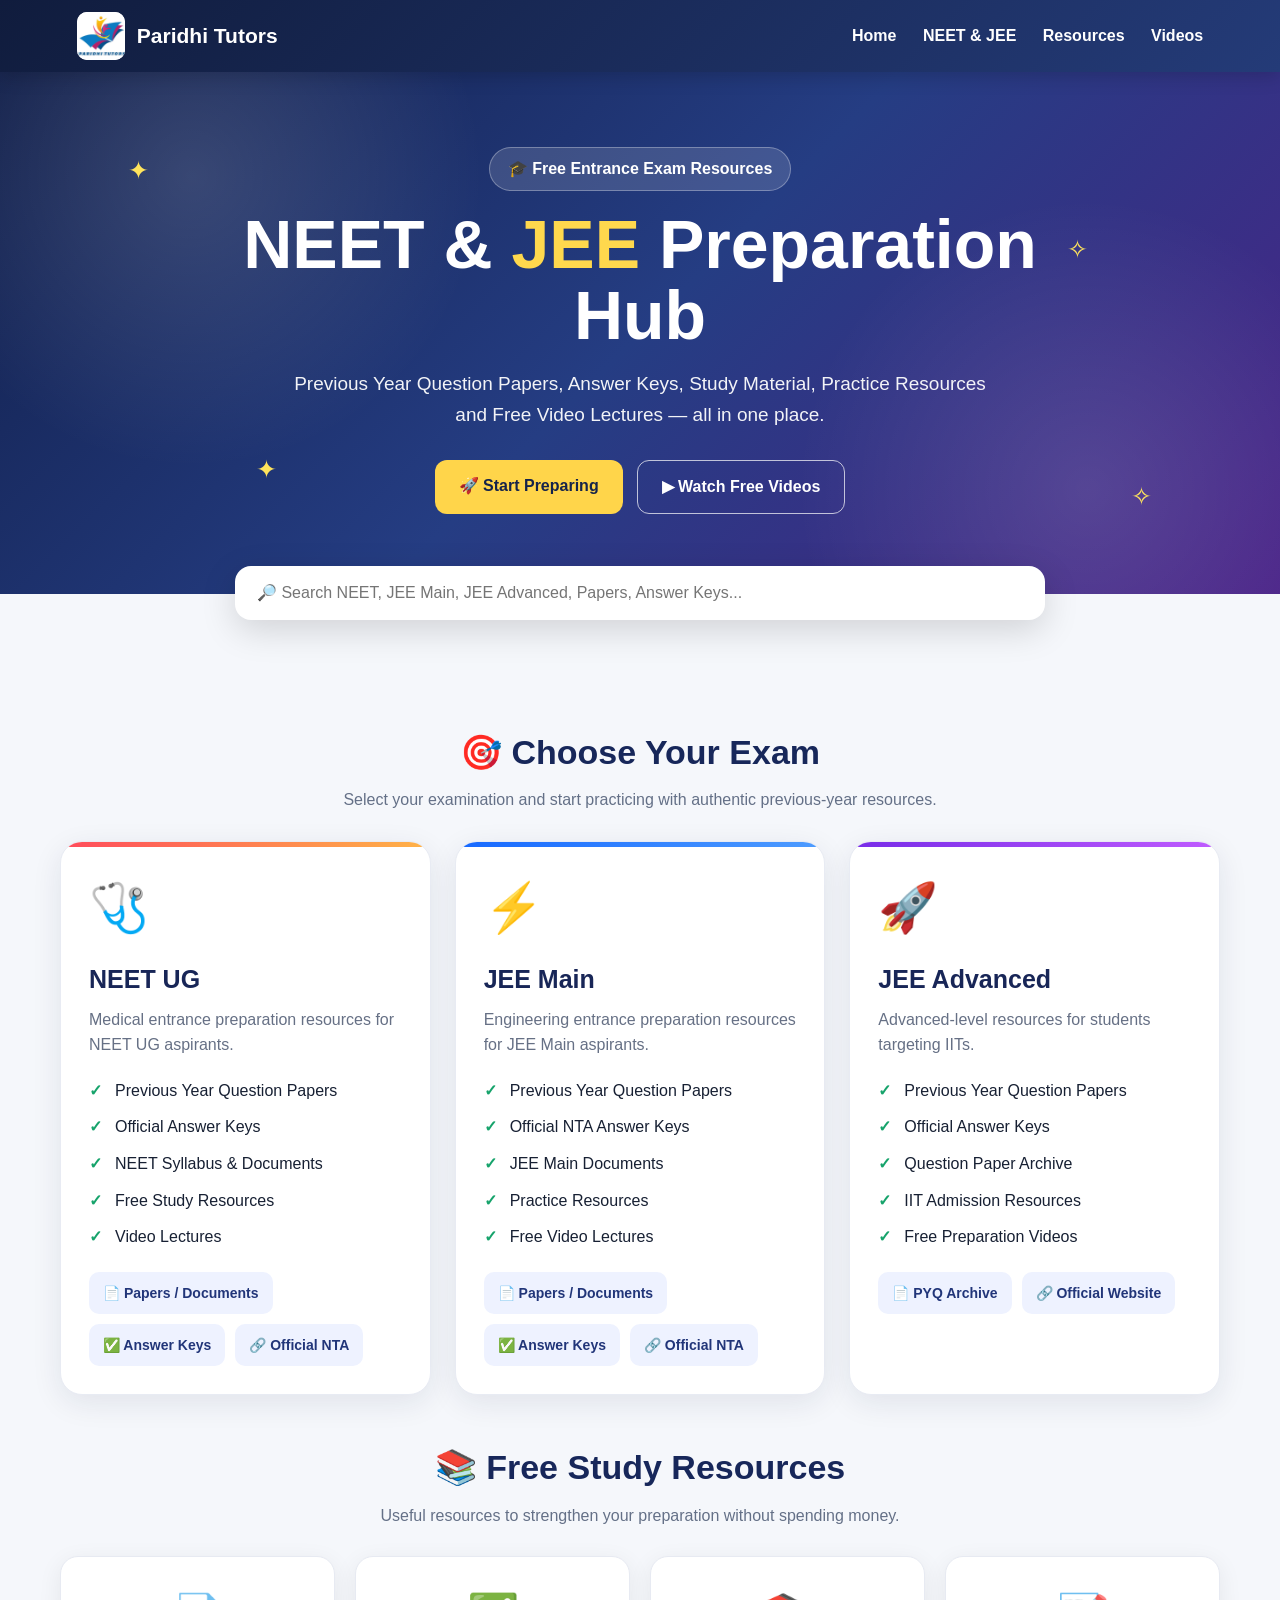
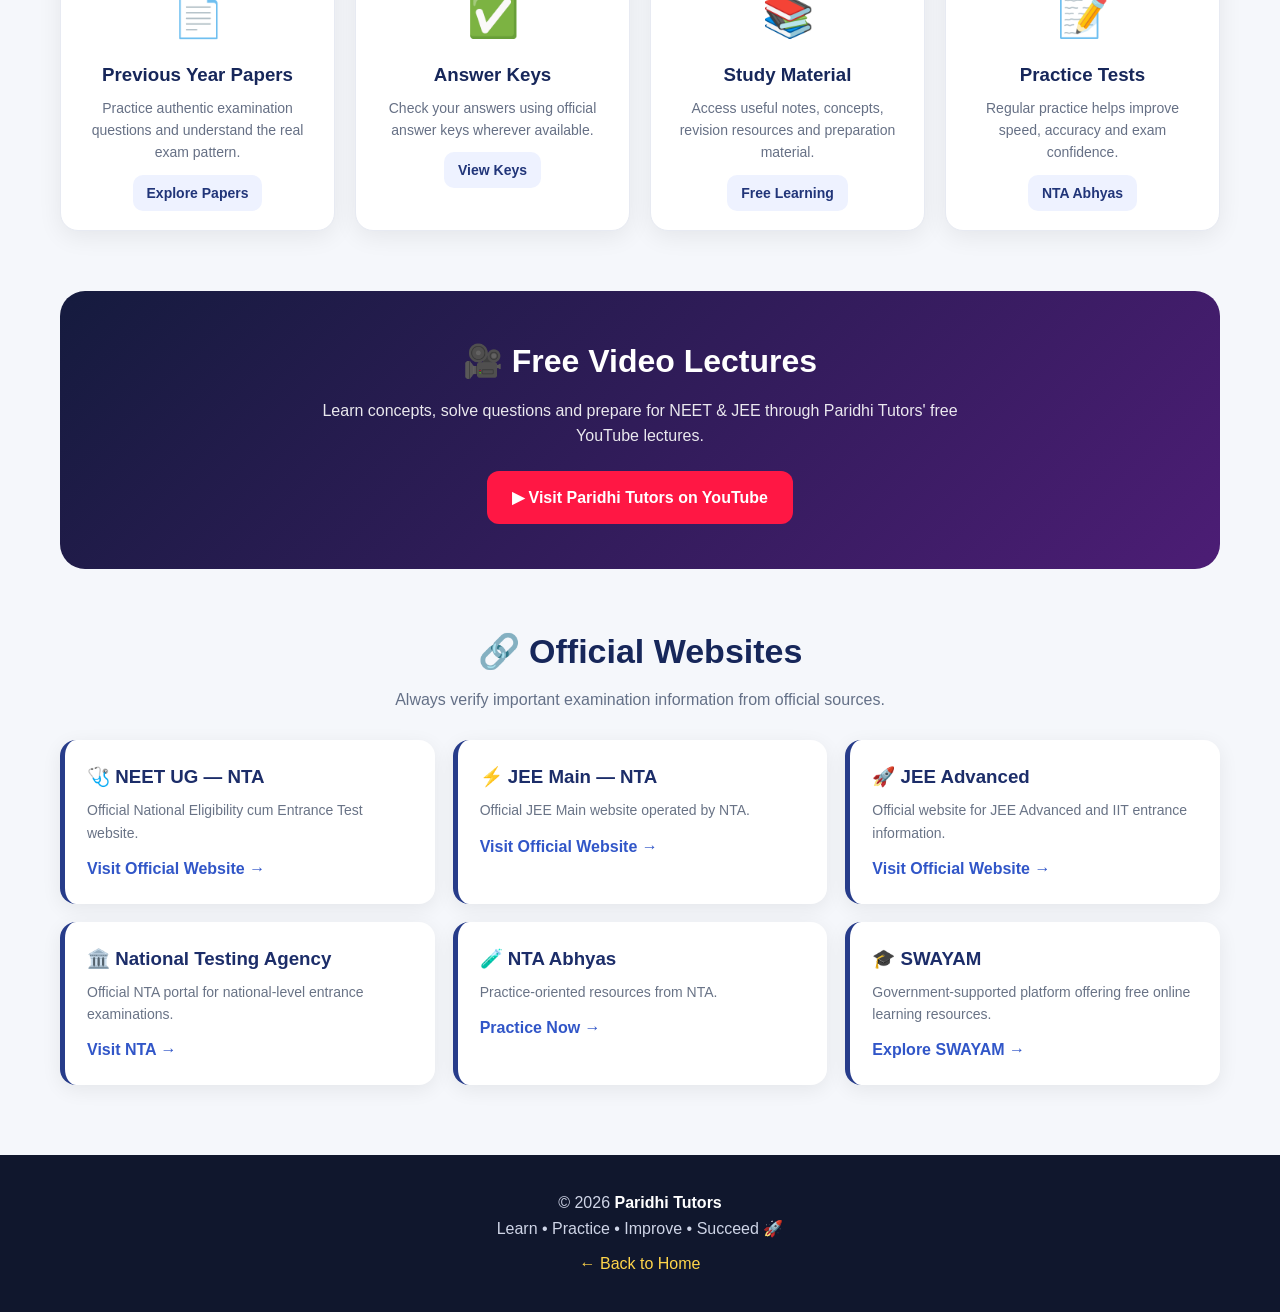
<file: neet-jee.html>
<!DOCTYPE html>
<html lang="en">
<head>
    <meta charset="UTF-8">
    <meta name="viewport" content="width=device-width, initial-scale=1.0">

    <title>NEET & JEE Resources | Paridhi Tutors</title>

    <meta name="description"
          content="Free NEET UG, JEE Main and JEE Advanced previous year question papers, answer keys, study material and video lectures by Paridhi Tutors.">

    <link rel="icon" href="logo.jpg">

    <style>
        * {
            box-sizing: border-box;
            margin: 0;
            padding: 0;
        }

        html {
            scroll-behavior: smooth;
        }

        body {
            font-family: "Segoe UI", Arial, sans-serif;
            background: #f5f7fb;
            color: #172033;
            line-height: 1.6;
        }

        /* =========================
           NAVBAR
        ========================= */

        nav {
            background: linear-gradient(135deg, #101c3d, #243b78);
            color: white;
            padding: 12px 6%;
            display: flex;
            justify-content: space-between;
            align-items: center;
            position: sticky;
            top: 0;
            z-index: 1000;
            box-shadow: 0 4px 18px rgba(0,0,0,0.18);
        }

        .nav-brand {
            display: flex;
            align-items: center;
            gap: 12px;
            font-weight: 800;
            font-size: 21px;
        }

        .nav-brand img {
            width: 48px;
            height: 48px;
            object-fit: contain;
            border-radius: 10px;
            background: white;
        }

        nav a {
            color: white;
            text-decoration: none;
            margin-left: 22px;
            font-weight: 600;
            transition: 0.3s;
        }

        nav a:hover {
            color: #ffd54a;
        }

        /* =========================
           HERO
        ========================= */

        .hero {
            min-height: 470px;
            padding: 75px 7% 80px;
            display: flex;
            align-items: center;
            justify-content: center;
            text-align: center;
            color: white;
            position: relative;
            overflow: hidden;

            background:
                radial-gradient(circle at 15% 20%, rgba(255,255,255,0.14), transparent 25%),
                radial-gradient(circle at 85% 80%, rgba(255,255,255,0.12), transparent 25%),
                linear-gradient(135deg, #111f4a, #253d83, #4a2388);
        }

        .sparkle {
            position: absolute;
            color: #ffe45c;
            font-size: 25px;
            animation: sparkle 2.5s infinite ease-in-out;
        }

        .s1 { top: 15%; left: 10%; }
        .s2 { top: 30%; right: 15%; animation-delay: .6s; }
        .s3 { bottom: 20%; left: 20%; animation-delay: 1.2s; }
        .s4 { bottom: 15%; right: 10%; animation-delay: 1.8s; }

        @keyframes sparkle {
            0%, 100% {
                opacity: .2;
                transform: scale(.7) rotate(0deg);
            }
            50% {
                opacity: 1;
                transform: scale(1.3) rotate(25deg);
            }
        }

        .hero-content {
            max-width: 900px;
            position: relative;
            z-index: 2;
        }

        .hero-badge {
            display: inline-block;
            padding: 8px 18px;
            border-radius: 50px;
            background: rgba(255,255,255,.14);
            border: 1px solid rgba(255,255,255,.3);
            margin-bottom: 18px;
            font-weight: 600;
        }

        .hero h1 {
            font-size: clamp(38px, 7vw, 68px);
            line-height: 1.05;
            margin-bottom: 18px;
        }

        .hero h1 span {
            color: #ffd84d;
        }

        .hero p {
            font-size: 19px;
            max-width: 720px;
            margin: auto;
            opacity: .94;
        }

        .hero-buttons {
            margin-top: 30px;
            display: flex;
            justify-content: center;
            flex-wrap: wrap;
            gap: 14px;
        }

        .btn {
            display: inline-block;
            text-decoration: none;
            padding: 13px 24px;
            border-radius: 12px;
            font-weight: 700;
            transition: .3s;
        }

        .btn-primary {
            background: #ffd54a;
            color: #15234b;
        }

        .btn-primary:hover {
            transform: translateY(-3px);
            box-shadow: 0 10px 25px rgba(0,0,0,.25);
        }

        .btn-outline {
            border: 1px solid rgba(255,255,255,.7);
            color: white;
        }

        .btn-outline:hover {
            background: white;
            color: #182754;
        }

        /* =========================
           SEARCH
        ========================= */

        .search-area {
            max-width: 850px;
            margin: -28px auto 40px;
            position: relative;
            z-index: 5;
            padding: 0 20px;
        }

        #searchBox {
            width: 100%;
            padding: 18px 22px;
            border: none;
            border-radius: 16px;
            font-size: 16px;
            box-shadow: 0 10px 35px rgba(0,0,0,.15);
            outline: none;
        }

        /* =========================
           MAIN
        ========================= */

        .container {
            max-width: 1200px;
            margin: auto;
            padding: 20px 20px 70px;
        }

        .section-heading {
            text-align: center;
            margin: 45px 0 28px;
        }

        .section-heading h2 {
            font-size: 34px;
            color: #17275a;
            margin-bottom: 8px;
        }

        .section-heading p {
            color: #647087;
        }

        /* =========================
           EXAM CARDS
        ========================= */

        .exam-grid {
            display: grid;
            grid-template-columns: repeat(3, 1fr);
            gap: 24px;
        }

        .exam-card {
            background: white;
            border-radius: 22px;
            padding: 28px;
            box-shadow: 0 8px 30px rgba(22,35,65,.09);
            border: 1px solid #e8ebf3;
            transition: .3s;
            position: relative;
            overflow: hidden;
        }

        .exam-card:hover {
            transform: translateY(-7px);
            box-shadow: 0 18px 40px rgba(22,35,65,.16);
        }

        .exam-card::before {
            content: "";
            position: absolute;
            height: 5px;
            top: 0;
            left: 0;
            right: 0;
            background: linear-gradient(90deg, #ff4b5c, #ffb347);
        }

        .jee-main::before {
            background: linear-gradient(90deg, #1769ff, #4e9cff);
        }

        .jee-advanced::before {
            background: linear-gradient(90deg, #772ce8, #c05cff);
        }

        .exam-icon {
            font-size: 48px;
            margin-bottom: 12px;
        }

        .exam-card h3 {
            font-size: 25px;
            margin-bottom: 8px;
            color: #182657;
        }

        .exam-card p {
            color: #667085;
            margin-bottom: 20px;
        }

        .resource-list {
            list-style: none;
            margin-bottom: 22px;
        }

        .resource-list li {
            margin: 11px 0;
            padding-left: 26px;
            position: relative;
        }

        .resource-list li::before {
            content: "✓";
            position: absolute;
            left: 0;
            font-weight: bold;
            color: #16a36b;
        }

        .card-buttons {
            display: flex;
            gap: 10px;
            flex-wrap: wrap;
        }

        .small-btn {
            padding: 10px 14px;
            border-radius: 10px;
            background: #eef2ff;
            color: #213579;
            text-decoration: none;
            font-size: 14px;
            font-weight: 700;
            transition: .3s;
        }

        .small-btn:hover {
            background: #213579;
            color: white;
        }

        /* =========================
           RESOURCE CARDS
        ========================= */

        .resources {
            display: grid;
            grid-template-columns: repeat(4, 1fr);
            gap: 20px;
        }

        .resource-card {
            background: white;
            padding: 25px;
            border-radius: 18px;
            text-align: center;
            border: 1px solid #e7eaf2;
            box-shadow: 0 6px 24px rgba(0,0,0,.07);
            transition: .3s;
        }

        .resource-card:hover {
            transform: translateY(-5px);
        }

        .resource-card .icon {
            font-size: 42px;
            margin-bottom: 10px;
        }

        .resource-card h3 {
            margin-bottom: 7px;
            color: #17275a;
        }

        .resource-card p {
            font-size: 14px;
            color: #667085;
            margin-bottom: 16px;
        }

        /* =========================
           VIDEO
        ========================= */

        .youtube-section {
            margin-top: 60px;
            padding: 45px 25px;
            text-align: center;
            border-radius: 25px;
            color: white;
            background: linear-gradient(135deg, #151b3e, #4c1d75);
        }

        .youtube-section h2 {
            font-size: 32px;
            margin-bottom: 10px;
        }

        .youtube-section p {
            opacity: .9;
            max-width: 700px;
            margin: auto;
        }

        .youtube-btn {
            display: inline-block;
            margin-top: 22px;
            padding: 14px 25px;
            border-radius: 12px;
            background: #ff1744;
            color: white;
            text-decoration: none;
            font-weight: 800;
            transition: .3s;
        }

        .youtube-btn:hover {
            transform: scale(1.05);
            background: #e0002f;
        }

        /* =========================
           OFFICIAL LINKS
        ========================= */

        .official {
            margin-top: 55px;
        }

        .official-grid {
            display: grid;
            grid-template-columns: repeat(3, 1fr);
            gap: 18px;
        }

        .official-card {
            background: #fff;
            padding: 22px;
            border-radius: 16px;
            border-left: 5px solid #273c8a;
            box-shadow: 0 5px 20px rgba(0,0,0,.07);
        }

        .official-card h3 {
            color: #1c2d69;
            margin-bottom: 7px;
        }

        .official-card p {
            color: #697386;
            font-size: 14px;
            margin-bottom: 12px;
        }

        .official-card a {
            color: #3156c8;
            font-weight: 700;
            text-decoration: none;
        }

        /* =========================
           FOOTER
        ========================= */

        footer {
            background: #10172d;
            color: #cfd5e7;
            text-align: center;
            padding: 35px 20px;
        }

        footer strong {
            color: white;
        }

        footer a {
            color: #ffd54a;
            text-decoration: none;
        }

        /* =========================
           MOBILE
        ========================= */

        @media (max-width: 950px) {

            .exam-grid {
                grid-template-columns: 1fr;
            }

            .resources {
                grid-template-columns: repeat(2, 1fr);
            }

            .official-grid {
                grid-template-columns: 1fr;
            }

            nav {
                padding: 10px 4%;
            }

            nav .nav-links {
                display: none;
            }
        }

        @media (max-width: 600px) {

            .hero {
                min-height: 450px;
                padding: 55px 20px;
            }

            .hero h1 {
                font-size: 42px;
            }

            .hero p {
                font-size: 16px;
            }

            .resources {
                grid-template-columns: 1fr;
            }

            .exam-card {
                padding: 23px;
            }

            .section-heading h2 {
                font-size: 28px;
            }

            .nav-brand {
                font-size: 17px;
            }

            .nav-brand img {
                width: 40px;
                height: 40px;
            }
        }
    </style>
</head>

<body>

<!-- =========================
     NAVIGATION
========================= -->

<nav>

    <div class="nav-brand">
        <img src="logo.jpg" alt="Paridhi Tutors Logo">
        <span>Paridhi Tutors</span>
    </div>

    <div class="nav-links">
        <a href="index.html">Home</a>
        <a href="#exams">NEET & JEE</a>
        <a href="#resources">Resources</a>
        <a href="#videos">Videos</a>
    </div>

</nav>


<!-- =========================
     HERO
========================= -->

<section class="hero">

    <div class="sparkle s1">✦</div>
    <div class="sparkle s2">✧</div>
    <div class="sparkle s3">✦</div>
    <div class="sparkle s4">✧</div>

    <div class="hero-content">

        <div class="hero-badge">
            🎓 Free Entrance Exam Resources
        </div>

        <h1>
            NEET & <span>JEE</span>
            Preparation Hub
        </h1>

        <p>
            Previous Year Question Papers, Answer Keys, Study Material,
            Practice Resources and Free Video Lectures — all in one place.
        </p>

        <div class="hero-buttons">

            <a href="#exams" class="btn btn-primary">
                🚀 Start Preparing
            </a>

            <a href="https://www.youtube.com/@paridhitutors2842"
               target="_blank"
               class="btn btn-outline">
                ▶ Watch Free Videos
            </a>

        </div>

    </div>

</section>


<!-- =========================
     SEARCH
========================= -->

<div class="search-area">

    <input
        type="text"
        id="searchBox"
        placeholder="🔎 Search NEET, JEE Main, JEE Advanced, Papers, Answer Keys..."
        onkeyup="searchResources()"
    >

</div>


<main class="container">


<!-- =========================
     EXAM SECTION
========================= -->

<section id="exams">

    <div class="section-heading">

        <h2>🎯 Choose Your Exam</h2>

        <p>
            Select your examination and start practicing with authentic
            previous-year resources.
        </p>

    </div>


    <div class="exam-grid">


        <!-- NEET -->

        <div class="exam-card searchable">

            <div class="exam-icon">🩺</div>

            <h3>NEET UG</h3>

            <p>
                Medical entrance preparation resources for
                NEET UG aspirants.
            </p>

            <ul class="resource-list">

                <li>Previous Year Question Papers</li>
                <li>Official Answer Keys</li>
                <li>NEET Syllabus & Documents</li>
                <li>Free Study Resources</li>
                <li>Video Lectures</li>

            </ul>

            <div class="card-buttons">

                <a class="small-btn"
                   href="https://neet.nta.nic.in/documents/"
                   target="_blank">
                    📄 Papers / Documents
                </a>

                <a class="small-btn"
                   href="https://neet.nta.nic.in/public-notices/"
                   target="_blank">
                    ✅ Answer Keys
                </a>

                <a class="small-btn"
                   href="https://neet.nta.nic.in/"
                   target="_blank">
                    🔗 Official NTA
                </a>

            </div>

        </div>


        <!-- JEE MAIN -->

        <div class="exam-card jee-main searchable">

            <div class="exam-icon">⚡</div>

            <h3>JEE Main</h3>

            <p>
                Engineering entrance preparation resources
                for JEE Main aspirants.
            </p>

            <ul class="resource-list">

                <li>Previous Year Question Papers</li>
                <li>Official NTA Answer Keys</li>
                <li>JEE Main Documents</li>
                <li>Practice Resources</li>
                <li>Free Video Lectures</li>

            </ul>

            <div class="card-buttons">

                <a class="small-btn"
                   href="https://jeemain.nta.nic.in/documents/"
                   target="_blank">
                    📄 Papers / Documents
                </a>

                <a class="small-btn"
                   href="https://jeemain.nta.nic.in/public-notices/"
                   target="_blank">
                    ✅ Answer Keys
                </a>

                <a class="small-btn"
                   href="https://jeemain.nta.nic.in/"
                   target="_blank">
                    🔗 Official NTA
                </a>

            </div>

        </div>


        <!-- JEE ADVANCED -->

        <div class="exam-card jee-advanced searchable">

            <div class="exam-icon">🚀</div>

            <h3>JEE Advanced</h3>

            <p>
                Advanced-level resources for students
                targeting IITs.
            </p>

            <ul class="resource-list">

                <li>Previous Year Question Papers</li>
                <li>Official Answer Keys</li>
                <li>Question Paper Archive</li>
                <li>IIT Admission Resources</li>
                <li>Free Preparation Videos</li>

            </ul>

            <div class="card-buttons">

                <a class="small-btn"
                   href="https://jeeadv.ac.in/archive.html"
                   target="_blank">
                    📄 PYQ Archive
                </a>

                <a class="small-btn"
                   href="https://jeeadv.ac.in/"
                   target="_blank">
                    🔗 Official Website
                </a>

            </div>

        </div>

    </div>

</section>


<!-- =========================
     FREE RESOURCES
========================= -->

<section id="resources">

    <div class="section-heading">

        <h2>📚 Free Study Resources</h2>

        <p>
            Useful resources to strengthen your preparation without
            spending money.
        </p>

    </div>


    <div class="resources">


        <div class="resource-card searchable">

            <div class="icon">📄</div>

            <h3>Previous Year Papers</h3>

            <p>
                Practice authentic examination questions
                and understand the real exam pattern.
            </p>

            <a class="small-btn"
               href="#exams">
                Explore Papers
            </a>

        </div>


        <div class="resource-card searchable">

            <div class="icon">✅</div>

            <h3>Answer Keys</h3>

            <p>
                Check your answers using official answer
                keys wherever available.
            </p>

            <a class="small-btn"
               href="#exams">
                View Keys
            </a>

        </div>


        <div class="resource-card searchable">

            <div class="icon">📚</div>

            <h3>Study Material</h3>

            <p>
                Access useful notes, concepts, revision
                resources and preparation material.
            </p>

            <a class="small-btn"
               href="https://swayam.gov.in/"
               target="_blank">
                Free Learning
            </a>

        </div>


        <div class="resource-card searchable">

            <div class="icon">📝</div>

            <h3>Practice Tests</h3>

            <p>
                Regular practice helps improve speed,
                accuracy and exam confidence.
            </p>

            <a class="small-btn"
               href="https://www.nta.ac.in/abhyas"
               target="_blank">
                NTA Abhyas
            </a>

        </div>

    </div>

</section>


<!-- =========================
     YOUTUBE
========================= -->

<section id="videos" class="youtube-section">

    <h2>🎥 Free Video Lectures</h2>

    <p>
        Learn concepts, solve questions and prepare for
        NEET & JEE through Paridhi Tutors' free YouTube lectures.
    </p>

    <a class="youtube-btn"
       href="https://www.youtube.com/@paridhitutors2842"
       target="_blank">

        ▶ Visit Paridhi Tutors on YouTube

    </a>

</section>


<!-- =========================
     OFFICIAL SOURCES
========================= -->

<section class="official">

    <div class="section-heading">

        <h2>🔗 Official Websites</h2>

        <p>
            Always verify important examination information
            from official sources.
        </p>

    </div>


    <div class="official-grid">


        <div class="official-card">

            <h3>🩺 NEET UG — NTA</h3>

            <p>
                Official National Eligibility cum Entrance
                Test website.
            </p>

            <a href="https://neet.nta.nic.in/"
               target="_blank">

                Visit Official Website →

            </a>

        </div>


        <div class="official-card">

            <h3>⚡ JEE Main — NTA</h3>

            <p>
                Official JEE Main website operated by NTA.
            </p>

            <a href="https://jeemain.nta.nic.in/"
               target="_blank">

                Visit Official Website →

            </a>

        </div>


        <div class="official-card">

            <h3>🚀 JEE Advanced</h3>

            <p>
                Official website for JEE Advanced and
                IIT entrance information.
            </p>

            <a href="https://jeeadv.ac.in/"
               target="_blank">

                Visit Official Website →

            </a>

        </div>


        <div class="official-card">

            <h3>🏛️ National Testing Agency</h3>

            <p>
                Official NTA portal for national-level
                entrance examinations.
            </p>

            <a href="https://www.nta.ac.in/"
               target="_blank">

                Visit NTA →

            </a>

        </div>


        <div class="official-card">

            <h3>🧪 NTA Abhyas</h3>

            <p>
                Practice-oriented resources from NTA.
            </p>

            <a href="https://www.nta.ac.in/abhyas"
               target="_blank">

                Practice Now →

            </a>

        </div>


        <div class="official-card">

            <h3>🎓 SWAYAM</h3>

            <p>
                Government-supported platform offering
                free online learning resources.
            </p>

            <a href="https://swayam.gov.in/"
               target="_blank">

                Explore SWAYAM →

            </a>

        </div>

    </div>

</section>


</main>


<!-- =========================
     FOOTER
========================= -->

<footer>

    <p>
        © 2026 <strong>Paridhi Tutors</strong>
    </p>

    <p>
        Learn • Practice • Improve • Succeed 🚀
    </p>

    <p style="margin-top:10px;">
        <a href="index.html">← Back to Home</a>
    </p>

</footer>


<!-- =========================
     SEARCH SCRIPT
========================= -->

<script>

function searchResources() {

    const input =
        document.getElementById("searchBox")
        .value
        .toLowerCase();

    const cards =
        document.querySelectorAll(".searchable");

    cards.forEach(card => {

        const text =
            card.innerText.toLowerCase();

        if (text.includes(input)) {

            card.style.display = "";

        } else {

            card.style.display = "none";

        }

    });

}

</script>

</body>
</html>
</file>
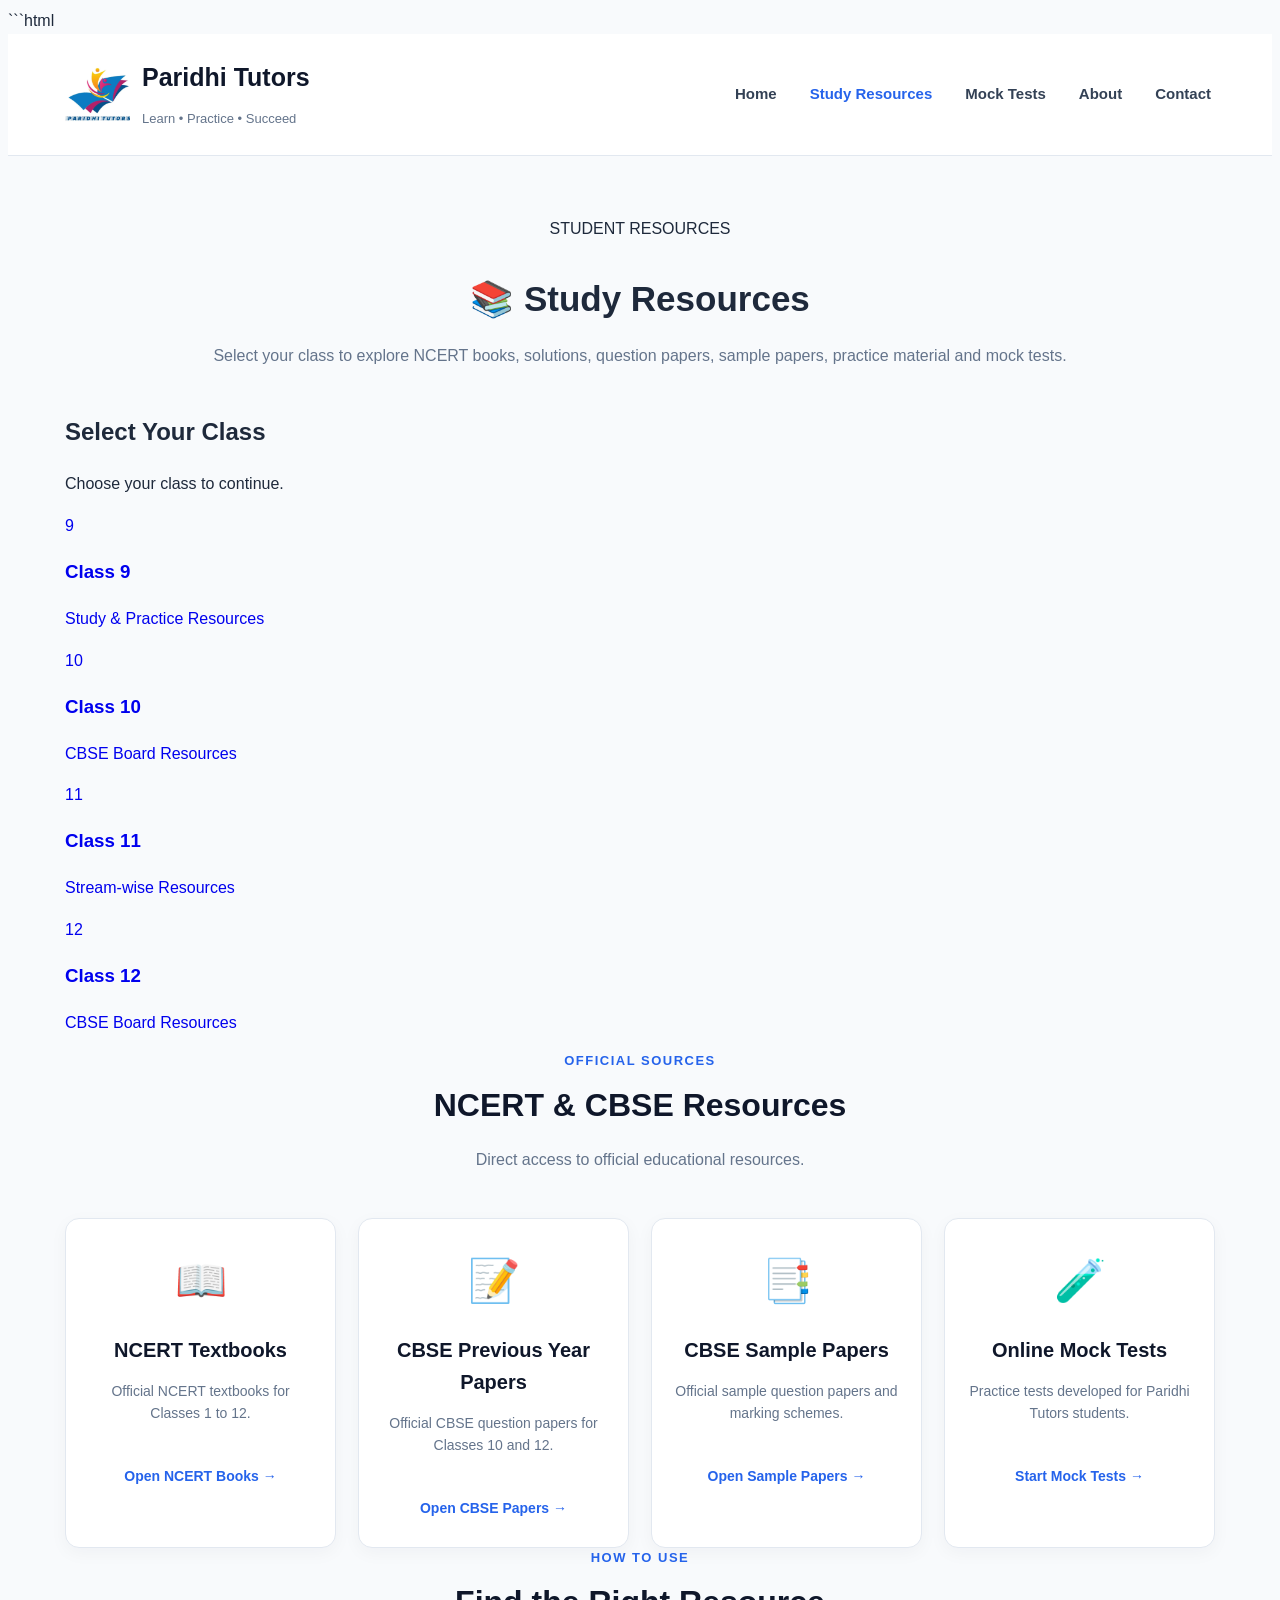
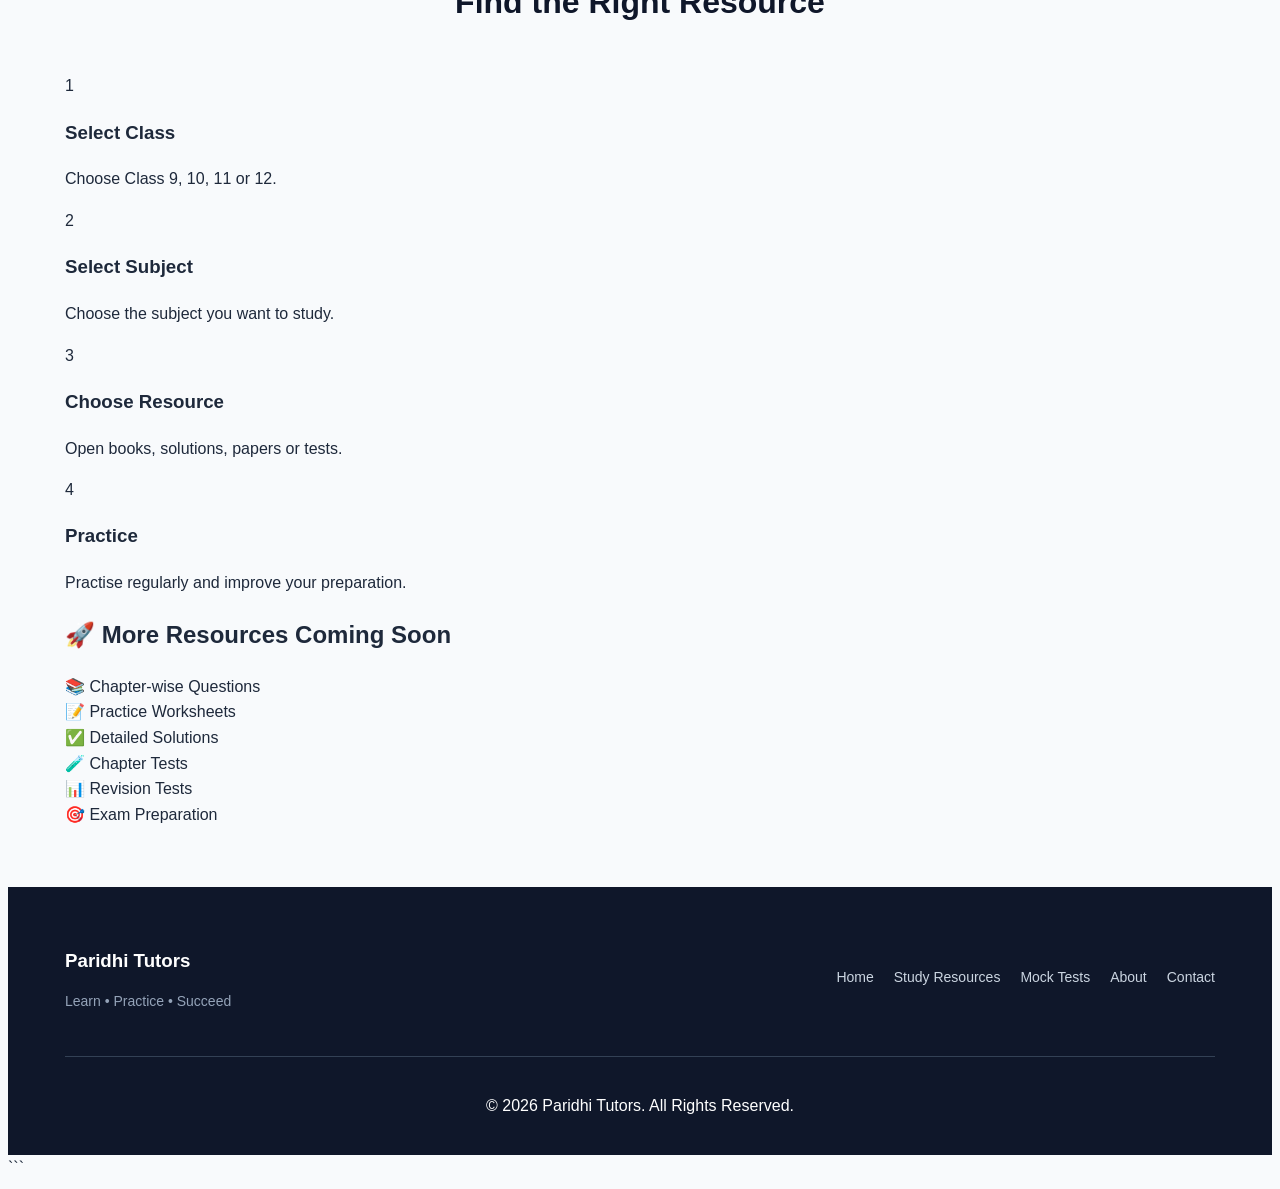
<file: resources.html>
```html
<!DOCTYPE html>
<html lang="en">

<head>

    <meta charset="UTF-8">

    <meta name="viewport"
          content="width=device-width, initial-scale=1.0">

    <title>Study Resources | Paridhi Tutors</title>

    <meta name="description"
          content="Class 9 to 12 CBSE study resources including NCERT books, solutions, previous year papers, sample papers and mock tests.">

    <link rel="stylesheet" href="style.css">

</head>


<body>


<!-- ================= HEADER ================= -->

<header class="site-header">

    <div class="header-container">

        <a href="index.html" class="brand">

            <img src="logo.jpg"
                 alt="Paridhi Tutors Logo"
                 class="logo">

            <div class="brand-text">

                <h1>Paridhi Tutors</h1>

                <p>Learn • Practice • Succeed</p>

            </div>

        </a>


        <nav class="main-nav">

            <a href="index.html">
                Home
            </a>

            <a href="resources.html"
               class="active">
                Study Resources
            </a>

            <a href="mock-tests.html">
                Mock Tests
            </a>

            <a href="index.html#about">
                About
            </a>

            <a href="index.html#contact">
                Contact
            </a>

        </nav>

    </div>

</header>



<!-- ================= MAIN ================= -->

<main class="resources-container">


    <!-- ================= INTRO ================= -->

    <section class="resources-intro">

        <span class="resource-label">
            STUDENT RESOURCES
        </span>

        <h2>
            📚 Study Resources
        </h2>

        <p>
            Select your class to explore NCERT books,
            solutions, question papers, sample papers,
            practice material and mock tests.
        </p>

    </section>



    <!-- ================= CLASS SELECTION ================= -->

    <section class="portal-section">

        <h2>
            Select Your Class
        </h2>

        <p class="portal-description">
            Choose your class to continue.
        </p>


        <div class="class-portal-grid">


            <a href="class9.html"
               class="class-portal-card">

                <span>9</span>

                <div>

                    <h3>
                        Class 9
                    </h3>

                    <p>
                        Study & Practice Resources
                    </p>

                </div>

            </a>



            <a href="class10.html"
               class="class-portal-card">

                <span>10</span>

                <div>

                    <h3>
                        Class 10
                    </h3>

                    <p>
                        CBSE Board Resources
                    </p>

                </div>

            </a>



            <a href="class11.html"
               class="class-portal-card">

                <span>11</span>

                <div>

                    <h3>
                        Class 11
                    </h3>

                    <p>
                        Stream-wise Resources
                    </p>

                </div>

            </a>



            <a href="class12.html"
               class="class-portal-card">

                <span>12</span>

                <div>

                    <h3>
                        Class 12
                    </h3>

                    <p>
                        CBSE Board Resources
                    </p>

                </div>

            </a>


        </div>

    </section>



    <!-- ================= OFFICIAL RESOURCES ================= -->

    <section class="common-resources">

        <div class="section-heading">

            <span>
                OFFICIAL SOURCES
            </span>

            <h2>
                NCERT & CBSE Resources
            </h2>

            <p>
                Direct access to official educational resources.
            </p>

        </div>


        <div class="resource-grid">


            <!-- NCERT -->

            <div class="resource-card">

                <div class="resource-icon">
                    📖
                </div>

                <h3>
                    NCERT Textbooks
                </h3>

                <p>
                    Official NCERT textbooks for Classes 1 to 12.
                </p>

                <a href="https://ncert.nic.in/textbook.php"
                   target="_blank"
                   rel="noopener noreferrer">

                    Open NCERT Books →

                </a>

            </div>



            <!-- CBSE PREVIOUS PAPERS -->

            <div class="resource-card">

                <div class="resource-icon">
                    📝
                </div>

                <h3>
                    CBSE Previous Year Papers
                </h3>

                <p>
                    Official CBSE question papers for Classes 10 and 12.
                </p>

                <a href="https://www.cbse.gov.in/cbsenew/question-paper.html"
                   target="_blank"
                   rel="noopener noreferrer">

                    Open CBSE Papers →

                </a>

            </div>



            <!-- CBSE SAMPLE PAPERS -->

            <div class="resource-card">

                <div class="resource-icon">
                    📑
                </div>

                <h3>
                    CBSE Sample Papers
                </h3>

                <p>
                    Official sample question papers and marking schemes.
                </p>

                <a href="https://cbseacademic.nic.in/sqp_archive.html"
                   target="_blank"
                   rel="noopener noreferrer">

                    Open Sample Papers →

                </a>

            </div>



            <!-- MOCK TESTS -->

            <div class="resource-card">

                <div class="resource-icon">
                    🧪
                </div>

                <h3>
                    Online Mock Tests
                </h3>

                <p>
                    Practice tests developed for Paridhi Tutors students.
                </p>

                <a href="mock-tests.html">

                    Start Mock Tests →

                </a>

            </div>


        </div>

    </section>



    <!-- ================= RESOURCE GUIDE ================= -->

    <section class="resource-guide">

        <div class="section-heading">

            <span>
                HOW TO USE
            </span>

            <h2>
                Find the Right Resource
            </h2>

        </div>


        <div class="resource-guide-grid">


            <div class="guide-card">

                <div>
                    1
                </div>

                <h3>
                    Select Class
                </h3>

                <p>
                    Choose Class 9, 10, 11 or 12.
                </p>

            </div>


            <div class="guide-card">

                <div>
                    2
                </div>

                <h3>
                    Select Subject
                </h3>

                <p>
                    Choose the subject you want to study.
                </p>

            </div>


            <div class="guide-card">

                <div>
                    3
                </div>

                <h3>
                    Choose Resource
                </h3>

                <p>
                    Open books, solutions, papers or tests.
                </p>

            </div>


            <div class="guide-card">

                <div>
                    4
                </div>

                <h3>
                    Practice
                </h3>

                <p>
                    Practise regularly and improve your preparation.
                </p>

            </div>


        </div>

    </section>



    <!-- ================= FUTURE RESOURCES ================= -->

    <section class="future-section">

        <h2>
            🚀 More Resources Coming Soon
        </h2>

        <div class="future-grid">

            <div>
                📚 Chapter-wise Questions
            </div>

            <div>
                📝 Practice Worksheets
            </div>

            <div>
                ✅ Detailed Solutions
            </div>

            <div>
                🧪 Chapter Tests
            </div>

            <div>
                📊 Revision Tests
            </div>

            <div>
                🎯 Exam Preparation
            </div>

        </div>

    </section>


</main>



<!-- ================= FOOTER ================= -->

<footer class="site-footer">

    <div class="footer-content">

        <div>

            <h3>
                Paridhi Tutors
            </h3>

            <p>
                Learn • Practice • Succeed
            </p>

        </div>


        <div class="footer-links">

            <a href="index.html">
                Home
            </a>

            <a href="resources.html">
                Study Resources
            </a>

            <a href="mock-tests.html">
                Mock Tests
            </a>

            <a href="index.html#about">
                About
            </a>

            <a href="index.html#contact">
                Contact
            </a>

        </div>

    </div>


    <div class="footer-bottom">

        <p>
            © 2026 Paridhi Tutors. All Rights Reserved.
        </p>

    </div>

</footer>


</body>

</html>
```
</file>
<file: style.css>
```css
/* =====================================================
   PARIDHI TUTORS - COMPLETE WEBSITE STYLE
   ===================================================== */


/* ================= BASIC RESET ================= */

* {
    margin: 0;
    padding: 0;
    box-sizing: border-box;
}


html {
    scroll-behavior: smooth;
}


body {
    font-family: Arial, Helvetica, sans-serif;
    line-height: 1.6;
    background: #f8fafc;
    color: #1e293b;
}


a {
    text-decoration: none;
}


img {
    max-width: 100%;
}


/* ================= HEADER ================= */

.site-header {
    background: #ffffff;
    border-bottom: 1px solid #e2e8f0;
    position: sticky;
    top: 0;
    z-index: 1000;
}


.header-container {
    max-width: 1150px;
    margin: auto;
    padding: 12px 20px;

    display: flex;
    align-items: center;
    justify-content: space-between;

    gap: 30px;
}


.brand {
    display: flex;
    align-items: center;
    gap: 12px;
    color: #0f172a;
}


.logo {
    width: 65px;
    height: 65px;
    object-fit: contain;
}


.brand-text h1 {
    font-size: 25px;
    line-height: 1.2;
}


.brand-text p {
    font-size: 13px;
    color: #64748b;
}


/* ================= NAVIGATION ================= */

.main-nav {
    display: flex;
    align-items: center;
    gap: 25px;
}


.main-nav a {
    color: #334155;
    font-weight: 600;
    font-size: 15px;
    padding: 8px 4px;
    transition: 0.2s;
}


.main-nav a:hover,
.main-nav a.active {
    color: #2563eb;
}


/* ================= HERO ================= */

.hero {
    background: linear-gradient(
        135deg,
        #eff6ff,
        #f8fafc
    );

    padding: 80px 20px;
}


.hero-content {
    max-width: 1150px;
    margin: auto;

    display: grid;
    grid-template-columns: 1.5fr 1fr;

    gap: 60px;
    align-items: center;
}


.hero-label {
    display: inline-block;

    background: #dbeafe;
    color: #1d4ed8;

    padding: 7px 14px;

    border-radius: 50px;

    font-size: 13px;
    font-weight: bold;

    margin-bottom: 18px;
}


.hero-text h2 {
    font-size: 48px;
    line-height: 1.15;

    margin-bottom: 20px;

    color: #0f172a;
}


.hero-text h2 span {
    color: #2563eb;
}


.hero-text > p {
    max-width: 650px;

    font-size: 18px;

    color: #475569;

    margin-bottom: 30px;
}


/* ================= BUTTONS ================= */

.hero-buttons {
    display: flex;
    gap: 15px;
    flex-wrap: wrap;
}


.primary-button,
.secondary-button {
    display: inline-block;

    padding: 13px 22px;

    border-radius: 8px;

    font-weight: bold;

    transition: 0.2s;
}


.primary-button {
    background: #2563eb;
    color: #ffffff;
}


.primary-button:hover {
    background: #1d4ed8;
    transform: translateY(-2px);
}


.secondary-button {
    background: #ffffff;
    color: #2563eb;

    border: 1px solid #bfdbfe;
}


.secondary-button:hover {
    background: #eff6ff;
}


/* ================= HERO CARD ================= */

.hero-card {
    background: #ffffff;

    padding: 45px 30px;

    border-radius: 18px;

    text-align: center;

    box-shadow:
        0 15px 40px rgba(15, 23, 42, 0.08);
}


.hero-card-icon {
    font-size: 65px;

    margin-bottom: 15px;
}


.hero-card h3 {
    font-size: 24px;

    margin-bottom: 10px;
}


.hero-card p {
    color: #64748b;
}


/* ================= GENERAL SECTIONS ================= */

.section {
    max-width: 1150px;

    margin: auto;

    padding: 75px 20px;
}


.section-heading {
    text-align: center;

    max-width: 700px;

    margin: 0 auto 45px;
}


.section-heading span {
    color: #2563eb;

    font-size: 13px;

    font-weight: bold;

    letter-spacing: 1.5px;
}


.section-heading h2 {
    font-size: 32px;

    margin: 8px 0 12px;

    color: #0f172a;
}


.section-heading p {
    color: #64748b;

    font-size: 16px;
}


/* ================= RESOURCE CARDS ================= */

.resource-grid {
    display: grid;

    grid-template-columns:
        repeat(4, 1fr);

    gap: 22px;
}


.resource-card {
    background: #ffffff;

    border: 1px solid #e2e8f0;

    border-radius: 14px;

    padding: 28px 22px;

    text-align: center;

    transition: 0.25s;

    box-shadow:
        0 5px 18px rgba(15, 23, 42, 0.04);
}


.resource-card:hover {
    transform: translateY(-6px);

    box-shadow:
        0 12px 30px rgba(15, 23, 42, 0.10);
}


.resource-icon {
    font-size: 42px;

    margin-bottom: 12px;
}


.resource-card h3 {
    font-size: 20px;

    margin-bottom: 10px;

    color: #0f172a;
}


.resource-card p {
    font-size: 14px;

    color: #64748b;

    min-height: 70px;

    margin-bottom: 15px;
}


.resource-card a {
    color: #2563eb;

    font-weight: bold;

    font-size: 14px;
}


/* ================= CLASS SECTION ================= */

.class-section {
    background: #ffffff;

    padding: 75px 20px;
}


.class-grid {
    max-width: 900px;

    margin: auto;

    display: grid;

    grid-template-columns:
        repeat(4, 1fr);

    gap: 15px;
}


.class-grid a {
    background: #eff6ff;

    color: #1d4ed8;

    padding: 18px 10px;

    text-align: center;

    border-radius: 9px;

    font-weight: bold;

    border: 1px solid #dbeafe;

    transition: 0.2s;
}


.class-grid a:hover {
    background: #2563eb;

    color: #ffffff;

    transform: translateY(-3px);
}


/* ================= ABOUT ================= */

.about-section {
    background: #f8fafc;
}


.about-grid {
    display: grid;

    grid-template-columns:
        repeat(3, 1fr);

    gap: 25px;
}


.about-card {
    background: #ffffff;

    padding: 30px;

    border-radius: 14px;

    text-align: center;

    border: 1px solid #e2e8f0;
}


.about-icon {
    font-size: 42px;

    margin-bottom: 15px;
}


.about-card h3 {
    margin-bottom: 10px;

    font-size: 20px;
}


.about-card p {
    color: #64748b;

    font-size: 15px;
}


/* ================= CTA ================= */

.cta {
    background: #2563eb;

    padding: 65px 20px;

    text-align: center;

    color: #ffffff;
}


.cta-content {
    max-width: 700px;

    margin: auto;
}


.cta h2 {
    font-size: 34px;

    margin-bottom: 10px;
}


.cta p {
    margin-bottom: 25px;

    opacity: 0.9;
}


.cta .primary-button {
    background: #ffffff;

    color: #2563eb;
}


.cta .primary-button:hover {
    background: #eff6ff;
}


/* ================= CONTACT ================= */

.contact-section {
    background: #ffffff;
}


.contact-card {
    max-width: 750px;

    margin: auto;

    display: grid;

    grid-template-columns:
        repeat(2, 1fr);

    gap: 20px;
}


.contact-item {
    display: flex;

    align-items: center;

    gap: 15px;

    padding: 25px;

    background: #f8fafc;

    border-radius: 12px;

    border: 1px solid #e2e8f0;
}


.contact-icon {
    font-size: 30px;
}


.contact-item h3 {
    font-size: 16px;

    margin-bottom: 3px;
}


.contact-item a {
    color: #2563eb;

    font-size: 14px;

    word-break: break-word;
}


/* ================= FOOTER ================= */

.site-footer {
    background: #0f172a;

    color: #ffffff;

    padding: 40px 20px 20px;
}


.footer-content {
    max-width: 1150px;

    margin: auto;

    display: flex;

    justify-content: space-between;

    gap: 30px;
}


.footer-content h3 {
    margin-bottom: 5px;
}


.footer-content p {
    color: #94a3b8;

    font-size: 14px;
}


.footer-links {
    display: flex;

    gap: 20px;

    align-items: center;

    flex-wrap: wrap;
}


.footer-links a {
    color: #cbd5e1;

    font-size: 14px;
}


.footer-links a:hover {
    color: #ffffff;
}


.footer-bottom {
    max-width: 1150px;

    margin: 30px auto 0;

    padding-top: 20px;

    border-top: 1px solid #334155;

    text-align: center;
}


/* =====================================================
   RESOURCES PAGE
   ===================================================== */

.resources-container {
    max-width: 1150px;

    margin: auto;

    padding: 60px 20px;
}


.resources-intro {
    text-align: center;

    margin-bottom: 45px;
}


.resources-intro h2 {
    font-size: 35px;

    margin-bottom: 10px;
}


.resources-intro p {
    color: #64748b;
}


.coming-soon {
    margin-top: 50px;

    padding: 35px;

    border-radius: 14px;

    background: #eff6ff;

    text-align: center;
}


.coming-soon h2 {
    margin-bottom: 10px;
}


.coming-soon p {
    color: #64748b;
}


.coming-soon ul {
    max-width: 500px;

    margin: 20px auto;

    text-align: left;

    color: #475569;

    line-height: 2;
}


/* ================= MOBILE ================= */

@media (max-width: 900px) {

    .hero-content {
        grid-template-columns: 1fr;

        text-align: center;
    }


    .hero-text > p {
        margin-left: auto;
        margin-right: auto;
    }


    .hero-buttons {
        justify-content: center;
    }


    .resource-grid {
        grid-template-columns:
            repeat(2, 1fr);
    }


    .class-grid {
        grid-template-columns:
            repeat(3, 1fr);
    }


    .about-grid {
        grid-template-columns:
            1fr;
    }

}


@media (max-width: 650px) {

    .header-container {
        flex-direction: column;

        gap: 10px;
    }


    .main-nav {
        gap: 15px;

        flex-wrap: wrap;

        justify-content: center;
    }


    .hero {
        padding: 55px 20px;
    }


    .hero-text h2 {
        font-size: 36px;
    }


    .resource-grid {
        grid-template-columns:
            1fr;
    }


    .class-grid {
        grid-template-columns:
            repeat(2, 1fr);
    }


    .contact-card {
        grid-template-columns:
            1fr;
    }


    .footer-content {
        flex-direction: column;

        text-align: center;

        align-items: center;
    }


    .footer-links {
        justify-content: center;
    }

}


@media (max-width: 400px) {

    .brand-text h1 {
        font-size: 21px;
    }


    .logo {
        width: 55px;

        height: 55px;
    }


    .hero-text h2 {
        font-size: 31px;
    }


    .class-grid {
        grid-template-columns:
            1fr 1fr;
    }

}
```
</file>
